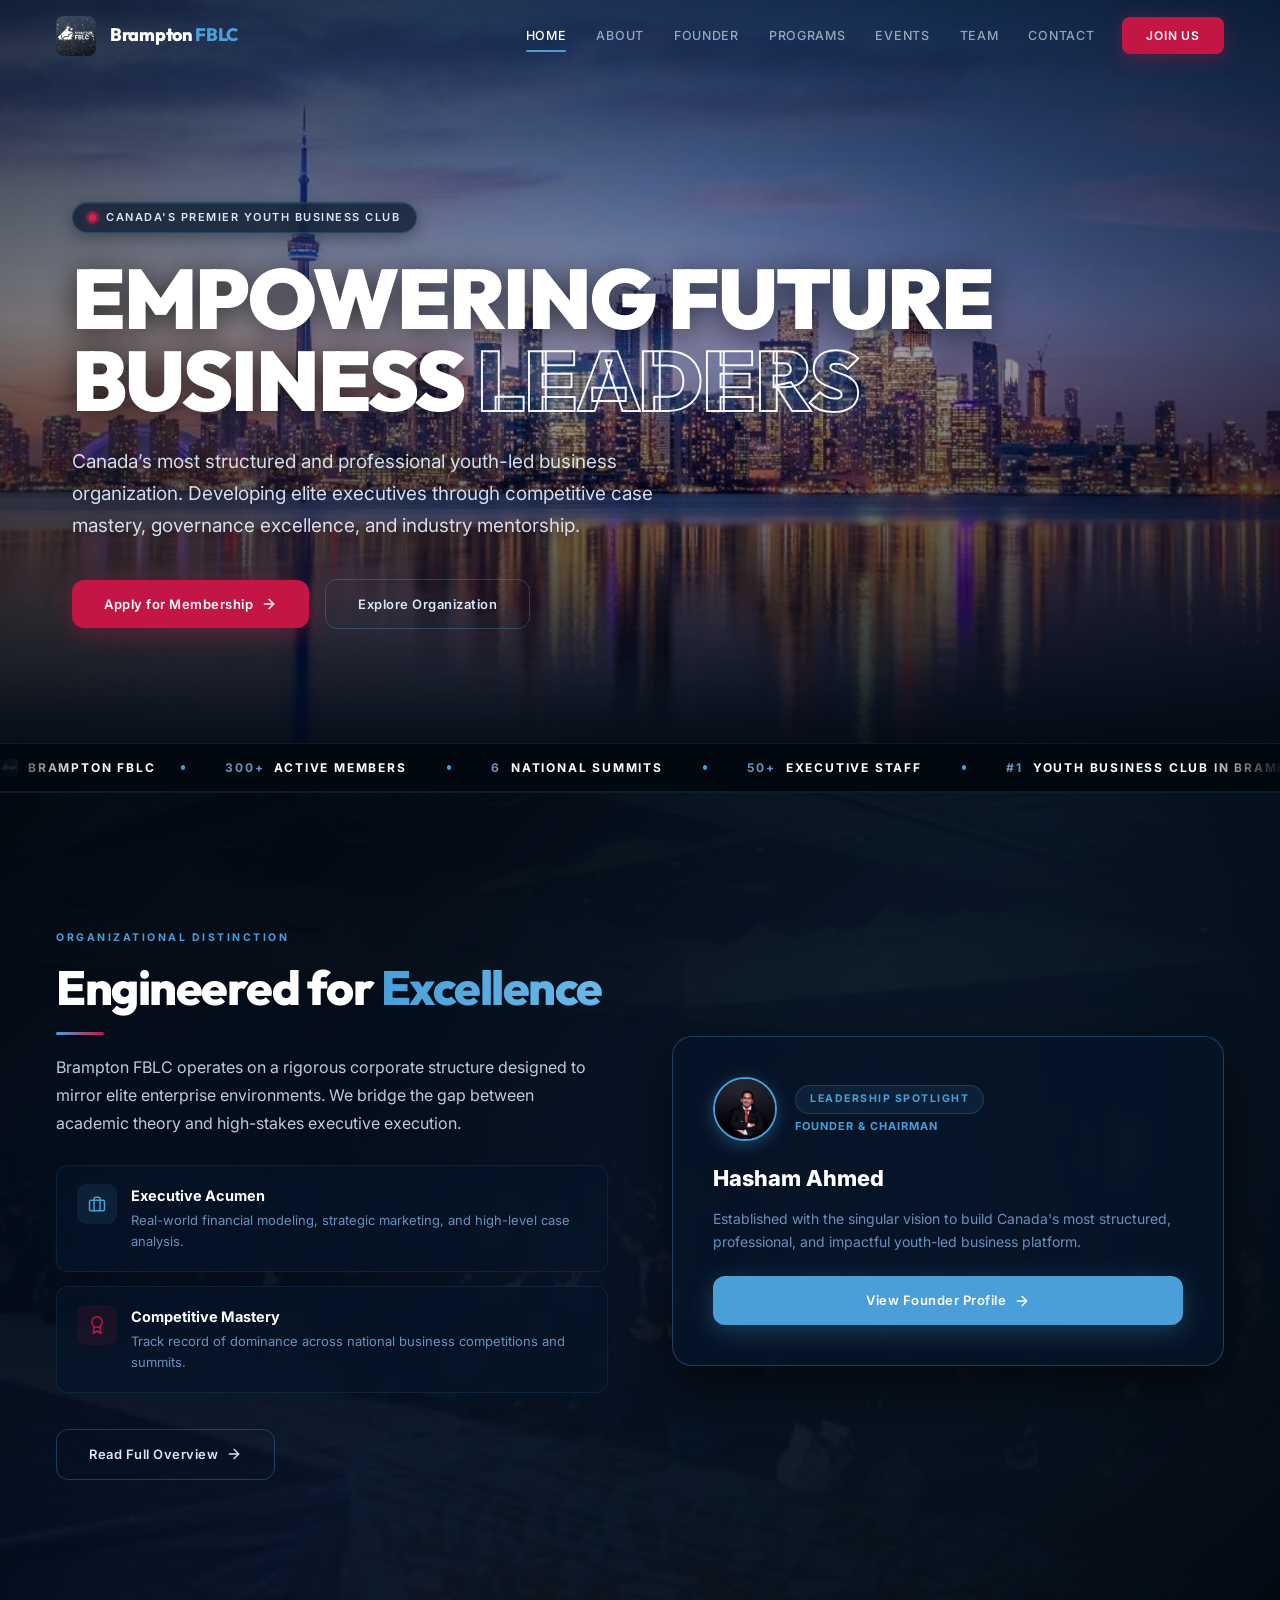
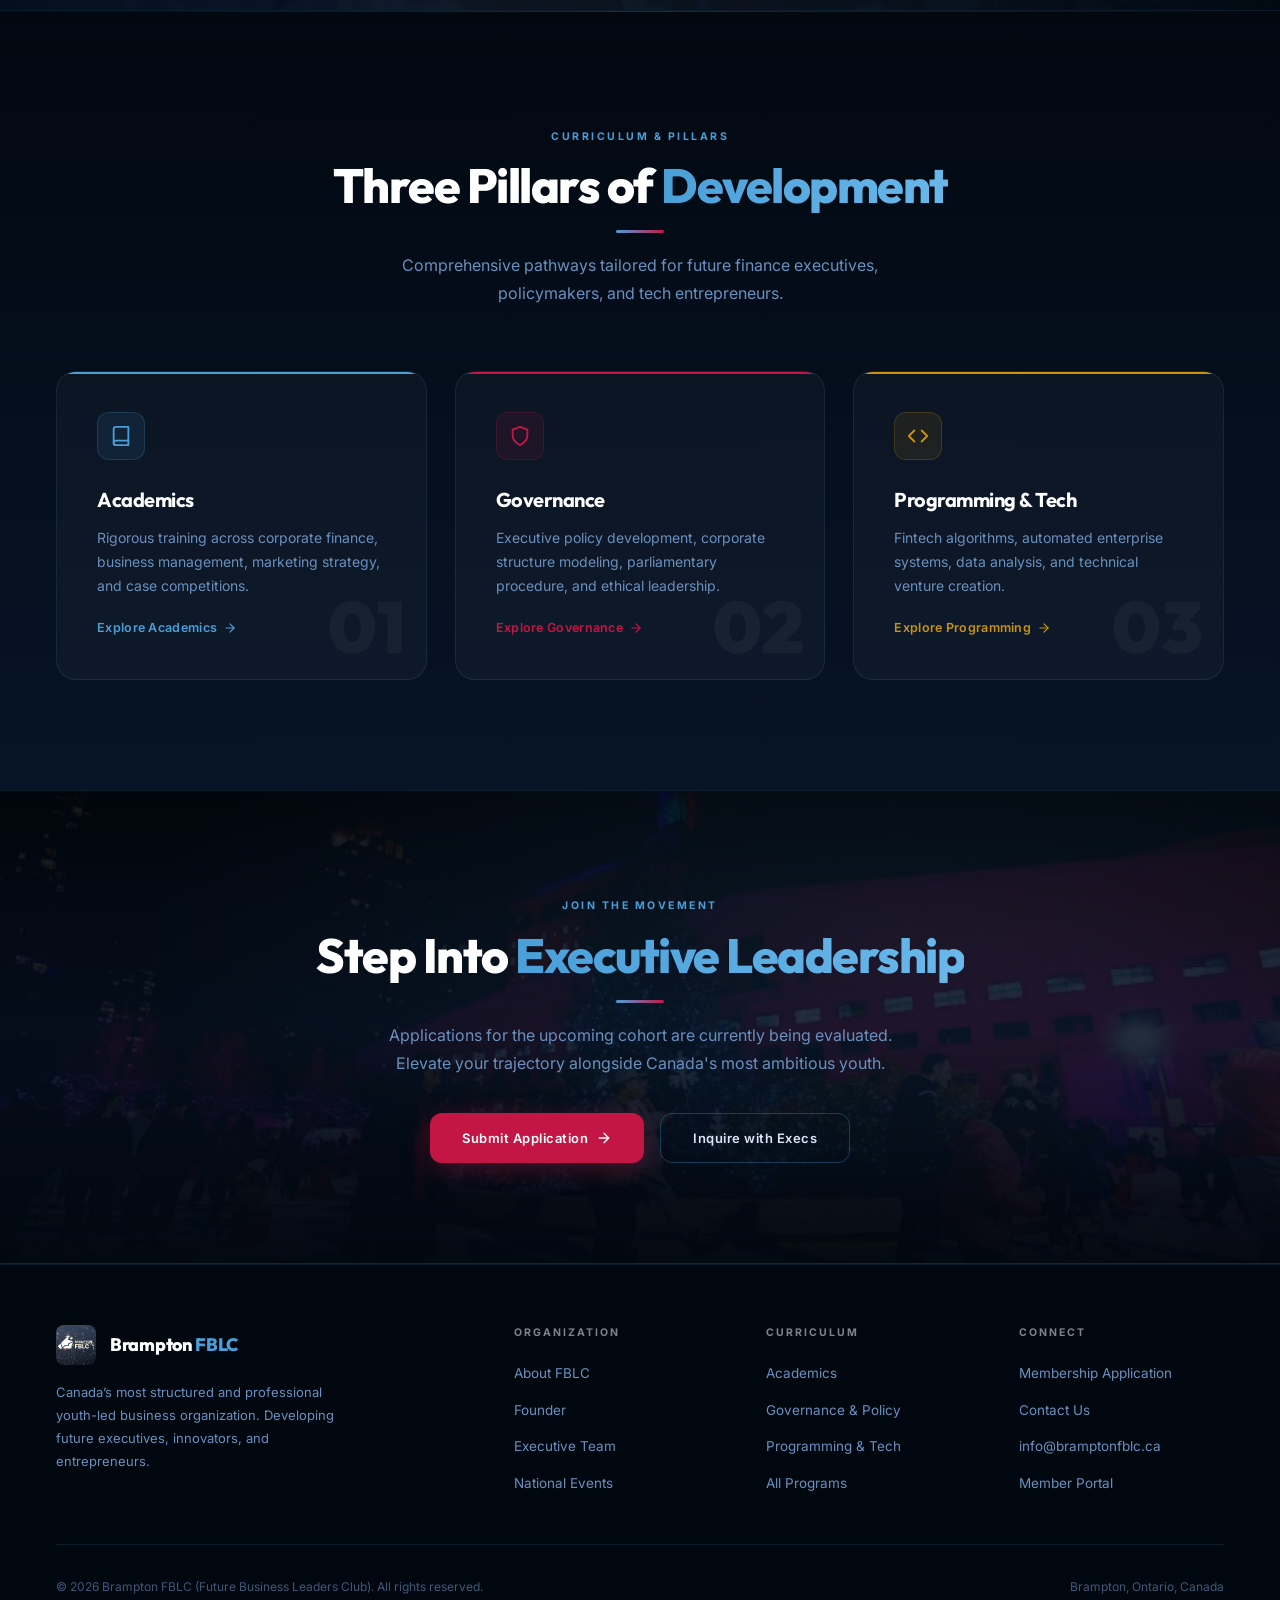
<file: index.html>
<!DOCTYPE html>
<html lang="en">
<head>
  <meta charset="UTF-8">
  <meta name="viewport" content="width=device-width, initial-scale=1.0">
  <title>Empowering Future Business Leaders | Brampton FBLC</title>
  <meta name="description" content="Brampton Future Business Leaders Club - Canada's most structured and professional youth-led business leadership organization.">
  <link rel="icon" type="image/png" href="images/logo.png">
  <link rel="shortcut icon" type="image/png" href="images/logo.png">
  <link rel="stylesheet" href="css/style.css">
</head>
<body class="pt-out">

  <!-- Page Transition Curtain -->
  <div id="pt">
    <div class="pt-strip"></div>
    <div class="pt-strip"></div>
    <div class="pt-strip"></div>
    <div class="pt-strip"></div>
    <div class="pt-strip"></div>
  </div>

  <canvas id="particle-canvas"></canvas>

  <!-- Navbar -->
  <nav id="navbar">
    <a href="index.html" class="nav-logo">
      <div class="nav-logo-mark" style="background: transparent; overflow: hidden; border-radius: 8px;">
        <img src="images/logo.png" alt="Brampton FBLC Logo" style="width: 100%; height: 100%; object-fit: contain;">
      </div>
      <div class="nav-logo-text">Brampton <em>FBLC</em></div>
    </a>

    <ul class="nav-links">
      <li><a href="index.html" class="active">Home</a></li>
      <li><a href="about.html" class="">About</a></li>
      <li><a href="founder.html" class="">Founder</a></li>
      <li class="has-sub">
        <a href="programs.html" class="">Programs</a>
        <div class="nav-dropdown">
          <a href="programs.html">Overview</a>
          <a href="academics.html">Academics</a>
          <a href="governance.html">Governance</a>
          <a href="programming.html">Programming & Tech</a>
        </div>
      </li>
      <li><a href="events.html" class="">Events</a></li>
      <li><a href="team.html" class="">Team</a></li>
      <li><a href="contact.html" class="">Contact</a></li>
      <li><a href="join.html" class="nav-cta-btn">Join Us</a></li>
    </ul>

    <div class="hamburger" id="hamburger" aria-label="Toggle navigation">
      <span></span><span></span><span></span>
    </div>
  </nav>

  <!-- Mobile Menu -->
  <div class="mob-menu" id="mob-menu">
    <a href="index.html">Home</a>
    <a href="about.html">About</a>
    <a href="founder.html">Founder: Hasham Ahmed</a>
    <a href="programs.html">Programs Overview</a>
    <div class="mob-sub">
      <a href="academics.html">Academics</a>
      <a href="governance.html">Governance</a>
      <a href="programming.html">Programming & Tech</a>
    </div>
    <a href="events.html">Events</a>
    <a href="team.html">Team</a>
    <a href="contact.html">Contact</a>
    <a href="join.html" style="color: var(--red-2); font-weight: 700;">Join Us</a>
  </div>

  <!-- Cinematic Skyline Hero Showcase -->
  <section class="skyline-showcase">
    <div class="skyline-bg"></div>
    <div class="skyline-overlay"></div>
    
    <div class="skyline-content">
      <div class="skyline-badge reveal d1">
        <span class="badge-dot"></span>
        <span>Canada's Premier Youth Business Club</span>
      </div>

      <h1 class="skyline-heading reveal d2">
        <span class="solid-text">Empowering Future</span>
        <span>Business <span class="hollow-text">Leaders</span></span>
      </h1>

      <p class="skyline-desc reveal d3">
        Canada’s most structured and professional youth-led business organization. Developing elite executives through competitive case mastery, governance excellence, and industry mentorship.
      </p>

      <div class="skyline-cta reveal d4">
        <a href="join.html" class="btn btn-red">Apply for Membership <svg viewBox="0 0 24 24" fill="none" stroke="currentColor" stroke-width="2" stroke-linecap="round" stroke-linejoin="round"><line x1="5" y1="12" x2="19" y2="12"></line><polyline points="12 5 19 12 12 19"></polyline></svg></a>
        <a href="about.html" class="btn btn-outline">Explore Organization</a>
      </div>
    </div>

    <!-- Live Executive Ticker (Infinite Seamless Circle Loop) -->
    <div class="skyline-ticker" aria-label="Club metrics live looping marquee">
      <div class="ticker-track">
        <!-- Set 1 -->
        <div class="ticker-item"><img src="images/logo.png" alt="FBLC Logo" style="width: 18px; height: 18px; object-fit: contain; vertical-align: middle;"> <em>Brampton FBLC</em></div>
        <div class="ticker-dot"></div>
        <div class="ticker-item">300+ <em>Active Members</em></div>
        <div class="ticker-dot"></div>
        <div class="ticker-item">6 <em>National Summits</em></div>
        <div class="ticker-dot"></div>
        <div class="ticker-item">50+ <em>Executive Staff</em></div>
        <div class="ticker-dot"></div>
        <div class="ticker-item">#1 <em>Youth Business Club in Brampton</em></div>
        <div class="ticker-dot"></div>
        <div class="ticker-item">100% <em>Student-Led &amp; Governed</em></div>
        <div class="ticker-dot"></div>
        <div class="ticker-item">3 Tracks: <em>Academics • Governance • Technology</em></div>
        <div class="ticker-dot"></div>

        <!-- Set 2 (Seamless Infinite Loop Duplicate) -->
        <div class="ticker-item"><img src="images/logo.png" alt="FBLC Logo" style="width: 18px; height: 18px; object-fit: contain; vertical-align: middle;"> <em>Brampton FBLC</em></div>
        <div class="ticker-dot"></div>
        <div class="ticker-item">300+ <em>Active Members</em></div>
        <div class="ticker-dot"></div>
        <div class="ticker-item">6 <em>National Summits</em></div>
        <div class="ticker-dot"></div>
        <div class="ticker-item">50+ <em>Executive Staff</em></div>
        <div class="ticker-dot"></div>
        <div class="ticker-item">#1 <em>Youth Business Club in Brampton</em></div>
        <div class="ticker-dot"></div>
        <div class="ticker-item">100% <em>Student-Led &amp; Governed</em></div>
        <div class="ticker-dot"></div>
        <div class="ticker-item">3 Tracks: <em>Academics • Governance • Technology</em></div>
        <div class="ticker-dot"></div>
      </div>
    </div>
  </section>

  <!-- Overview Highlight (Engineered for Excellence - Conference Background) -->
  <section class="excellence-section">
    <div class="excellence-bg"></div>
    <div class="excellence-overlay"></div>
    
    <div class="container excellence-content">
      <div style="display: grid; grid-template-columns: repeat(auto-fit, minmax(320px, 1fr)); gap: 64px; align-items: center;">
        <div class="rev-l">
          <span class="sec-tag">Organizational Distinction</span>
          <h2 class="sec-title">Engineered for <span>Excellence</span></h2>
          <div class="sec-divider"></div>
          <p class="sec-desc" style="color: rgba(216, 230, 245, 0.88);">
            Brampton FBLC operates on a rigorous corporate structure designed to mirror elite enterprise environments. We bridge the gap between academic theory and high-stakes executive execution.
          </p>
          <div class="feat-list">
            <div class="feat-item" style="background: rgba(7, 20, 40, 0.7); backdrop-filter: blur(8px); border: 1px solid var(--border);">
              <div class="feat-icon blue"><svg viewBox="0 0 24 24" fill="none" stroke="currentColor" stroke-width="2" stroke-linecap="round" stroke-linejoin="round"><rect x="2" y="7" width="20" height="14" rx="2" ry="2"></rect><path d="M16 21V5a2 2 0 0 0-2-2h-4a2 2 0 0 0-2 2v16"></path></svg></div>
              <div class="feat-content">
                <h4>Executive Acumen</h4>
                <p>Real-world financial modeling, strategic marketing, and high-level case analysis.</p>
              </div>
            </div>
            <div class="feat-item" style="background: rgba(7, 20, 40, 0.7); backdrop-filter: blur(8px); border: 1px solid var(--border);">
              <div class="feat-icon red"><svg viewBox="0 0 24 24" fill="none" stroke="currentColor" stroke-width="2" stroke-linecap="round" stroke-linejoin="round"><circle cx="12" cy="8" r="7"></circle><polyline points="8.21 13.89 7 23 12 20 17 23 15.79 13.88"></polyline></svg></div>
              <div class="feat-content">
                <h4>Competitive Mastery</h4>
                <p>Track record of dominance across national business competitions and summits.</p>
              </div>
            </div>
          </div>
          <div style="margin-top: 36px;">
            <a href="about.html" class="btn btn-outline">Read Full Overview <svg viewBox="0 0 24 24" fill="none" stroke="currentColor" stroke-width="2" stroke-linecap="round" stroke-linejoin="round"><line x1="5" y1="12" x2="19" y2="12"></line><polyline points="12 5 19 12 12 19"></polyline></svg></a>
          </div>
        </div>

        <div class="rev-r">
          <div class="excellence-glass-box tilt-card">
            <div style="display: flex; align-items: center; gap: 18px; margin-bottom: 20px;">
              <div style="width: 64px; height: 64px; border-radius: 50%; overflow: hidden; border: 2px solid var(--blue); flex-shrink: 0; box-shadow: 0 4px 16px rgba(74,159,216,0.35);">
                <img src="images/hasham_ahmed.jpg" alt="Hasham Ahmed" style="width: 100%; height: 100%; object-fit: cover; object-position: center top;">
              </div>
              <div>
                <div class="badge badge-blue" style="margin-bottom: 4px;">Leadership Spotlight</div>
                <div style="font-size: 11px; font-weight: 700; color: var(--blue); letter-spacing: 1px; text-transform: uppercase;">Founder & Chairman</div>
              </div>
            </div>
            <h3 style="font-size: 22px; font-weight: 800; color: #fff; margin-bottom: 10px;">Hasham Ahmed</h3>
            <p style="color: var(--muted); line-height: 1.7; font-size: 14px; margin-bottom: 22px;">
              Established with the singular vision to build Canada's most structured, professional, and impactful youth-led business platform.
            </p>
            <a href="founder.html" class="btn btn-blue" style="width: 100%; justify-content: center;">View Founder Profile <svg viewBox="0 0 24 24" fill="none" stroke="currentColor" stroke-width="2" stroke-linecap="round" stroke-linejoin="round"><line x1="5" y1="12" x2="19" y2="12"></line><polyline points="12 5 19 12 12 19"></polyline></svg></a>
          </div>
        </div>
      </div>
    </div>
  </section>

  <div class="glow-sep"></div>

  <!-- Core Pillars -->
  <section class="section-pad" style="background: linear-gradient(180deg, var(--deep) 0%, var(--navy) 100%);">
    <div class="container">
      <div class="text-center reveal" style="margin-bottom: 64px;">
        <span class="sec-tag">Curriculum & Pillars</span>
        <h2 class="sec-title">Three Pillars of <span>Development</span></h2>
        <div class="sec-divider"></div>
        <p class="sec-desc">Comprehensive pathways tailored for future finance executives, policymakers, and tech entrepreneurs.</p>
      </div>

      <div style="display: grid; grid-template-columns: repeat(auto-fit, minmax(300px, 1fr)); gap: 28px;">
        <div class="card prog-card tilt-card reveal d1">
          <div class="prog-num">01</div>
          <div class="prog-icon blue"><svg viewBox="0 0 24 24" fill="none" stroke="currentColor" stroke-width="2" stroke-linecap="round" stroke-linejoin="round"><path d="M4 19.5A2.5 2.5 0 0 1 6.5 17H20"></path><path d="M6.5 2H20v20H6.5A2.5 2.5 0 0 1 4 19.5v-15A2.5 2.5 0 0 1 6.5 2z"></path></svg></div>
          <h3>Academics</h3>
          <p>Rigorous training across corporate finance, business management, marketing strategy, and case competitions.</p>
          <a href="academics.html" class="card-link">Explore Academics <svg viewBox="0 0 24 24" fill="none" stroke="currentColor" stroke-width="2" stroke-linecap="round" stroke-linejoin="round"><line x1="5" y1="12" x2="19" y2="12"></line><polyline points="12 5 19 12 12 19"></polyline></svg></a>
        </div>

        <div class="card prog-card red tilt-card reveal d2">
          <div class="prog-num">02</div>
          <div class="prog-icon red"><svg viewBox="0 0 24 24" fill="none" stroke="currentColor" stroke-width="2" stroke-linecap="round" stroke-linejoin="round"><path d="M12 22s8-4 8-10V5l-8-3-8 3v7c0 6 8 10 8 10z"></path></svg></div>
          <h3>Governance</h3>
          <p>Executive policy development, corporate structure modeling, parliamentary procedure, and ethical leadership.</p>
          <a href="governance.html" class="card-link red">Explore Governance <svg viewBox="0 0 24 24" fill="none" stroke="currentColor" stroke-width="2" stroke-linecap="round" stroke-linejoin="round"><line x1="5" y1="12" x2="19" y2="12"></line><polyline points="12 5 19 12 12 19"></polyline></svg></a>
        </div>

        <div class="card prog-card gold tilt-card reveal d3">
          <div class="prog-num">03</div>
          <div class="prog-icon gold"><svg viewBox="0 0 24 24" fill="none" stroke="currentColor" stroke-width="2" stroke-linecap="round" stroke-linejoin="round"><polyline points="16 18 22 12 16 6"></polyline><polyline points="8 6 2 12 8 18"></polyline></svg></div>
          <h3>Programming & Tech</h3>
          <p>Fintech algorithms, automated enterprise systems, data analysis, and technical venture creation.</p>
          <a href="programming.html" class="card-link" style="color: var(--gold);">Explore Programming <svg viewBox="0 0 24 24" fill="none" stroke="currentColor" stroke-width="2" stroke-linecap="round" stroke-linejoin="round"><line x1="5" y1="12" x2="19" y2="12"></line><polyline points="12 5 19 12 12 19"></polyline></svg></a>
        </div>
      </div>
    </div>
  </section>

  <!-- CTA Banner with Brampton City Hall Night Background -->
  <section class="page-hero" style="padding: 100px 56px; border-top: 1px solid var(--border);">
    <div class="page-hero-bg bg-brampton-night"></div>
    <div class="page-hero-overlay"></div>
    <div class="container text-center reveal page-hero-inner" style="max-width: 800px; margin: 0 auto;">
      <span class="sec-tag">Join the Movement</span>
      <h2 class="sec-title">Step Into <span>Executive Leadership</span></h2>
      <div class="sec-divider"></div>
      <p class="sec-desc" style="margin-bottom: 36px;">
        Applications for the upcoming cohort are currently being evaluated. Elevate your trajectory alongside Canada's most ambitious youth.
      </p>
      <div style="display: flex; gap: 16px; justify-content: center; flex-wrap: wrap;">
        <a href="join.html" class="btn btn-red">Submit Application <svg viewBox="0 0 24 24" fill="none" stroke="currentColor" stroke-width="2" stroke-linecap="round" stroke-linejoin="round"><line x1="5" y1="12" x2="19" y2="12"></line><polyline points="12 5 19 12 12 19"></polyline></svg></a>
        <a href="contact.html" class="btn btn-outline">Inquire with Execs</a>
      </div>
    </div>
  </section>

  <!-- Footer -->
  <footer>
    <div class="ft-top">
      <div class="ft-brand">
        <a href="index.html" class="nav-logo">
          <div class="nav-logo-mark" style="background: transparent; overflow: hidden; border-radius: 8px;">
            <img src="images/logo.png" alt="Brampton FBLC Logo" style="width: 100%; height: 100%; object-fit: contain;">
          </div>
          <div class="nav-logo-text">Brampton <em>FBLC</em></div>
        </a>
        <p>Canada’s most structured and professional youth-led business organization. Developing future executives, innovators, and entrepreneurs.</p>
      </div>

      <div class="ft-col">
        <h5>Organization</h5>
        <ul>
          <li><a href="about.html">About FBLC</a></li>
          <li><a href="founder.html">Founder</a></li>
          <li><a href="team.html">Executive Team</a></li>
          <li><a href="events.html">National Events</a></li>
        </ul>
      </div>

      <div class="ft-col">
        <h5>Curriculum</h5>
        <ul>
          <li><a href="academics.html">Academics</a></li>
          <li><a href="governance.html">Governance & Policy</a></li>
          <li><a href="programming.html">Programming & Tech</a></li>
          <li><a href="programs.html">All Programs</a></li>
        </ul>
      </div>

      <div class="ft-col">
        <h5>Connect</h5>
        <ul>
          <li><a href="join.html">Membership Application</a></li>
          <li><a href="contact.html">Contact Us</a></li>
          <li><a href="mailto:info@bramptonfblc.ca">info@bramptonfblc.ca</a></li>
          <li><a href="#">Member Portal</a></li>
        </ul>
      </div>
    </div>

    <div class="ft-bottom">
      <p>&copy; 2026 Brampton FBLC (Future Business Leaders Club). All rights reserved.</p>
      <p>Brampton, Ontario, Canada</p>
    </div>
  </footer>

  <script src="js/main.js"></script>
</body>
</html>
</file>
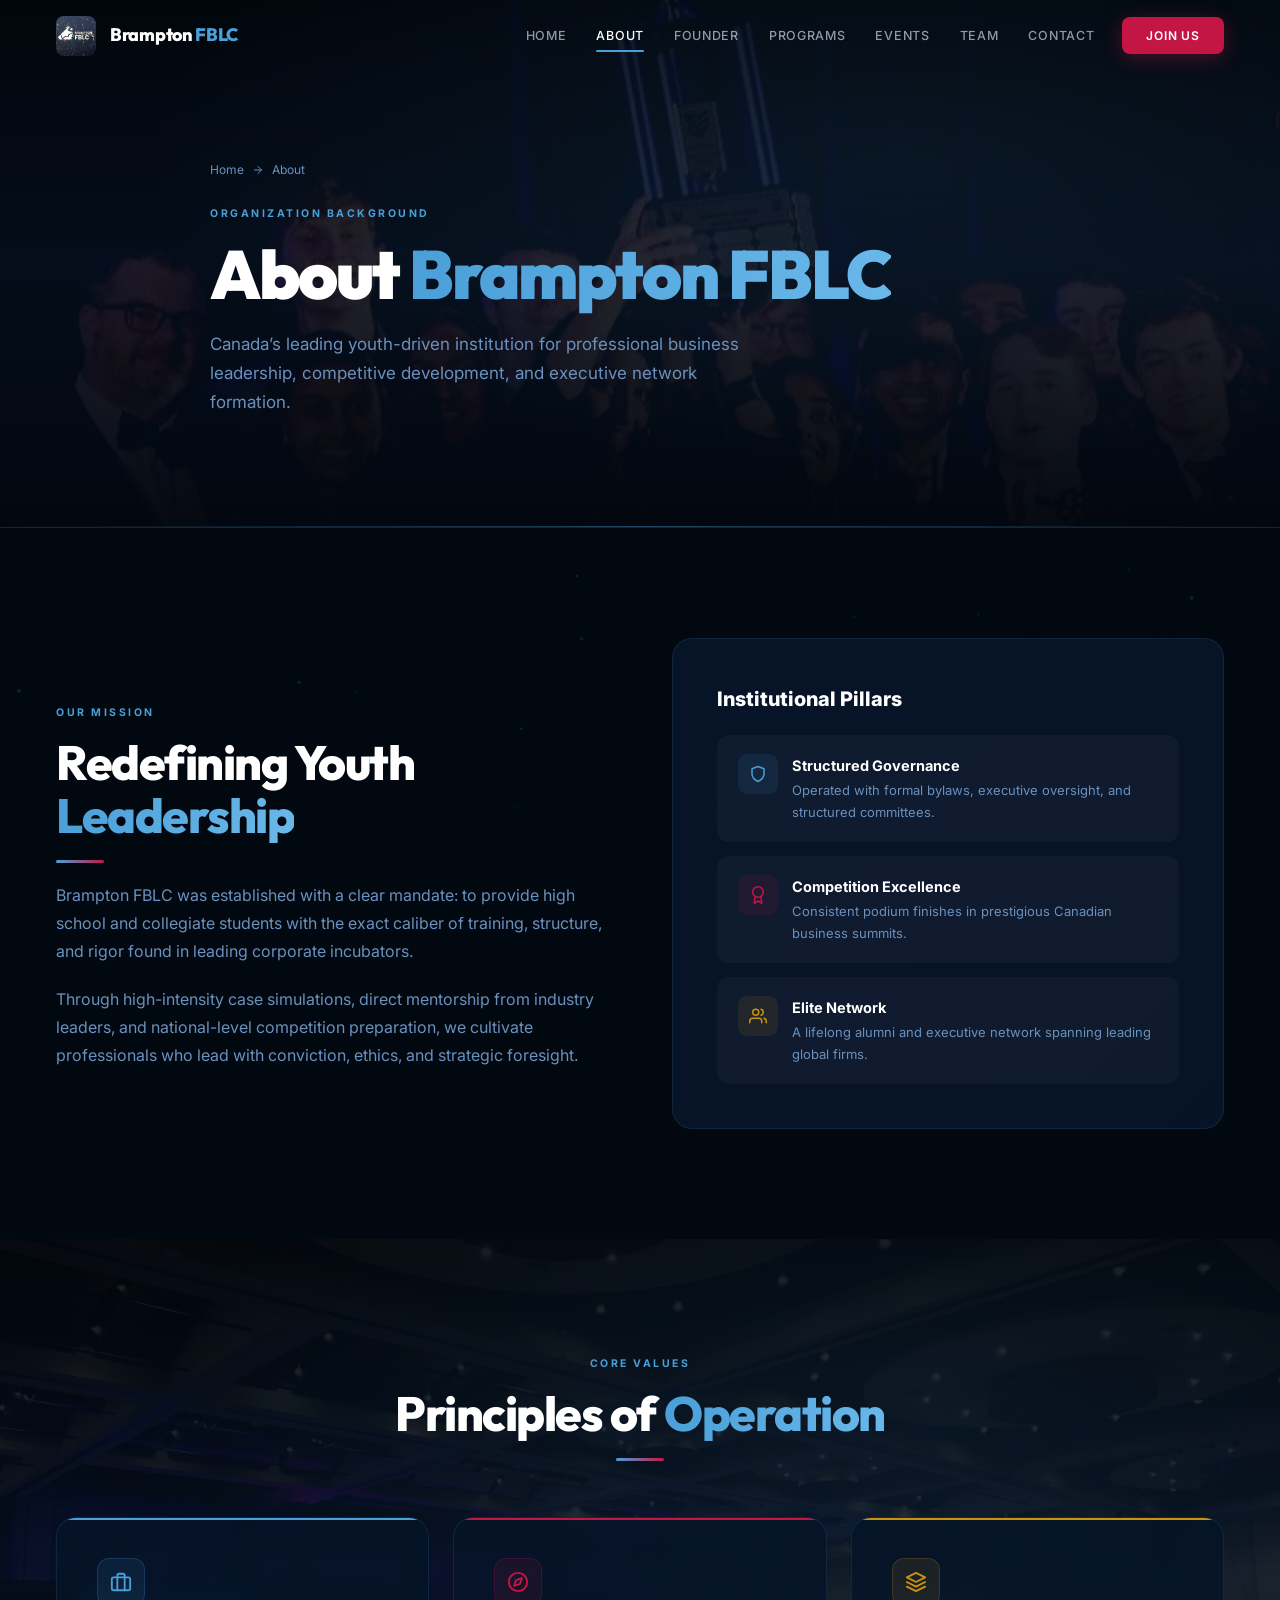
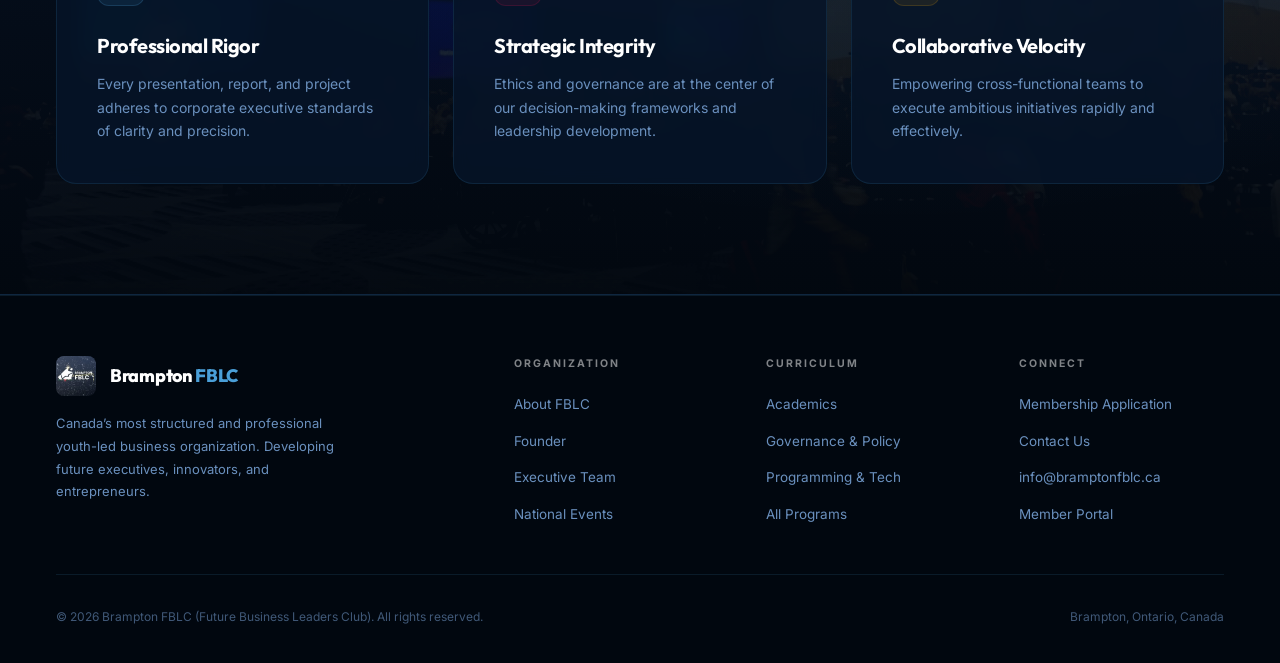
<file: about.html>
<!DOCTYPE html>
<html lang="en">
<head>
  <meta charset="UTF-8">
  <meta name="viewport" content="width=device-width, initial-scale=1.0">
  <title>About Brampton FBLC | Brampton FBLC</title>
  <meta name="description" content="Brampton Future Business Leaders Club - Canada's most structured and professional youth-led business leadership organization.">
  <link rel="icon" type="image/png" href="images/logo.png">
  <link rel="shortcut icon" type="image/png" href="images/logo.png">
  <link rel="stylesheet" href="css/style.css">
</head>
<body class="pt-out">

  <!-- Page Transition Curtain -->
  <div id="pt">
    <div class="pt-strip"></div>
    <div class="pt-strip"></div>
    <div class="pt-strip"></div>
    <div class="pt-strip"></div>
    <div class="pt-strip"></div>
  </div>

  <canvas id="particle-canvas"></canvas>

  <!-- Navbar -->
  <nav id="navbar">
    <a href="index.html" class="nav-logo">
      <div class="nav-logo-mark" style="background: transparent; overflow: hidden; border-radius: 8px;">
        <img src="images/logo.png" alt="Brampton FBLC Logo" style="width: 100%; height: 100%; object-fit: contain;">
      </div>
      <div class="nav-logo-text">Brampton <em>FBLC</em></div>
    </a>

    <ul class="nav-links">
      <li><a href="index.html" class="">Home</a></li>
      <li><a href="about.html" class="active">About</a></li>
      <li><a href="founder.html" class="">Founder</a></li>
      <li class="has-sub">
        <a href="programs.html" class="">Programs</a>
        <div class="nav-dropdown">
          <a href="programs.html">Overview</a>
          <a href="academics.html">Academics</a>
          <a href="governance.html">Governance</a>
          <a href="programming.html">Programming & Tech</a>
        </div>
      </li>
      <li><a href="events.html" class="">Events</a></li>
      <li><a href="team.html" class="">Team</a></li>
      <li><a href="contact.html" class="">Contact</a></li>
      <li><a href="join.html" class="nav-cta-btn">Join Us</a></li>
    </ul>

    <div class="hamburger" id="hamburger" aria-label="Toggle navigation">
      <span></span><span></span><span></span>
    </div>
  </nav>

  <!-- Mobile Menu -->
  <div class="mob-menu" id="mob-menu">
    <a href="index.html">Home</a>
    <a href="about.html">About</a>
    <a href="founder.html">Founder: Hasham Ahmed</a>
    <a href="programs.html">Programs Overview</a>
    <div class="mob-sub">
      <a href="academics.html">Academics</a>
      <a href="governance.html">Governance</a>
      <a href="programming.html">Programming & Tech</a>
    </div>
    <a href="events.html">Events</a>
    <a href="team.html">Team</a>
    <a href="contact.html">Contact</a>
    <a href="join.html" style="color: var(--red-2); font-weight: 700;">Join Us</a>
  </div>

  <div class="page-hero">
    <div class="page-hero-bg bg-trophy-celebration"></div>
    <div class="page-hero-overlay"></div>
    <div class="container page-hero-inner">
      <div class="breadcrumb">
        <a href="index.html">Home</a> <svg viewBox="0 0 24 24" fill="none" stroke="currentColor" stroke-width="2" stroke-linecap="round" stroke-linejoin="round"><line x1="5" y1="12" x2="19" y2="12"></line><polyline points="12 5 19 12 12 19"></polyline></svg> <span>About</span>
      </div>
      <span class="ph-tag">Organization Background</span>
      <h1 class="ph-title">About <span>Brampton FBLC</span></h1>
      <p class="ph-desc">
        Canada’s leading youth-driven institution for professional business leadership, competitive development, and executive network formation.
      </p>
    </div>
    <div class="ph-line"></div>
  </div>

  <section class="section-pad">
    <div class="container">
      <div style="display: grid; grid-template-columns: repeat(auto-fit, minmax(320px, 1fr)); gap: 64px; align-items: center;">
        <div class="rev-l">
          <span class="sec-tag">Our Mission</span>
          <h2 class="sec-title">Redefining Youth <span>Leadership</span></h2>
          <div class="sec-divider"></div>
          <p class="sec-desc" style="margin-bottom: 20px;">
            Brampton FBLC was established with a clear mandate: to provide high school and collegiate students with the exact caliber of training, structure, and rigor found in leading corporate incubators.
          </p>
          <p class="sec-desc">
            Through high-intensity case simulations, direct mentorship from industry leaders, and national-level competition preparation, we cultivate professionals who lead with conviction, ethics, and strategic foresight.
          </p>
        </div>

        <div class="rev-r">
          <div class="card" style="padding: 44px; background: linear-gradient(135deg, var(--navy), rgba(7,20,40,0.95));">
            <h3 style="font-size: 20px; font-weight: 800; color: #fff; margin-bottom: 20px;">Institutional Pillars</h3>
            <div class="feat-list" style="margin-top: 0;">
              <div class="feat-item">
                <div class="feat-icon blue"><svg viewBox="0 0 24 24" fill="none" stroke="currentColor" stroke-width="2" stroke-linecap="round" stroke-linejoin="round"><path d="M12 22s8-4 8-10V5l-8-3-8 3v7c0 6 8 10 8 10z"></path></svg></div>
                <div class="feat-content">
                  <h4>Structured Governance</h4>
                  <p>Operated with formal bylaws, executive oversight, and structured committees.</p>
                </div>
              </div>
              <div class="feat-item">
                <div class="feat-icon red"><svg viewBox="0 0 24 24" fill="none" stroke="currentColor" stroke-width="2" stroke-linecap="round" stroke-linejoin="round"><circle cx="12" cy="8" r="7"></circle><polyline points="8.21 13.89 7 23 12 20 17 23 15.79 13.88"></polyline></svg></div>
                <div class="feat-content">
                  <h4>Competition Excellence</h4>
                  <p>Consistent podium finishes in prestigious Canadian business summits.</p>
                </div>
              </div>
              <div class="feat-item">
                <div class="feat-icon gold"><svg viewBox="0 0 24 24" fill="none" stroke="currentColor" stroke-width="2" stroke-linecap="round" stroke-linejoin="round"><path d="M17 21v-2a4 4 0 0 0-4-4H5a4 4 0 0 0-4 4v2"></path><circle cx="9" cy="7" r="4"></circle><path d="M23 21v-2a4 4 0 0 0-3-3.87"></path><path d="M16 3.13a4 4 0 0 1 0 7.75"></path></svg></div>
                <div class="feat-content">
                  <h4>Elite Network</h4>
                  <p>A lifelong alumni and executive network spanning leading global firms.</p>
                </div>
              </div>
            </div>
          </div>
        </div>
      </div>
    </div>
  </section>

  <!-- Values with FBLA Stage Backdrop -->
  <section class="page-hero" style="padding: 110px 56px;">
    <div class="page-hero-bg bg-fbla-stage"></div>
    <div class="page-hero-overlay"></div>
    <div class="container page-hero-inner" style="max-width: 1200px;">
      <div class="text-center reveal" style="margin-bottom: 56px;">
        <span class="sec-tag">Core Values</span>
        <h2 class="sec-title">Principles of <span>Operation</span></h2>
        <div class="sec-divider"></div>
      </div>

      <div style="display: grid; grid-template-columns: repeat(auto-fit, minmax(280px, 1fr)); gap: 24px;">
        <div class="card prog-card reveal d1" style="background: rgba(7, 20, 40, 0.85); backdrop-filter: blur(8px);">
          <div class="prog-icon blue"><svg viewBox="0 0 24 24" fill="none" stroke="currentColor" stroke-width="2" stroke-linecap="round" stroke-linejoin="round"><rect x="2" y="7" width="20" height="14" rx="2" ry="2"></rect><path d="M16 21V5a2 2 0 0 0-2-2h-4a2 2 0 0 0-2 2v16"></path></svg></div>
          <h3>Professional Rigor</h3>
          <p>Every presentation, report, and project adheres to corporate executive standards of clarity and precision.</p>
        </div>

        <div class="card prog-card red reveal d2" style="background: rgba(7, 20, 40, 0.85); backdrop-filter: blur(8px);">
          <div class="prog-icon red"><svg viewBox="0 0 24 24" fill="none" stroke="currentColor" stroke-width="2" stroke-linecap="round" stroke-linejoin="round"><circle cx="12" cy="12" r="10"></circle><polygon points="16.24 7.76 14.12 14.12 7.76 16.24 9.88 9.88 16.24 7.76"></polygon></svg></div>
          <h3>Strategic Integrity</h3>
          <p>Ethics and governance are at the center of our decision-making frameworks and leadership development.</p>
        </div>

        <div class="card prog-card gold reveal d3" style="background: rgba(7, 20, 40, 0.85); backdrop-filter: blur(8px);">
          <div class="prog-icon gold"><svg viewBox="0 0 24 24" fill="none" stroke="currentColor" stroke-width="2" stroke-linecap="round" stroke-linejoin="round"><polygon points="12 2 2 7 12 12 22 7 12 2"></polygon><polyline points="2 17 12 22 22 17"></polyline><polyline points="2 12 12 17 22 12"></polyline></svg></div>
          <h3>Collaborative Velocity</h3>
          <p>Empowering cross-functional teams to execute ambitious initiatives rapidly and effectively.</p>
        </div>
      </div>
    </div>
  </section>

  <!-- Footer -->
  <footer>
    <div class="ft-top">
      <div class="ft-brand">
        <a href="index.html" class="nav-logo">
          <div class="nav-logo-mark" style="background: transparent; overflow: hidden; border-radius: 8px;">
            <img src="images/logo.png" alt="Brampton FBLC Logo" style="width: 100%; height: 100%; object-fit: contain;">
          </div>
          <div class="nav-logo-text">Brampton <em>FBLC</em></div>
        </a>
        <p>Canada’s most structured and professional youth-led business organization. Developing future executives, innovators, and entrepreneurs.</p>
      </div>

      <div class="ft-col">
        <h5>Organization</h5>
        <ul>
          <li><a href="about.html">About FBLC</a></li>
          <li><a href="founder.html">Founder</a></li>
          <li><a href="team.html">Executive Team</a></li>
          <li><a href="events.html">National Events</a></li>
        </ul>
      </div>

      <div class="ft-col">
        <h5>Curriculum</h5>
        <ul>
          <li><a href="academics.html">Academics</a></li>
          <li><a href="governance.html">Governance & Policy</a></li>
          <li><a href="programming.html">Programming & Tech</a></li>
          <li><a href="programs.html">All Programs</a></li>
        </ul>
      </div>

      <div class="ft-col">
        <h5>Connect</h5>
        <ul>
          <li><a href="join.html">Membership Application</a></li>
          <li><a href="contact.html">Contact Us</a></li>
          <li><a href="mailto:info@bramptonfblc.ca">info@bramptonfblc.ca</a></li>
          <li><a href="#">Member Portal</a></li>
        </ul>
      </div>
    </div>

    <div class="ft-bottom">
      <p>&copy; 2026 Brampton FBLC (Future Business Leaders Club). All rights reserved.</p>
      <p>Brampton, Ontario, Canada</p>
    </div>
  </footer>

  <script src="js/main.js"></script>
</body>
</html>
</file>
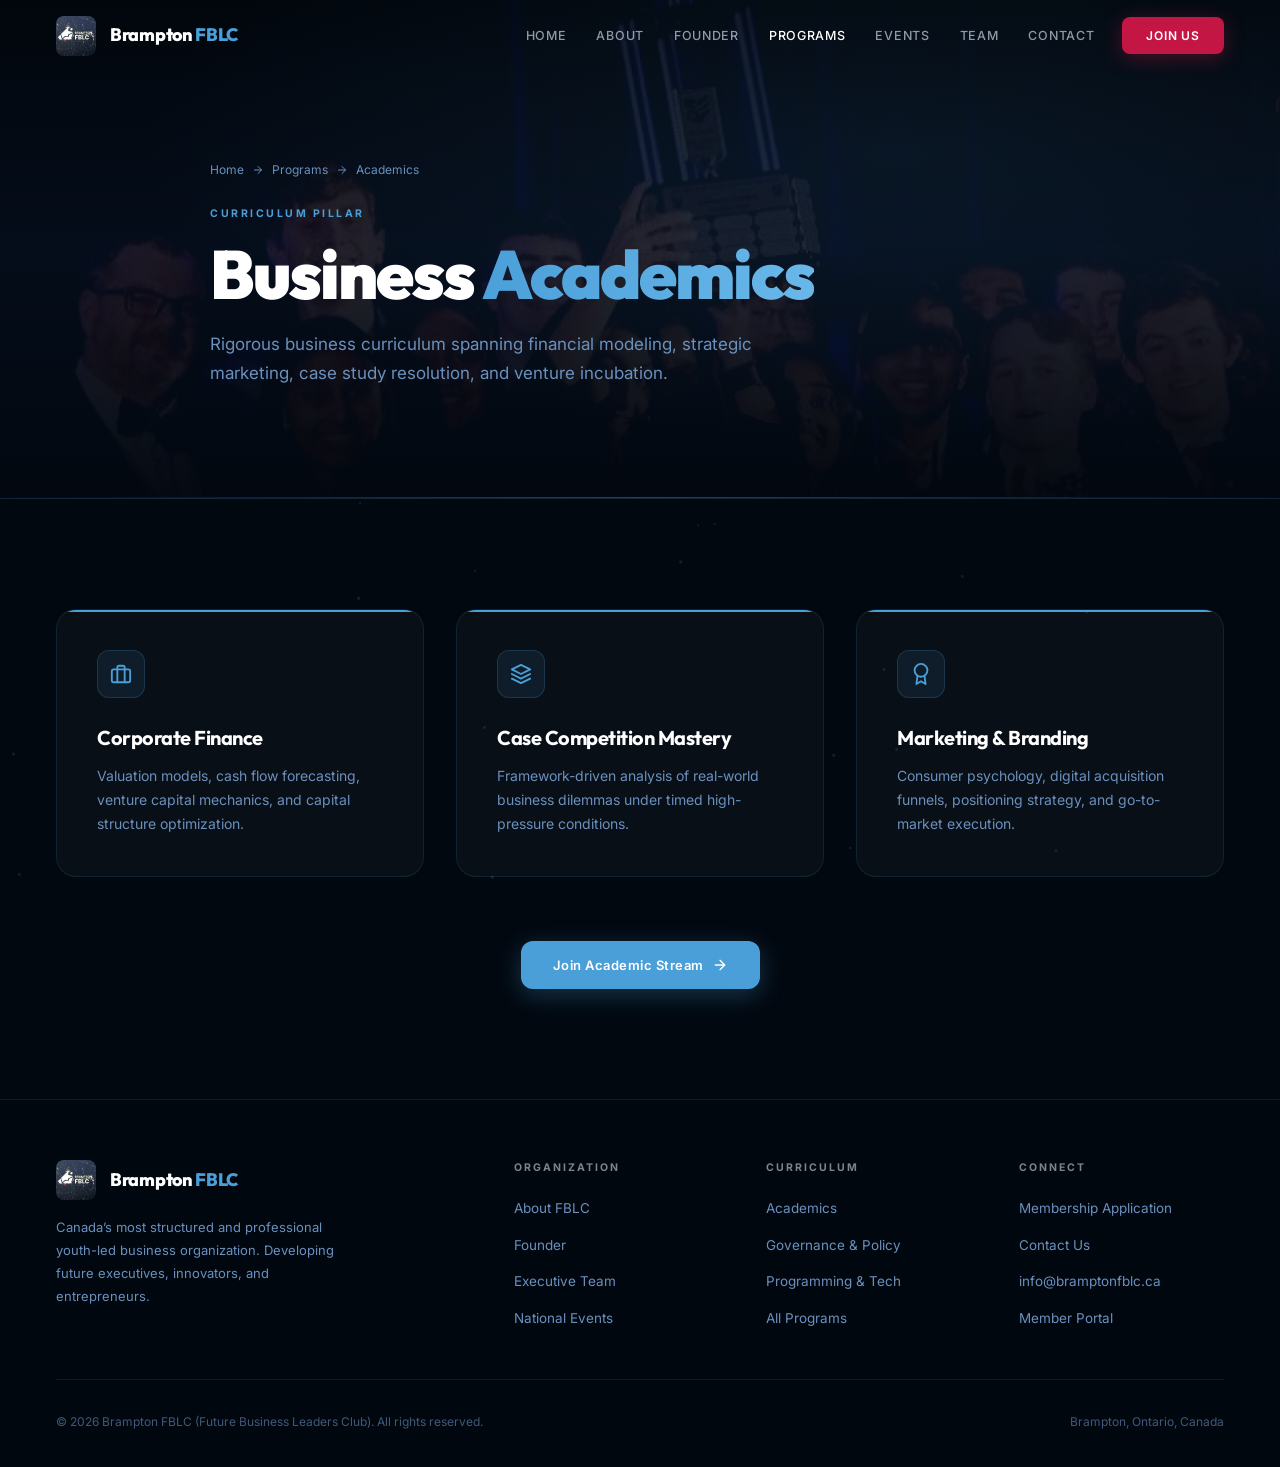
<file: academics.html>
<!DOCTYPE html>
<html lang="en">
<head>
  <meta charset="UTF-8">
  <meta name="viewport" content="width=device-width, initial-scale=1.0">
  <title>Academics Program | Brampton FBLC</title>
  <meta name="description" content="Brampton Future Business Leaders Club - Canada's most structured and professional youth-led business leadership organization.">
  <link rel="icon" type="image/png" href="images/logo.png">
  <link rel="shortcut icon" type="image/png" href="images/logo.png">
  <link rel="stylesheet" href="css/style.css">
</head>
<body class="pt-out">

  <!-- Page Transition Curtain -->
  <div id="pt">
    <div class="pt-strip"></div>
    <div class="pt-strip"></div>
    <div class="pt-strip"></div>
    <div class="pt-strip"></div>
    <div class="pt-strip"></div>
  </div>

  <canvas id="particle-canvas"></canvas>

  <!-- Navbar -->
  <nav id="navbar">
    <a href="index.html" class="nav-logo">
      <div class="nav-logo-mark" style="background: transparent; overflow: hidden; border-radius: 8px;">
        <img src="images/logo.png" alt="Brampton FBLC Logo" style="width: 100%; height: 100%; object-fit: contain;">
      </div>
      <div class="nav-logo-text">Brampton <em>FBLC</em></div>
    </a>

    <ul class="nav-links">
      <li><a href="index.html" class="">Home</a></li>
      <li><a href="about.html" class="">About</a></li>
      <li><a href="founder.html" class="">Founder</a></li>
      <li class="has-sub">
        <a href="programs.html" class="active">Programs</a>
        <div class="nav-dropdown">
          <a href="programs.html">Overview</a>
          <a href="academics.html">Academics</a>
          <a href="governance.html">Governance</a>
          <a href="programming.html">Programming & Tech</a>
        </div>
      </li>
      <li><a href="events.html" class="">Events</a></li>
      <li><a href="team.html" class="">Team</a></li>
      <li><a href="contact.html" class="">Contact</a></li>
      <li><a href="join.html" class="nav-cta-btn">Join Us</a></li>
    </ul>

    <div class="hamburger" id="hamburger" aria-label="Toggle navigation">
      <span></span><span></span><span></span>
    </div>
  </nav>

  <!-- Mobile Menu -->
  <div class="mob-menu" id="mob-menu">
    <a href="index.html">Home</a>
    <a href="about.html">About</a>
    <a href="founder.html">Founder: Hasham Ahmed</a>
    <a href="programs.html">Programs Overview</a>
    <div class="mob-sub">
      <a href="academics.html">Academics</a>
      <a href="governance.html">Governance</a>
      <a href="programming.html">Programming & Tech</a>
    </div>
    <a href="events.html">Events</a>
    <a href="team.html">Team</a>
    <a href="contact.html">Contact</a>
    <a href="join.html" style="color: var(--red-2); font-weight: 700;">Join Us</a>
  </div>

  <div class="page-hero">
    <div class="page-hero-bg bg-trophy-celebration"></div>
    <div class="page-hero-overlay"></div>
    <div class="container page-hero-inner">
      <div class="breadcrumb">
        <a href="index.html">Home</a> <svg viewBox="0 0 24 24" fill="none" stroke="currentColor" stroke-width="2" stroke-linecap="round" stroke-linejoin="round"><line x1="5" y1="12" x2="19" y2="12"></line><polyline points="12 5 19 12 12 19"></polyline></svg> <a href="programs.html">Programs</a> <svg viewBox="0 0 24 24" fill="none" stroke="currentColor" stroke-width="2" stroke-linecap="round" stroke-linejoin="round"><line x1="5" y1="12" x2="19" y2="12"></line><polyline points="12 5 19 12 12 19"></polyline></svg> <span>Academics</span>
      </div>
      <span class="ph-tag">Curriculum Pillar</span>
      <h1 class="ph-title">Business <span>Academics</span></h1>
      <p class="ph-desc">
        Rigorous business curriculum spanning financial modeling, strategic marketing, case study resolution, and venture incubation.
      </p>
    </div>
    <div class="ph-line"></div>
  </div>

  <section class="section-pad">
    <div class="container">
      <div style="display: grid; grid-template-columns: repeat(auto-fit, minmax(300px, 1fr)); gap: 32px;">
        <div class="card prog-card reveal d1">
          <div class="prog-icon blue"><svg viewBox="0 0 24 24" fill="none" stroke="currentColor" stroke-width="2" stroke-linecap="round" stroke-linejoin="round"><rect x="2" y="7" width="20" height="14" rx="2" ry="2"></rect><path d="M16 21V5a2 2 0 0 0-2-2h-4a2 2 0 0 0-2 2v16"></path></svg></div>
          <h3>Corporate Finance</h3>
          <p>Valuation models, cash flow forecasting, venture capital mechanics, and capital structure optimization.</p>
        </div>

        <div class="card prog-card reveal d2">
          <div class="prog-icon blue"><svg viewBox="0 0 24 24" fill="none" stroke="currentColor" stroke-width="2" stroke-linecap="round" stroke-linejoin="round"><polygon points="12 2 2 7 12 12 22 7 12 2"></polygon><polyline points="2 17 12 22 22 17"></polyline><polyline points="2 12 12 17 22 12"></polyline></svg></div>
          <h3>Case Competition Mastery</h3>
          <p>Framework-driven analysis of real-world business dilemmas under timed high-pressure conditions.</p>
        </div>

        <div class="card prog-card reveal d3">
          <div class="prog-icon blue"><svg viewBox="0 0 24 24" fill="none" stroke="currentColor" stroke-width="2" stroke-linecap="round" stroke-linejoin="round"><circle cx="12" cy="8" r="7"></circle><polyline points="8.21 13.89 7 23 12 20 17 23 15.79 13.88"></polyline></svg></div>
          <h3>Marketing & Branding</h3>
          <p>Consumer psychology, digital acquisition funnels, positioning strategy, and go-to-market execution.</p>
        </div>
      </div>

      <div class="text-center" style="margin-top: 64px;">
        <a href="join.html" class="btn btn-blue">Join Academic Stream <svg viewBox="0 0 24 24" fill="none" stroke="currentColor" stroke-width="2" stroke-linecap="round" stroke-linejoin="round"><line x1="5" y1="12" x2="19" y2="12"></line><polyline points="12 5 19 12 12 19"></polyline></svg></a>
      </div>
    </div>
  </section>

  <!-- Footer -->
  <footer>
    <div class="ft-top">
      <div class="ft-brand">
        <a href="index.html" class="nav-logo">
          <div class="nav-logo-mark" style="background: transparent; overflow: hidden; border-radius: 8px;">
            <img src="images/logo.png" alt="Brampton FBLC Logo" style="width: 100%; height: 100%; object-fit: contain;">
          </div>
          <div class="nav-logo-text">Brampton <em>FBLC</em></div>
        </a>
        <p>Canada’s most structured and professional youth-led business organization. Developing future executives, innovators, and entrepreneurs.</p>
      </div>

      <div class="ft-col">
        <h5>Organization</h5>
        <ul>
          <li><a href="about.html">About FBLC</a></li>
          <li><a href="founder.html">Founder</a></li>
          <li><a href="team.html">Executive Team</a></li>
          <li><a href="events.html">National Events</a></li>
        </ul>
      </div>

      <div class="ft-col">
        <h5>Curriculum</h5>
        <ul>
          <li><a href="academics.html">Academics</a></li>
          <li><a href="governance.html">Governance & Policy</a></li>
          <li><a href="programming.html">Programming & Tech</a></li>
          <li><a href="programs.html">All Programs</a></li>
        </ul>
      </div>

      <div class="ft-col">
        <h5>Connect</h5>
        <ul>
          <li><a href="join.html">Membership Application</a></li>
          <li><a href="contact.html">Contact Us</a></li>
          <li><a href="mailto:info@bramptonfblc.ca">info@bramptonfblc.ca</a></li>
          <li><a href="#">Member Portal</a></li>
        </ul>
      </div>
    </div>

    <div class="ft-bottom">
      <p>&copy; 2026 Brampton FBLC (Future Business Leaders Club). All rights reserved.</p>
      <p>Brampton, Ontario, Canada</p>
    </div>
  </footer>

  <script src="js/main.js"></script>
</body>
</html>
</file>
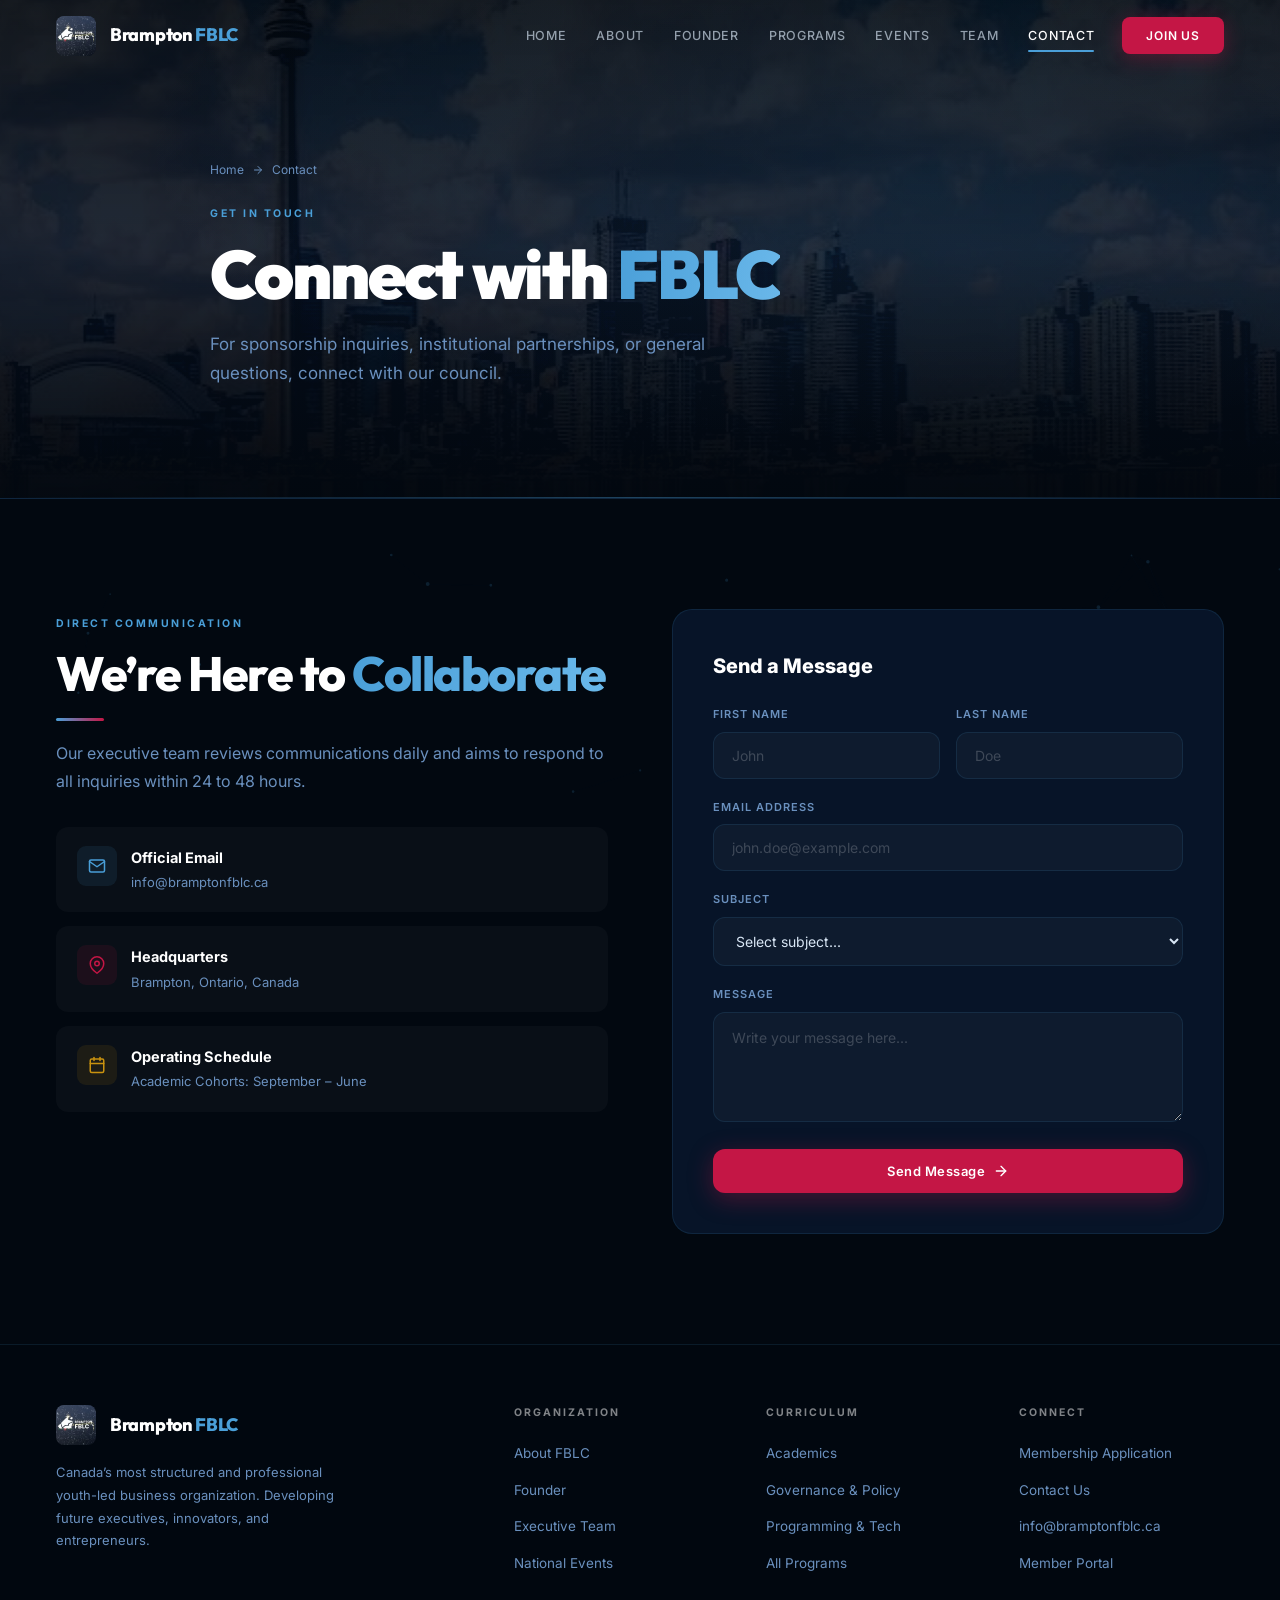
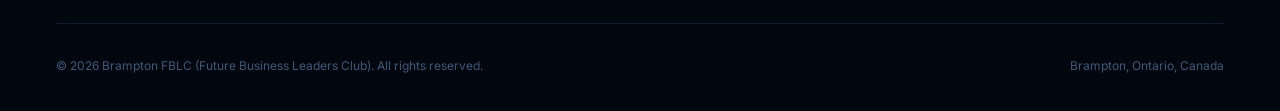
<file: contact.html>
<!DOCTYPE html>
<html lang="en">
<head>
  <meta charset="UTF-8">
  <meta name="viewport" content="width=device-width, initial-scale=1.0">
  <title>Contact Us | Brampton FBLC</title>
  <meta name="description" content="Brampton Future Business Leaders Club - Canada's most structured and professional youth-led business leadership organization.">
  <link rel="icon" type="image/png" href="images/logo.png">
  <link rel="shortcut icon" type="image/png" href="images/logo.png">
  <link rel="stylesheet" href="css/style.css">
</head>
<body class="pt-out">

  <!-- Page Transition Curtain -->
  <div id="pt">
    <div class="pt-strip"></div>
    <div class="pt-strip"></div>
    <div class="pt-strip"></div>
    <div class="pt-strip"></div>
    <div class="pt-strip"></div>
  </div>

  <canvas id="particle-canvas"></canvas>

  <!-- Navbar -->
  <nav id="navbar">
    <a href="index.html" class="nav-logo">
      <div class="nav-logo-mark" style="background: transparent; overflow: hidden; border-radius: 8px;">
        <img src="images/logo.png" alt="Brampton FBLC Logo" style="width: 100%; height: 100%; object-fit: contain;">
      </div>
      <div class="nav-logo-text">Brampton <em>FBLC</em></div>
    </a>

    <ul class="nav-links">
      <li><a href="index.html" class="">Home</a></li>
      <li><a href="about.html" class="">About</a></li>
      <li><a href="founder.html" class="">Founder</a></li>
      <li class="has-sub">
        <a href="programs.html" class="">Programs</a>
        <div class="nav-dropdown">
          <a href="programs.html">Overview</a>
          <a href="academics.html">Academics</a>
          <a href="governance.html">Governance</a>
          <a href="programming.html">Programming & Tech</a>
        </div>
      </li>
      <li><a href="events.html" class="">Events</a></li>
      <li><a href="team.html" class="">Team</a></li>
      <li><a href="contact.html" class="active">Contact</a></li>
      <li><a href="join.html" class="nav-cta-btn">Join Us</a></li>
    </ul>

    <div class="hamburger" id="hamburger" aria-label="Toggle navigation">
      <span></span><span></span><span></span>
    </div>
  </nav>

  <!-- Mobile Menu -->
  <div class="mob-menu" id="mob-menu">
    <a href="index.html">Home</a>
    <a href="about.html">About</a>
    <a href="founder.html">Founder: Hasham Ahmed</a>
    <a href="programs.html">Programs Overview</a>
    <div class="mob-sub">
      <a href="academics.html">Academics</a>
      <a href="governance.html">Governance</a>
      <a href="programming.html">Programming & Tech</a>
    </div>
    <a href="events.html">Events</a>
    <a href="team.html">Team</a>
    <a href="contact.html">Contact</a>
    <a href="join.html" style="color: var(--red-2); font-weight: 700;">Join Us</a>
  </div>

  <div class="page-hero">
    <div class="page-hero-bg bg-skyline-day"></div>
    <div class="page-hero-overlay"></div>
    <div class="container page-hero-inner">
      <div class="breadcrumb">
        <a href="index.html">Home</a> <svg viewBox="0 0 24 24" fill="none" stroke="currentColor" stroke-width="2" stroke-linecap="round" stroke-linejoin="round"><line x1="5" y1="12" x2="19" y2="12"></line><polyline points="12 5 19 12 12 19"></polyline></svg> <span>Contact</span>
      </div>
      <span class="ph-tag">Get in Touch</span>
      <h1 class="ph-title">Connect with <span>FBLC</span></h1>
      <p class="ph-desc">
        For sponsorship inquiries, institutional partnerships, or general questions, connect with our council.
      </p>
    </div>
    <div class="ph-line"></div>
  </div>

  <section class="section-pad">
    <div class="container">
      <div style="display: grid; grid-template-columns: repeat(auto-fit, minmax(320px, 1fr)); gap: 64px; align-items: start;">
        
        <div class="rev-l">
          <span class="sec-tag">Direct Communication</span>
          <h2 class="sec-title">We’re Here to <span>Collaborate</span></h2>
          <div class="sec-divider"></div>
          <p class="sec-desc" style="margin-bottom: 32px;">
            Our executive team reviews communications daily and aims to respond to all inquiries within 24 to 48 hours.
          </p>

          <div class="feat-list" style="margin-top: 0;">
            <div class="feat-item">
              <div class="feat-icon blue"><svg viewBox="0 0 24 24" fill="none" stroke="currentColor" stroke-width="2" stroke-linecap="round" stroke-linejoin="round"><path d="M4 4h16c1.1 0 2 .9 2 2v12c0 1.1-.9 2-2 2H4c-1.1 0-2-.9-2-2V6c0-1.1.9-2 2-2z"></path><polyline points="22,6 12,13 2,6"></polyline></svg></div>
              <div class="feat-content">
                <h4>Official Email</h4>
                <p>info@bramptonfblc.ca</p>
              </div>
            </div>

            <div class="feat-item">
              <div class="feat-icon red"><svg viewBox="0 0 24 24" fill="none" stroke="currentColor" stroke-width="2" stroke-linecap="round" stroke-linejoin="round"><path d="M21 10c0 7-9 13-9 13s-9-6-9-13a9 9 0 0 1 18 0z"></path><circle cx="12" cy="10" r="3"></circle></svg></div>
              <div class="feat-content">
                <h4>Headquarters</h4>
                <p>Brampton, Ontario, Canada</p>
              </div>
            </div>

            <div class="feat-item">
              <div class="feat-icon gold"><svg viewBox="0 0 24 24" fill="none" stroke="currentColor" stroke-width="2" stroke-linecap="round" stroke-linejoin="round"><rect x="3" y="4" width="18" height="18" rx="2" ry="2"></rect><line x1="16" y1="2" x2="16" y2="6"></line><line x1="8" y1="2" x2="8" y2="6"></line><line x1="3" y1="10" x2="21" y2="10"></line></svg></div>
              <div class="feat-content">
                <h4>Operating Schedule</h4>
                <p>Academic Cohorts: September – June</p>
              </div>
            </div>
          </div>
        </div>

        <div class="rev-r">
          <div class="card" style="padding: 40px; background: var(--navy); border: 1px solid var(--border);">
            <h3 style="font-size: 20px; font-weight: 800; color: #fff; margin-bottom: 24px;">Send a Message</h3>
            
            <form onsubmit="event.preventDefault(); alert('Thank you for contacting Brampton FBLC. An executive officer will respond shortly.');">
              <div class="form-row">
                <div class="form-group">
                  <label>First Name</label>
                  <input type="text" required placeholder="John">
                </div>
                <div class="form-group">
                  <label>Last Name</label>
                  <input type="text" required placeholder="Doe">
                </div>
              </div>

              <div class="form-group">
                <label>Email Address</label>
                <input type="email" required placeholder="john.doe@example.com">
              </div>

              <div class="form-group">
                <label>Subject</label>
                <select required>
                  <option value="">Select subject...</option>
                  <option>Corporate Sponsorship & Partnerships</option>
                  <option>High School Chapter Inquiries</option>
                  <option>Competition & Event Inquiries</option>
                  <option>Executive Council Communication</option>
                  <option>General Inquiries</option>
                </select>
              </div>

              <div class="form-group">
                <label>Message</label>
                <textarea required placeholder="Write your message here..."></textarea>
              </div>

              <button type="submit" class="btn btn-red" style="width: 100%; justify-content: center;">Send Message <svg viewBox="0 0 24 24" fill="none" stroke="currentColor" stroke-width="2" stroke-linecap="round" stroke-linejoin="round"><line x1="5" y1="12" x2="19" y2="12"></line><polyline points="12 5 19 12 12 19"></polyline></svg></button>
            </form>
          </div>
        </div>

      </div>
    </div>
  </section>

  <!-- Footer -->
  <footer>
    <div class="ft-top">
      <div class="ft-brand">
        <a href="index.html" class="nav-logo">
          <div class="nav-logo-mark" style="background: transparent; overflow: hidden; border-radius: 8px;">
            <img src="images/logo.png" alt="Brampton FBLC Logo" style="width: 100%; height: 100%; object-fit: contain;">
          </div>
          <div class="nav-logo-text">Brampton <em>FBLC</em></div>
        </a>
        <p>Canada’s most structured and professional youth-led business organization. Developing future executives, innovators, and entrepreneurs.</p>
      </div>

      <div class="ft-col">
        <h5>Organization</h5>
        <ul>
          <li><a href="about.html">About FBLC</a></li>
          <li><a href="founder.html">Founder</a></li>
          <li><a href="team.html">Executive Team</a></li>
          <li><a href="events.html">National Events</a></li>
        </ul>
      </div>

      <div class="ft-col">
        <h5>Curriculum</h5>
        <ul>
          <li><a href="academics.html">Academics</a></li>
          <li><a href="governance.html">Governance & Policy</a></li>
          <li><a href="programming.html">Programming & Tech</a></li>
          <li><a href="programs.html">All Programs</a></li>
        </ul>
      </div>

      <div class="ft-col">
        <h5>Connect</h5>
        <ul>
          <li><a href="join.html">Membership Application</a></li>
          <li><a href="contact.html">Contact Us</a></li>
          <li><a href="mailto:info@bramptonfblc.ca">info@bramptonfblc.ca</a></li>
          <li><a href="#">Member Portal</a></li>
        </ul>
      </div>
    </div>

    <div class="ft-bottom">
      <p>&copy; 2026 Brampton FBLC (Future Business Leaders Club). All rights reserved.</p>
      <p>Brampton, Ontario, Canada</p>
    </div>
  </footer>

  <script src="js/main.js"></script>
</body>
</html>
</file>
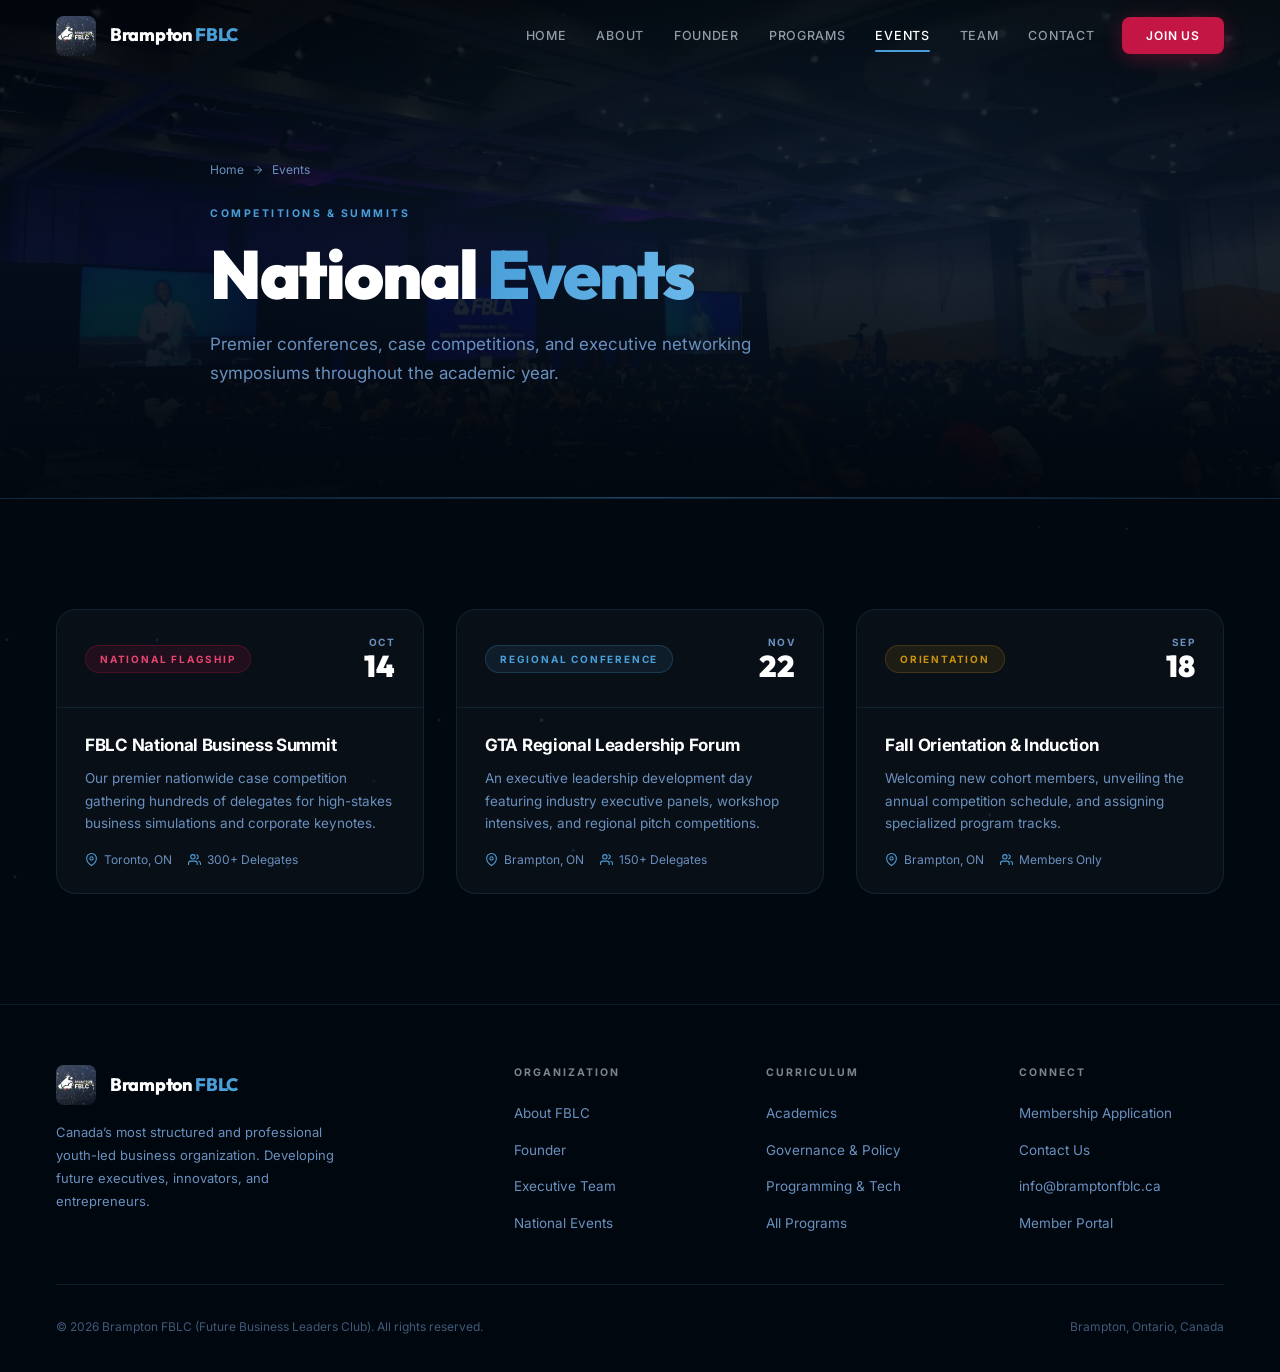
<file: events.html>
<!DOCTYPE html>
<html lang="en">
<head>
  <meta charset="UTF-8">
  <meta name="viewport" content="width=device-width, initial-scale=1.0">
  <title>Events & Competitions | Brampton FBLC</title>
  <meta name="description" content="Brampton Future Business Leaders Club - Canada's most structured and professional youth-led business leadership organization.">
  <link rel="icon" type="image/png" href="images/logo.png">
  <link rel="shortcut icon" type="image/png" href="images/logo.png">
  <link rel="stylesheet" href="css/style.css">
</head>
<body class="pt-out">

  <!-- Page Transition Curtain -->
  <div id="pt">
    <div class="pt-strip"></div>
    <div class="pt-strip"></div>
    <div class="pt-strip"></div>
    <div class="pt-strip"></div>
    <div class="pt-strip"></div>
  </div>

  <canvas id="particle-canvas"></canvas>

  <!-- Navbar -->
  <nav id="navbar">
    <a href="index.html" class="nav-logo">
      <div class="nav-logo-mark" style="background: transparent; overflow: hidden; border-radius: 8px;">
        <img src="images/logo.png" alt="Brampton FBLC Logo" style="width: 100%; height: 100%; object-fit: contain;">
      </div>
      <div class="nav-logo-text">Brampton <em>FBLC</em></div>
    </a>

    <ul class="nav-links">
      <li><a href="index.html" class="">Home</a></li>
      <li><a href="about.html" class="">About</a></li>
      <li><a href="founder.html" class="">Founder</a></li>
      <li class="has-sub">
        <a href="programs.html" class="">Programs</a>
        <div class="nav-dropdown">
          <a href="programs.html">Overview</a>
          <a href="academics.html">Academics</a>
          <a href="governance.html">Governance</a>
          <a href="programming.html">Programming & Tech</a>
        </div>
      </li>
      <li><a href="events.html" class="active">Events</a></li>
      <li><a href="team.html" class="">Team</a></li>
      <li><a href="contact.html" class="">Contact</a></li>
      <li><a href="join.html" class="nav-cta-btn">Join Us</a></li>
    </ul>

    <div class="hamburger" id="hamburger" aria-label="Toggle navigation">
      <span></span><span></span><span></span>
    </div>
  </nav>

  <!-- Mobile Menu -->
  <div class="mob-menu" id="mob-menu">
    <a href="index.html">Home</a>
    <a href="about.html">About</a>
    <a href="founder.html">Founder: Hasham Ahmed</a>
    <a href="programs.html">Programs Overview</a>
    <div class="mob-sub">
      <a href="academics.html">Academics</a>
      <a href="governance.html">Governance</a>
      <a href="programming.html">Programming & Tech</a>
    </div>
    <a href="events.html">Events</a>
    <a href="team.html">Team</a>
    <a href="contact.html">Contact</a>
    <a href="join.html" style="color: var(--red-2); font-weight: 700;">Join Us</a>
  </div>

  <div class="page-hero">
    <div class="page-hero-bg bg-fbla-stage"></div>
    <div class="page-hero-overlay"></div>
    <div class="container page-hero-inner">
      <div class="breadcrumb">
        <a href="index.html">Home</a> <svg viewBox="0 0 24 24" fill="none" stroke="currentColor" stroke-width="2" stroke-linecap="round" stroke-linejoin="round"><line x1="5" y1="12" x2="19" y2="12"></line><polyline points="12 5 19 12 12 19"></polyline></svg> <span>Events</span>
      </div>
      <span class="ph-tag">Competitions & Summits</span>
      <h1 class="ph-title">National <span>Events</span></h1>
      <p class="ph-desc">
        Premier conferences, case competitions, and executive networking symposiums throughout the academic year.
      </p>
    </div>
    <div class="ph-line"></div>
  </div>

  <section class="section-pad">
    <div class="container">
      <div style="display: grid; grid-template-columns: repeat(auto-fit, minmax(320px, 1fr)); gap: 32px;">
        
        <div class="card ev-card reveal d1">
          <div class="ev-header">
            <span class="ev-badge nat">National Flagship</span>
            <div class="ev-date">
              <div class="mo">OCT</div>
              <div class="dy">14</div>
            </div>
          </div>
          <div class="ev-body">
            <h3>FBLC National Business Summit</h3>
            <p>Our premier nationwide case competition gathering hundreds of delegates for high-stakes business simulations and corporate keynotes.</p>
            <div class="ev-meta">
              <div class="ev-meta-item"><svg viewBox="0 0 24 24" fill="none" stroke="currentColor" stroke-width="2" stroke-linecap="round" stroke-linejoin="round"><path d="M21 10c0 7-9 13-9 13s-9-6-9-13a9 9 0 0 1 18 0z"></path><circle cx="12" cy="10" r="3"></circle></svg> Toronto, ON</div>
              <div class="ev-meta-item"><svg viewBox="0 0 24 24" fill="none" stroke="currentColor" stroke-width="2" stroke-linecap="round" stroke-linejoin="round"><path d="M17 21v-2a4 4 0 0 0-4-4H5a4 4 0 0 0-4 4v2"></path><circle cx="9" cy="7" r="4"></circle><path d="M23 21v-2a4 4 0 0 0-3-3.87"></path><path d="M16 3.13a4 4 0 0 1 0 7.75"></path></svg> 300+ Delegates</div>
            </div>
          </div>
        </div>

        <div class="card ev-card reveal d2">
          <div class="ev-header">
            <span class="ev-badge reg">Regional Conference</span>
            <div class="ev-date">
              <div class="mo">NOV</div>
              <div class="dy">22</div>
            </div>
          </div>
          <div class="ev-body">
            <h3>GTA Regional Leadership Forum</h3>
            <p>An executive leadership development day featuring industry executive panels, workshop intensives, and regional pitch competitions.</p>
            <div class="ev-meta">
              <div class="ev-meta-item"><svg viewBox="0 0 24 24" fill="none" stroke="currentColor" stroke-width="2" stroke-linecap="round" stroke-linejoin="round"><path d="M21 10c0 7-9 13-9 13s-9-6-9-13a9 9 0 0 1 18 0z"></path><circle cx="12" cy="10" r="3"></circle></svg> Brampton, ON</div>
              <div class="ev-meta-item"><svg viewBox="0 0 24 24" fill="none" stroke="currentColor" stroke-width="2" stroke-linecap="round" stroke-linejoin="round"><path d="M17 21v-2a4 4 0 0 0-4-4H5a4 4 0 0 0-4 4v2"></path><circle cx="9" cy="7" r="4"></circle><path d="M23 21v-2a4 4 0 0 0-3-3.87"></path><path d="M16 3.13a4 4 0 0 1 0 7.75"></path></svg> 150+ Delegates</div>
            </div>
          </div>
        </div>

        <div class="card ev-card reveal d3">
          <div class="ev-header">
            <span class="ev-badge loc">Orientation</span>
            <div class="ev-date">
              <div class="mo">SEP</div>
              <div class="dy">18</div>
            </div>
          </div>
          <div class="ev-body">
            <h3>Fall Orientation & Induction</h3>
            <p>Welcoming new cohort members, unveiling the annual competition schedule, and assigning specialized program tracks.</p>
            <div class="ev-meta">
              <div class="ev-meta-item"><svg viewBox="0 0 24 24" fill="none" stroke="currentColor" stroke-width="2" stroke-linecap="round" stroke-linejoin="round"><path d="M21 10c0 7-9 13-9 13s-9-6-9-13a9 9 0 0 1 18 0z"></path><circle cx="12" cy="10" r="3"></circle></svg> Brampton, ON</div>
              <div class="ev-meta-item"><svg viewBox="0 0 24 24" fill="none" stroke="currentColor" stroke-width="2" stroke-linecap="round" stroke-linejoin="round"><path d="M17 21v-2a4 4 0 0 0-4-4H5a4 4 0 0 0-4 4v2"></path><circle cx="9" cy="7" r="4"></circle><path d="M23 21v-2a4 4 0 0 0-3-3.87"></path><path d="M16 3.13a4 4 0 0 1 0 7.75"></path></svg> Members Only</div>
            </div>
          </div>
        </div>

      </div>
    </div>
  </section>

  <!-- Footer -->
  <footer>
    <div class="ft-top">
      <div class="ft-brand">
        <a href="index.html" class="nav-logo">
          <div class="nav-logo-mark" style="background: transparent; overflow: hidden; border-radius: 8px;">
            <img src="images/logo.png" alt="Brampton FBLC Logo" style="width: 100%; height: 100%; object-fit: contain;">
          </div>
          <div class="nav-logo-text">Brampton <em>FBLC</em></div>
        </a>
        <p>Canada’s most structured and professional youth-led business organization. Developing future executives, innovators, and entrepreneurs.</p>
      </div>

      <div class="ft-col">
        <h5>Organization</h5>
        <ul>
          <li><a href="about.html">About FBLC</a></li>
          <li><a href="founder.html">Founder</a></li>
          <li><a href="team.html">Executive Team</a></li>
          <li><a href="events.html">National Events</a></li>
        </ul>
      </div>

      <div class="ft-col">
        <h5>Curriculum</h5>
        <ul>
          <li><a href="academics.html">Academics</a></li>
          <li><a href="governance.html">Governance & Policy</a></li>
          <li><a href="programming.html">Programming & Tech</a></li>
          <li><a href="programs.html">All Programs</a></li>
        </ul>
      </div>

      <div class="ft-col">
        <h5>Connect</h5>
        <ul>
          <li><a href="join.html">Membership Application</a></li>
          <li><a href="contact.html">Contact Us</a></li>
          <li><a href="mailto:info@bramptonfblc.ca">info@bramptonfblc.ca</a></li>
          <li><a href="#">Member Portal</a></li>
        </ul>
      </div>
    </div>

    <div class="ft-bottom">
      <p>&copy; 2026 Brampton FBLC (Future Business Leaders Club). All rights reserved.</p>
      <p>Brampton, Ontario, Canada</p>
    </div>
  </footer>

  <script src="js/main.js"></script>
</body>
</html>
</file>
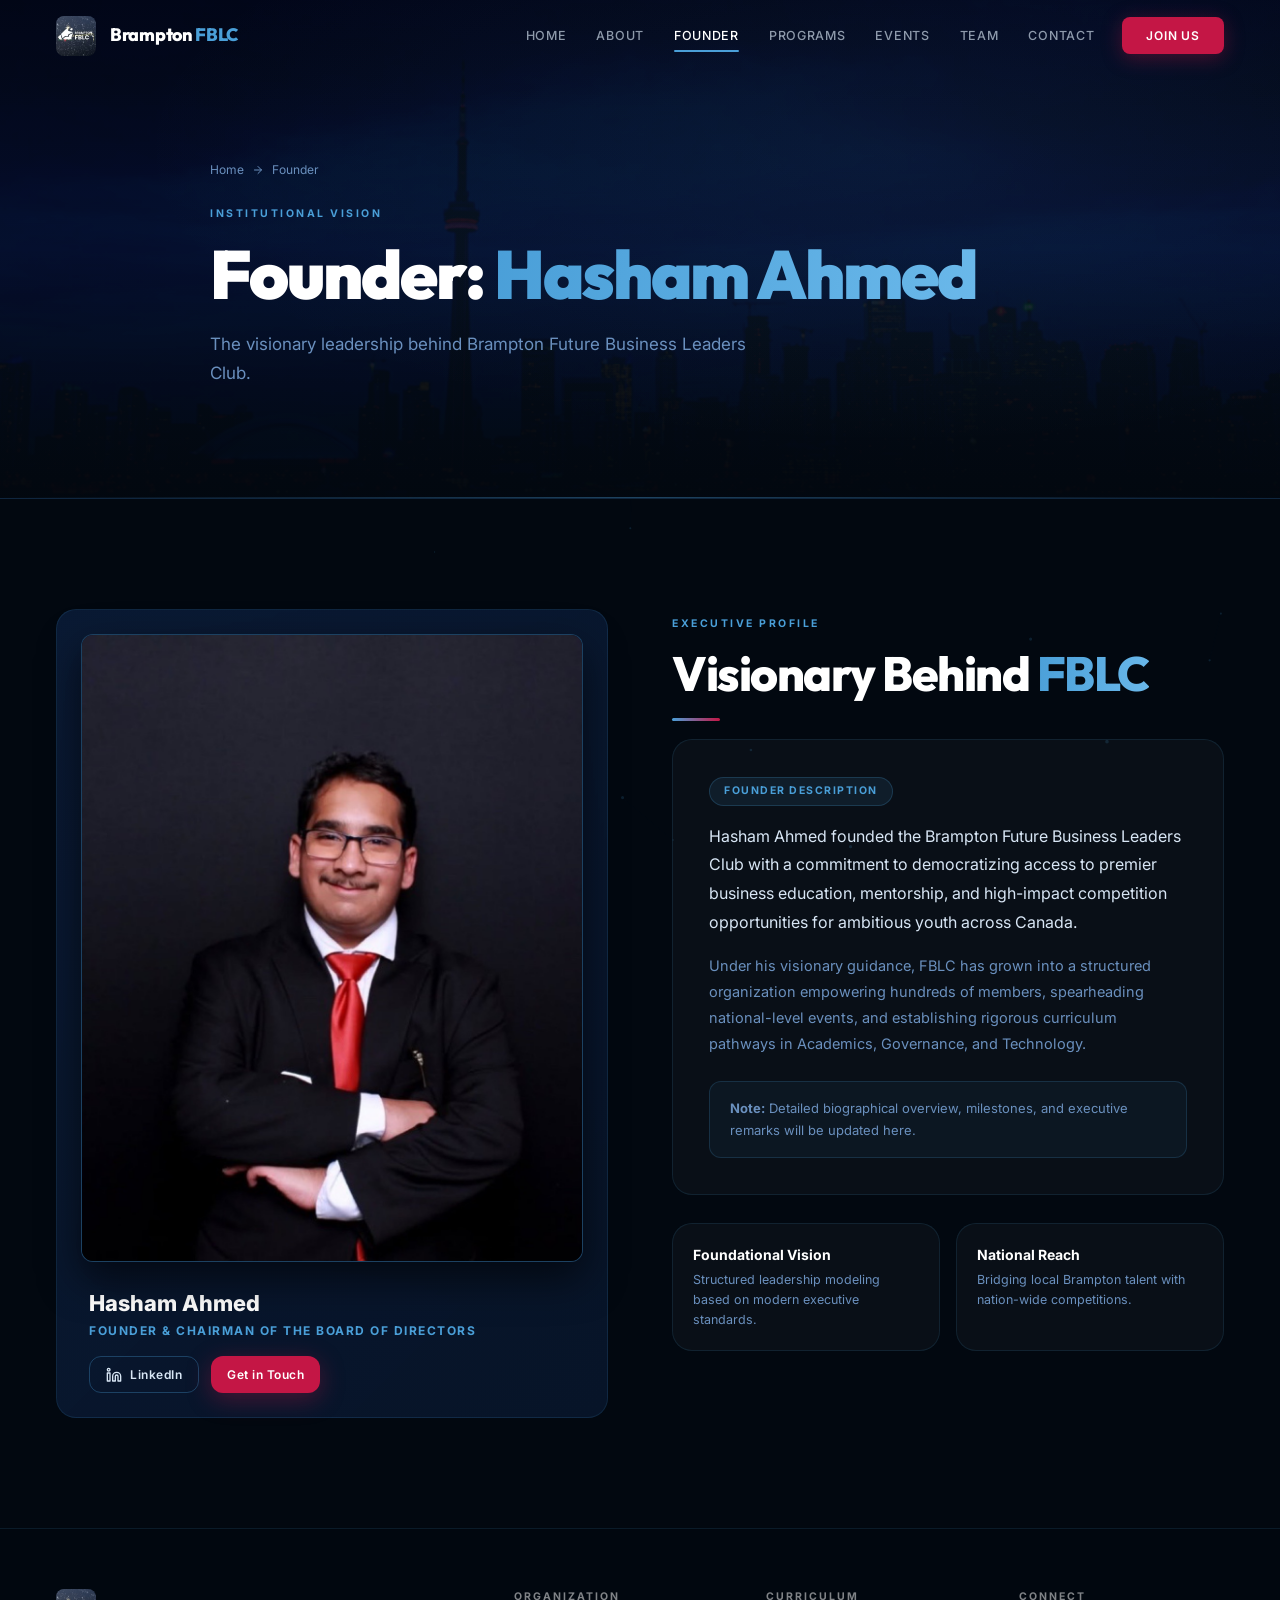
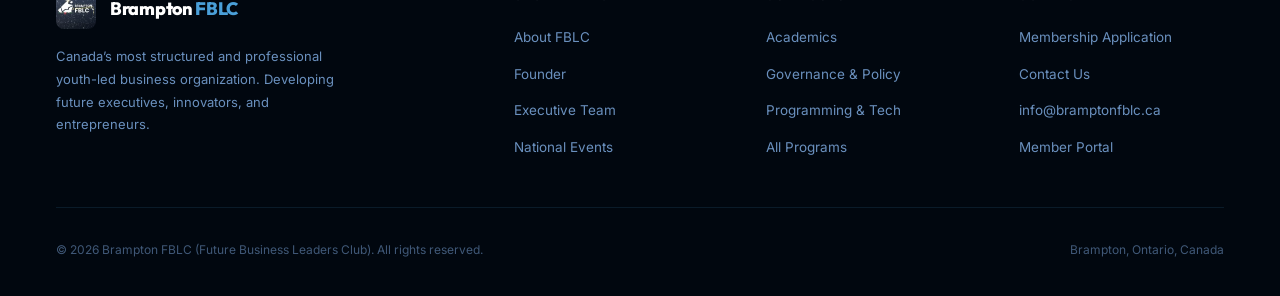
<file: founder.html>
<!DOCTYPE html>
<html lang="en">
<head>
  <meta charset="UTF-8">
  <meta name="viewport" content="width=device-width, initial-scale=1.0">
  <title>Founder: Hasham Ahmed | Brampton FBLC</title>
  <meta name="description" content="Brampton Future Business Leaders Club - Canada's most structured and professional youth-led business leadership organization.">
  <link rel="icon" type="image/png" href="images/logo.png">
  <link rel="shortcut icon" type="image/png" href="images/logo.png">
  <link rel="stylesheet" href="css/style.css">
</head>
<body class="pt-out">

  <!-- Page Transition Curtain -->
  <div id="pt">
    <div class="pt-strip"></div>
    <div class="pt-strip"></div>
    <div class="pt-strip"></div>
    <div class="pt-strip"></div>
    <div class="pt-strip"></div>
  </div>

  <canvas id="particle-canvas"></canvas>

  <!-- Navbar -->
  <nav id="navbar">
    <a href="index.html" class="nav-logo">
      <div class="nav-logo-mark" style="background: transparent; overflow: hidden; border-radius: 8px;">
        <img src="images/logo.png" alt="Brampton FBLC Logo" style="width: 100%; height: 100%; object-fit: contain;">
      </div>
      <div class="nav-logo-text">Brampton <em>FBLC</em></div>
    </a>

    <ul class="nav-links">
      <li><a href="index.html" class="">Home</a></li>
      <li><a href="about.html" class="">About</a></li>
      <li><a href="founder.html" class="active">Founder</a></li>
      <li class="has-sub">
        <a href="programs.html" class="">Programs</a>
        <div class="nav-dropdown">
          <a href="programs.html">Overview</a>
          <a href="academics.html">Academics</a>
          <a href="governance.html">Governance</a>
          <a href="programming.html">Programming & Tech</a>
        </div>
      </li>
      <li><a href="events.html" class="">Events</a></li>
      <li><a href="team.html" class="">Team</a></li>
      <li><a href="contact.html" class="">Contact</a></li>
      <li><a href="join.html" class="nav-cta-btn">Join Us</a></li>
    </ul>

    <div class="hamburger" id="hamburger" aria-label="Toggle navigation">
      <span></span><span></span><span></span>
    </div>
  </nav>

  <!-- Mobile Menu -->
  <div class="mob-menu" id="mob-menu">
    <a href="index.html">Home</a>
    <a href="about.html">About</a>
    <a href="founder.html">Founder: Hasham Ahmed</a>
    <a href="programs.html">Programs Overview</a>
    <div class="mob-sub">
      <a href="academics.html">Academics</a>
      <a href="governance.html">Governance</a>
      <a href="programming.html">Programming & Tech</a>
    </div>
    <a href="events.html">Events</a>
    <a href="team.html">Team</a>
    <a href="contact.html">Contact</a>
    <a href="join.html" style="color: var(--red-2); font-weight: 700;">Join Us</a>
  </div>

  <div class="page-hero">
    <div class="page-hero-bg bg-skyline-twilight"></div>
    <div class="page-hero-overlay"></div>
    <div class="container page-hero-inner">
      <div class="breadcrumb">
        <a href="index.html">Home</a> <svg viewBox="0 0 24 24" fill="none" stroke="currentColor" stroke-width="2" stroke-linecap="round" stroke-linejoin="round"><line x1="5" y1="12" x2="19" y2="12"></line><polyline points="12 5 19 12 12 19"></polyline></svg> <span>Founder</span>
      </div>
      <span class="ph-tag">Institutional Vision</span>
      <h1 class="ph-title">Founder: <span>Hasham Ahmed</span></h1>
      <p class="ph-desc">
        The visionary leadership behind Brampton Future Business Leaders Club.
      </p>
    </div>
    <div class="ph-line"></div>
  </div>

  <section class="section-pad">
    <div class="container">
      <div style="display: grid; grid-template-columns: repeat(auto-fit, minmax(320px, 1fr)); gap: 64px; align-items: start;">
        
        <!-- Headshot Frame -->
        <div class="rev-l">
          <div class="card" style="padding: 24px; text-align: center; background: linear-gradient(135deg, rgba(14,34,68,0.7), var(--navy));">
            <div style="width: 100%; aspect-ratio: 4/5; border-radius: var(--radius); overflow: hidden; border: 1px solid var(--borderH); box-shadow: 0 16px 40px rgba(0,0,0,0.6); position: relative; background: #071428;">
              <img src="images/hasham_ahmed.jpg" alt="Hasham Ahmed - Founder & Chairman of the Board of Directors"
                style="width: 100%; height: 100%; object-fit: cover; object-position: center 15%; transition: transform 0.6s var(--ease);"
                onmouseover="this.style.transform='scale(1.04)'" onmouseout="this.style.transform='scale(1)'">
            </div>

            <div style="margin-top: 24px; text-align: left; padding: 0 8px;">
              <h3 style="font-size: 22px; font-weight: 800; color: #fff;">Hasham Ahmed</h3>
              <p style="font-size: 12px; font-weight: 700; color: var(--blue); letter-spacing: 1.5px; text-transform: uppercase; margin-bottom: 16px;">Founder & Chairman of the Board of Directors</p>
              <div style="display: flex; gap: 12px;">
                <a href="#" class="btn btn-outline" style="padding: 8px 16px; font-size: 12px;"><svg viewBox="0 0 24 24" fill="none" stroke="currentColor" stroke-width="2" stroke-linecap="round" stroke-linejoin="round"><path d="M16 8a6 6 0 0 1 6 6v7h-4v-7a2 2 0 0 0-2-2 2 2 0 0 0-2 2v7h-4v-7a6 6 0 0 1 6-6z"></path><rect x="2" y="9" width="4" height="12"></rect><circle cx="4" cy="4" r="2"></circle></svg> LinkedIn</a>
                <a href="contact.html" class="btn btn-red" style="padding: 8px 16px; font-size: 12px;">Get in Touch</a>
              </div>
            </div>
          </div>
        </div>

        <!-- Founder Bio / Description Section -->
        <div class="rev-r">
          <span class="sec-tag">Executive Profile</span>
          <h2 class="sec-title">Visionary Behind <span>FBLC</span></h2>
          <div class="sec-divider"></div>

          <!-- Description Section -->
          <div class="card" style="padding: 36px; margin-bottom: 28px; background: var(--glass); border: 1px solid var(--border);">
            <div class="badge badge-blue" style="margin-bottom: 16px;">Founder Description</div>
            <p class="sec-desc" style="font-size: 16px; line-height: 1.8; color: var(--off); margin-bottom: 16px;">
              Hasham Ahmed founded the Brampton Future Business Leaders Club with a commitment to democratizing access to premier business education, mentorship, and high-impact competition opportunities for ambitious youth across Canada.
            </p>
            <p class="sec-desc" style="font-size: 14.5px; line-height: 1.8; color: var(--muted);">
              Under his visionary guidance, FBLC has grown into a structured organization empowering hundreds of members, spearheading national-level events, and establishing rigorous curriculum pathways in Academics, Governance, and Technology.
            </p>
            
            <div class="notice" style="margin-top: 24px;">
              <strong>Note:</strong> Detailed biographical overview, milestones, and executive remarks will be updated here.
            </div>
          </div>

          <div style="display: grid; grid-template-columns: repeat(2, 1fr); gap: 16px;">
            <div class="card" style="padding: 20px;">
              <h4 style="font-size: 14px; font-weight: 700; color: #fff; margin-bottom: 4px;">Foundational Vision</h4>
              <p style="font-size: 12.5px; color: var(--muted);">Structured leadership modeling based on modern executive standards.</p>
            </div>
            <div class="card" style="padding: 20px;">
              <h4 style="font-size: 14px; font-weight: 700; color: #fff; margin-bottom: 4px;">National Reach</h4>
              <p style="font-size: 12.5px; color: var(--muted);">Bridging local Brampton talent with nation-wide competitions.</p>
            </div>
          </div>
        </div>

      </div>
    </div>
  </section>

  <!-- Footer -->
  <footer>
    <div class="ft-top">
      <div class="ft-brand">
        <a href="index.html" class="nav-logo">
          <div class="nav-logo-mark" style="background: transparent; overflow: hidden; border-radius: 8px;">
            <img src="images/logo.png" alt="Brampton FBLC Logo" style="width: 100%; height: 100%; object-fit: contain;">
          </div>
          <div class="nav-logo-text">Brampton <em>FBLC</em></div>
        </a>
        <p>Canada’s most structured and professional youth-led business organization. Developing future executives, innovators, and entrepreneurs.</p>
      </div>

      <div class="ft-col">
        <h5>Organization</h5>
        <ul>
          <li><a href="about.html">About FBLC</a></li>
          <li><a href="founder.html">Founder</a></li>
          <li><a href="team.html">Executive Team</a></li>
          <li><a href="events.html">National Events</a></li>
        </ul>
      </div>

      <div class="ft-col">
        <h5>Curriculum</h5>
        <ul>
          <li><a href="academics.html">Academics</a></li>
          <li><a href="governance.html">Governance & Policy</a></li>
          <li><a href="programming.html">Programming & Tech</a></li>
          <li><a href="programs.html">All Programs</a></li>
        </ul>
      </div>

      <div class="ft-col">
        <h5>Connect</h5>
        <ul>
          <li><a href="join.html">Membership Application</a></li>
          <li><a href="contact.html">Contact Us</a></li>
          <li><a href="mailto:info@bramptonfblc.ca">info@bramptonfblc.ca</a></li>
          <li><a href="#">Member Portal</a></li>
        </ul>
      </div>
    </div>

    <div class="ft-bottom">
      <p>&copy; 2026 Brampton FBLC (Future Business Leaders Club). All rights reserved.</p>
      <p>Brampton, Ontario, Canada</p>
    </div>
  </footer>

  <script src="js/main.js"></script>
</body>
</html>
</file>
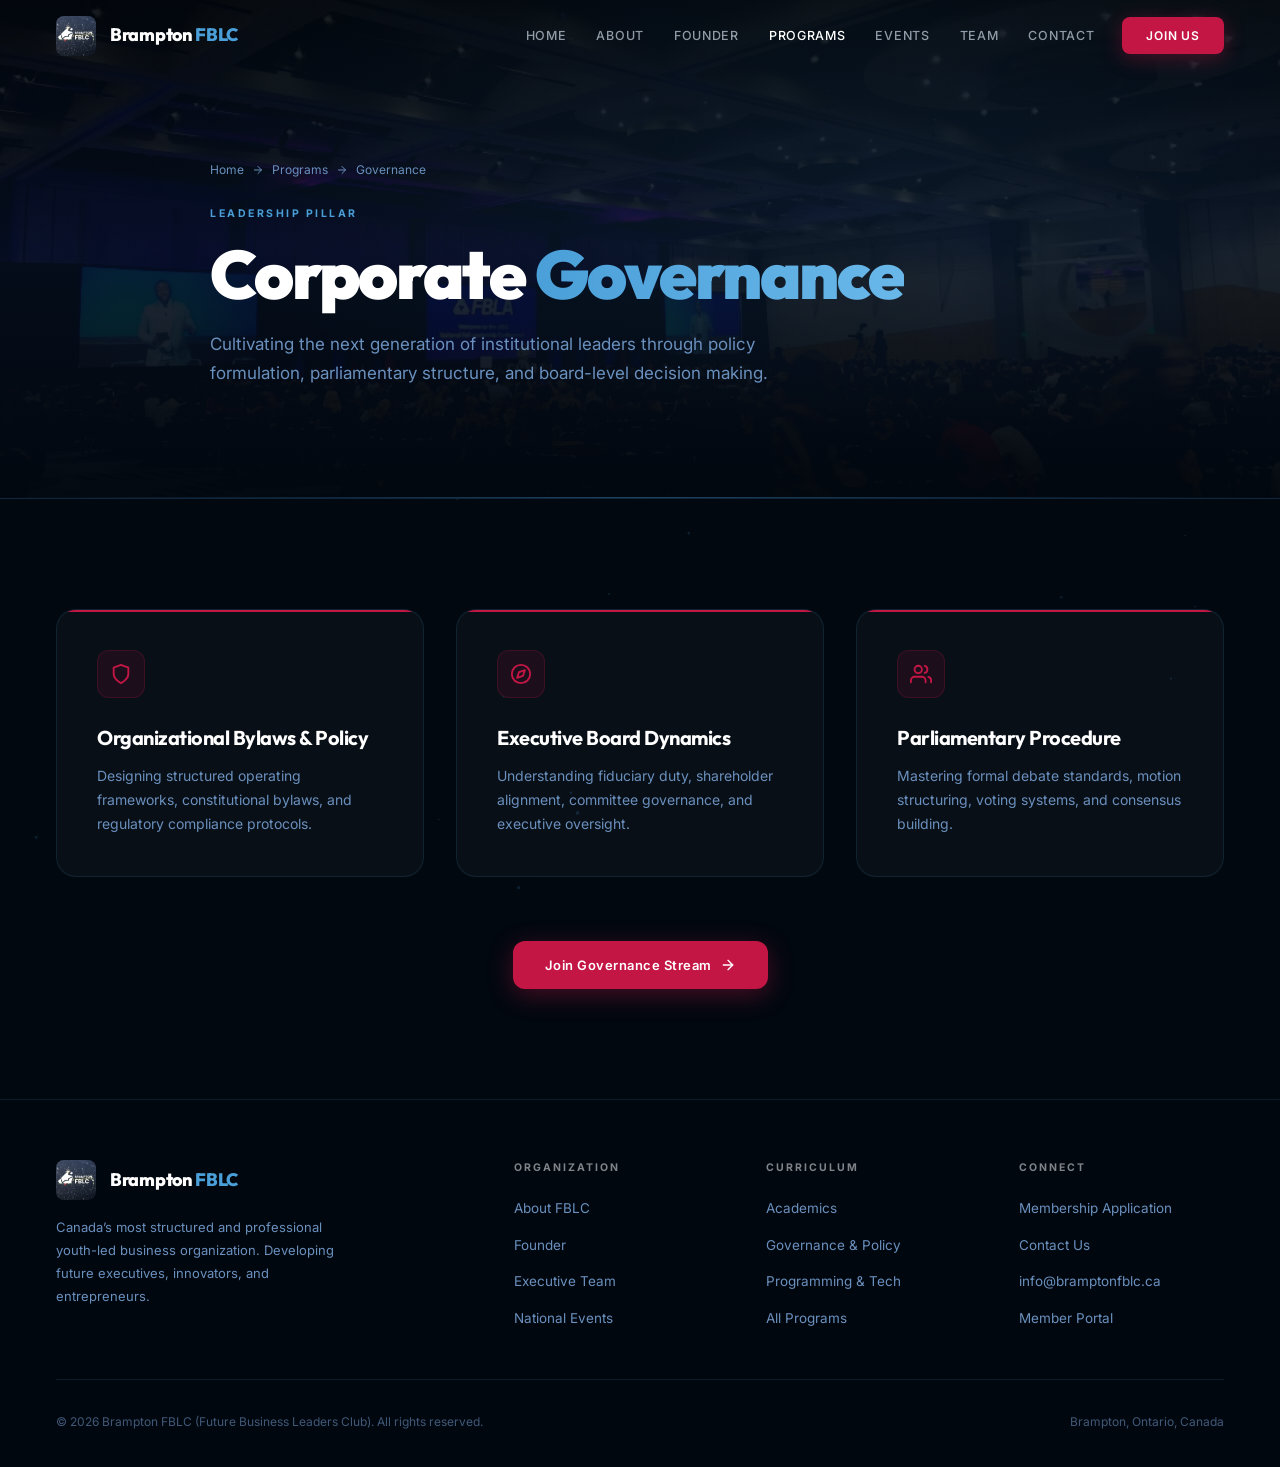
<file: governance.html>
<!DOCTYPE html>
<html lang="en">
<head>
  <meta charset="UTF-8">
  <meta name="viewport" content="width=device-width, initial-scale=1.0">
  <title>Governance Program | Brampton FBLC</title>
  <meta name="description" content="Brampton Future Business Leaders Club - Canada's most structured and professional youth-led business leadership organization.">
  <link rel="icon" type="image/png" href="images/logo.png">
  <link rel="shortcut icon" type="image/png" href="images/logo.png">
  <link rel="stylesheet" href="css/style.css">
</head>
<body class="pt-out">

  <!-- Page Transition Curtain -->
  <div id="pt">
    <div class="pt-strip"></div>
    <div class="pt-strip"></div>
    <div class="pt-strip"></div>
    <div class="pt-strip"></div>
    <div class="pt-strip"></div>
  </div>

  <canvas id="particle-canvas"></canvas>

  <!-- Navbar -->
  <nav id="navbar">
    <a href="index.html" class="nav-logo">
      <div class="nav-logo-mark" style="background: transparent; overflow: hidden; border-radius: 8px;">
        <img src="images/logo.png" alt="Brampton FBLC Logo" style="width: 100%; height: 100%; object-fit: contain;">
      </div>
      <div class="nav-logo-text">Brampton <em>FBLC</em></div>
    </a>

    <ul class="nav-links">
      <li><a href="index.html" class="">Home</a></li>
      <li><a href="about.html" class="">About</a></li>
      <li><a href="founder.html" class="">Founder</a></li>
      <li class="has-sub">
        <a href="programs.html" class="active">Programs</a>
        <div class="nav-dropdown">
          <a href="programs.html">Overview</a>
          <a href="academics.html">Academics</a>
          <a href="governance.html">Governance</a>
          <a href="programming.html">Programming & Tech</a>
        </div>
      </li>
      <li><a href="events.html" class="">Events</a></li>
      <li><a href="team.html" class="">Team</a></li>
      <li><a href="contact.html" class="">Contact</a></li>
      <li><a href="join.html" class="nav-cta-btn">Join Us</a></li>
    </ul>

    <div class="hamburger" id="hamburger" aria-label="Toggle navigation">
      <span></span><span></span><span></span>
    </div>
  </nav>

  <!-- Mobile Menu -->
  <div class="mob-menu" id="mob-menu">
    <a href="index.html">Home</a>
    <a href="about.html">About</a>
    <a href="founder.html">Founder: Hasham Ahmed</a>
    <a href="programs.html">Programs Overview</a>
    <div class="mob-sub">
      <a href="academics.html">Academics</a>
      <a href="governance.html">Governance</a>
      <a href="programming.html">Programming & Tech</a>
    </div>
    <a href="events.html">Events</a>
    <a href="team.html">Team</a>
    <a href="contact.html">Contact</a>
    <a href="join.html" style="color: var(--red-2); font-weight: 700;">Join Us</a>
  </div>

  <div class="page-hero">
    <div class="page-hero-bg bg-fbla-stage"></div>
    <div class="page-hero-overlay"></div>
    <div class="container page-hero-inner">
      <div class="breadcrumb">
        <a href="index.html">Home</a> <svg viewBox="0 0 24 24" fill="none" stroke="currentColor" stroke-width="2" stroke-linecap="round" stroke-linejoin="round"><line x1="5" y1="12" x2="19" y2="12"></line><polyline points="12 5 19 12 12 19"></polyline></svg> <a href="programs.html">Programs</a> <svg viewBox="0 0 24 24" fill="none" stroke="currentColor" stroke-width="2" stroke-linecap="round" stroke-linejoin="round"><line x1="5" y1="12" x2="19" y2="12"></line><polyline points="12 5 19 12 12 19"></polyline></svg> <span>Governance</span>
      </div>
      <span class="ph-tag">Leadership Pillar</span>
      <h1 class="ph-title">Corporate <span>Governance</span></h1>
      <p class="ph-desc">
        Cultivating the next generation of institutional leaders through policy formulation, parliamentary structure, and board-level decision making.
      </p>
    </div>
    <div class="ph-line"></div>
  </div>

  <section class="section-pad">
    <div class="container">
      <div style="display: grid; grid-template-columns: repeat(auto-fit, minmax(300px, 1fr)); gap: 32px;">
        <div class="card prog-card red reveal d1">
          <div class="prog-icon red"><svg viewBox="0 0 24 24" fill="none" stroke="currentColor" stroke-width="2" stroke-linecap="round" stroke-linejoin="round"><path d="M12 22s8-4 8-10V5l-8-3-8 3v7c0 6 8 10 8 10z"></path></svg></div>
          <h3>Organizational Bylaws & Policy</h3>
          <p>Designing structured operating frameworks, constitutional bylaws, and regulatory compliance protocols.</p>
        </div>

        <div class="card prog-card red reveal d2">
          <div class="prog-icon red"><svg viewBox="0 0 24 24" fill="none" stroke="currentColor" stroke-width="2" stroke-linecap="round" stroke-linejoin="round"><circle cx="12" cy="12" r="10"></circle><polygon points="16.24 7.76 14.12 14.12 7.76 16.24 9.88 9.88 16.24 7.76"></polygon></svg></div>
          <h3>Executive Board Dynamics</h3>
          <p>Understanding fiduciary duty, shareholder alignment, committee governance, and executive oversight.</p>
        </div>

        <div class="card prog-card red reveal d3">
          <div class="prog-icon red"><svg viewBox="0 0 24 24" fill="none" stroke="currentColor" stroke-width="2" stroke-linecap="round" stroke-linejoin="round"><path d="M17 21v-2a4 4 0 0 0-4-4H5a4 4 0 0 0-4 4v2"></path><circle cx="9" cy="7" r="4"></circle><path d="M23 21v-2a4 4 0 0 0-3-3.87"></path><path d="M16 3.13a4 4 0 0 1 0 7.75"></path></svg></div>
          <h3>Parliamentary Procedure</h3>
          <p>Mastering formal debate standards, motion structuring, voting systems, and consensus building.</p>
        </div>
      </div>

      <div class="text-center" style="margin-top: 64px;">
        <a href="join.html" class="btn btn-red">Join Governance Stream <svg viewBox="0 0 24 24" fill="none" stroke="currentColor" stroke-width="2" stroke-linecap="round" stroke-linejoin="round"><line x1="5" y1="12" x2="19" y2="12"></line><polyline points="12 5 19 12 12 19"></polyline></svg></a>
      </div>
    </div>
  </section>

  <!-- Footer -->
  <footer>
    <div class="ft-top">
      <div class="ft-brand">
        <a href="index.html" class="nav-logo">
          <div class="nav-logo-mark" style="background: transparent; overflow: hidden; border-radius: 8px;">
            <img src="images/logo.png" alt="Brampton FBLC Logo" style="width: 100%; height: 100%; object-fit: contain;">
          </div>
          <div class="nav-logo-text">Brampton <em>FBLC</em></div>
        </a>
        <p>Canada’s most structured and professional youth-led business organization. Developing future executives, innovators, and entrepreneurs.</p>
      </div>

      <div class="ft-col">
        <h5>Organization</h5>
        <ul>
          <li><a href="about.html">About FBLC</a></li>
          <li><a href="founder.html">Founder</a></li>
          <li><a href="team.html">Executive Team</a></li>
          <li><a href="events.html">National Events</a></li>
        </ul>
      </div>

      <div class="ft-col">
        <h5>Curriculum</h5>
        <ul>
          <li><a href="academics.html">Academics</a></li>
          <li><a href="governance.html">Governance & Policy</a></li>
          <li><a href="programming.html">Programming & Tech</a></li>
          <li><a href="programs.html">All Programs</a></li>
        </ul>
      </div>

      <div class="ft-col">
        <h5>Connect</h5>
        <ul>
          <li><a href="join.html">Membership Application</a></li>
          <li><a href="contact.html">Contact Us</a></li>
          <li><a href="mailto:info@bramptonfblc.ca">info@bramptonfblc.ca</a></li>
          <li><a href="#">Member Portal</a></li>
        </ul>
      </div>
    </div>

    <div class="ft-bottom">
      <p>&copy; 2026 Brampton FBLC (Future Business Leaders Club). All rights reserved.</p>
      <p>Brampton, Ontario, Canada</p>
    </div>
  </footer>

  <script src="js/main.js"></script>
</body>
</html>
</file>
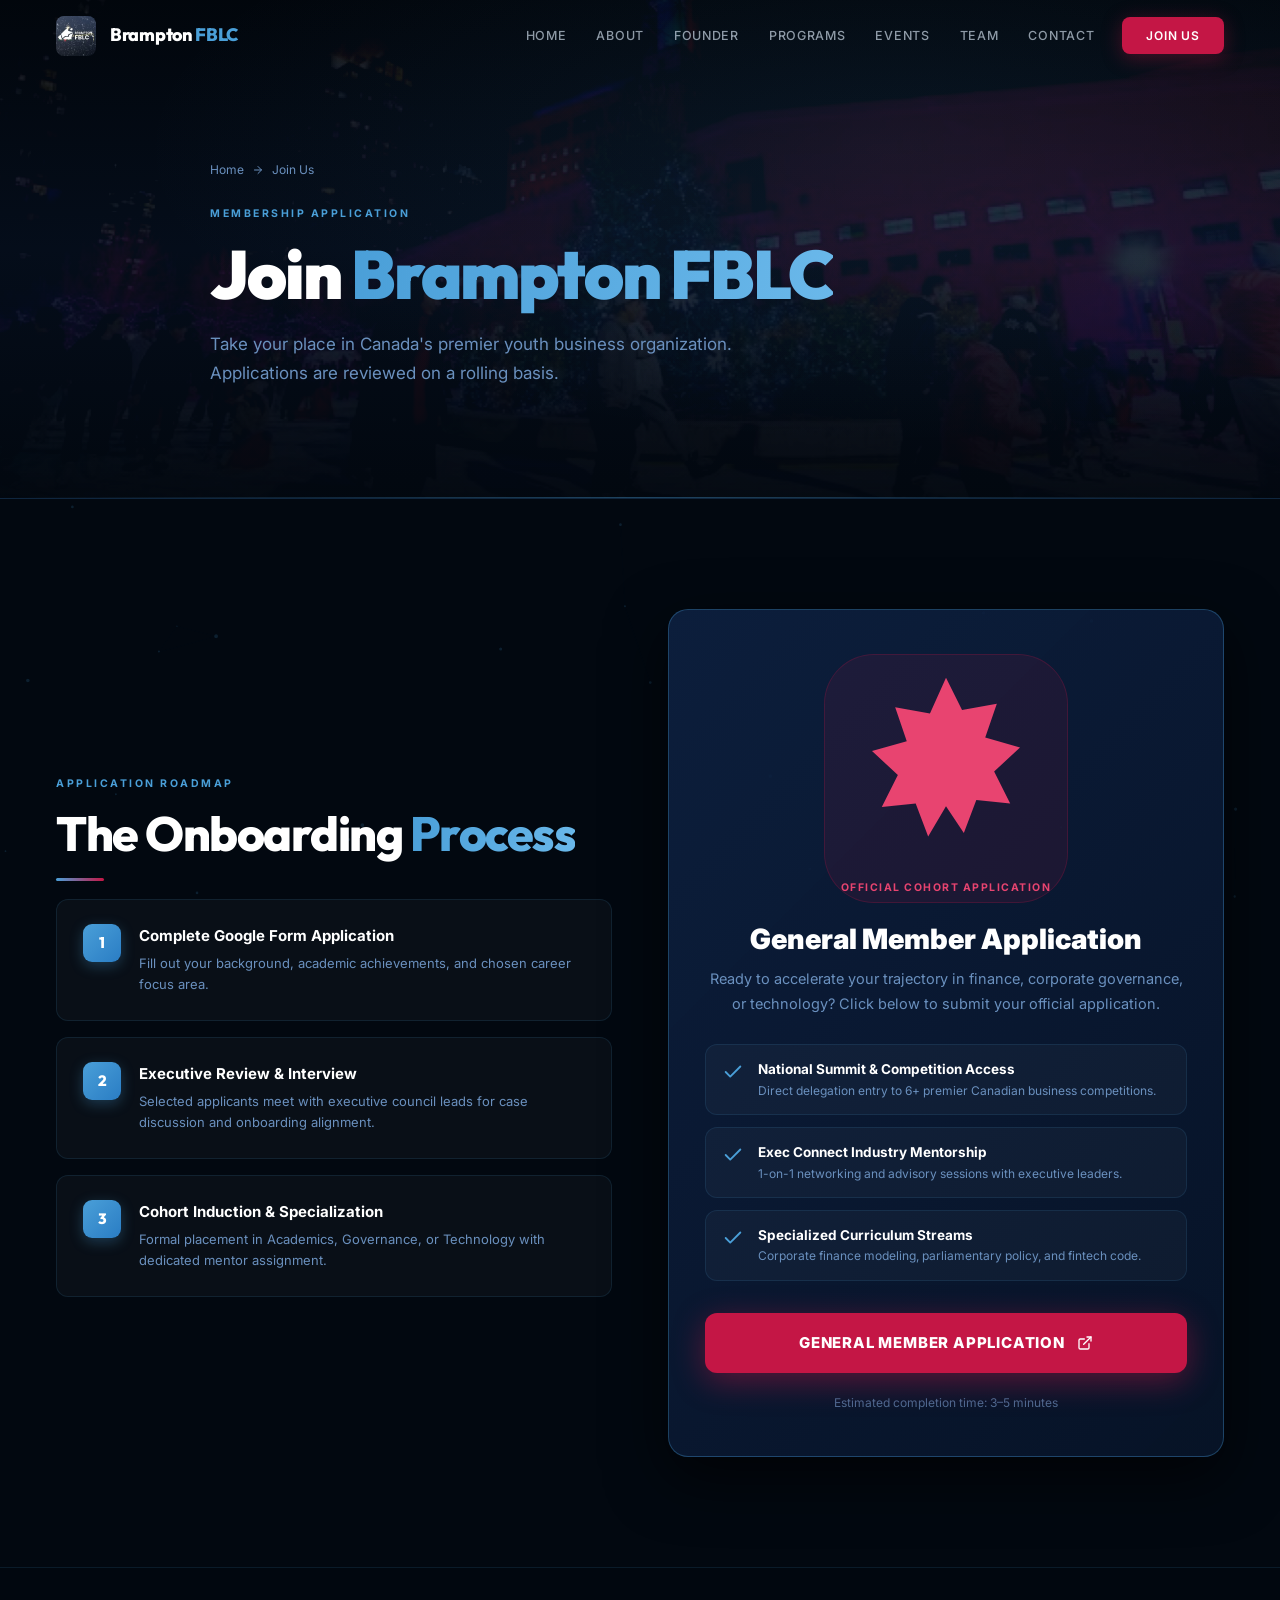
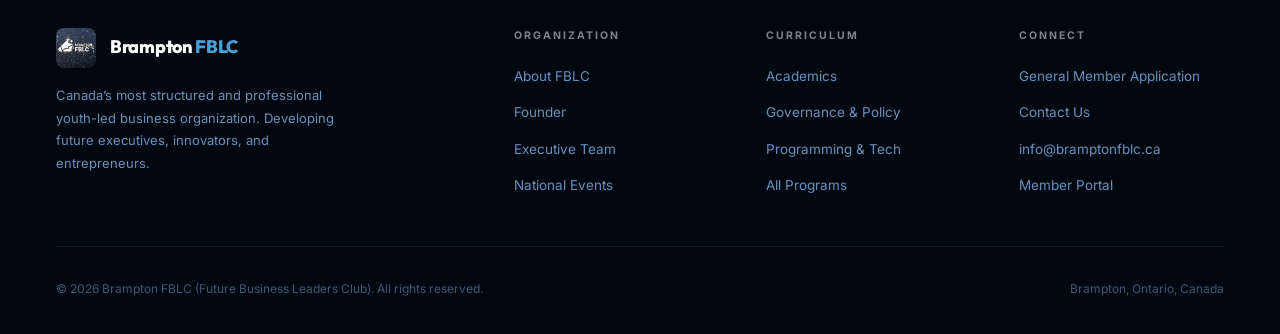
<file: join.html>
<!DOCTYPE html>
<html lang="en">
<head>
  <meta charset="UTF-8">
  <meta name="viewport" content="width=device-width, initial-scale=1.0">
  <title>Join Brampton FBLC | Membership Application</title>
  <meta name="description" content="Apply for general membership with Brampton Future Business Leaders Club - Canada's premier youth-led business leadership organization.">
  <link rel="icon" type="image/png" href="images/logo.png">
  <link rel="shortcut icon" type="image/png" href="images/logo.png">
  <link rel="stylesheet" href="css/style.css">
</head>
<body class="pt-out">

  <!-- Page Transition Curtain -->
  <div id="pt">
    <div class="pt-strip"></div>
    <div class="pt-strip"></div>
    <div class="pt-strip"></div>
    <div class="pt-strip"></div>
    <div class="pt-strip"></div>
  </div>

  <canvas id="particle-canvas"></canvas>

  <!-- Navbar -->
  <nav id="navbar">
    <a href="index.html" class="nav-logo">
      <div class="nav-logo-mark" style="background: transparent; overflow: hidden; border-radius: 8px;">
        <img src="images/logo.png" alt="Brampton FBLC Logo" style="width: 100%; height: 100%; object-fit: contain;">
      </div>
      <div class="nav-logo-text">Brampton <em>FBLC</em></div>
    </a>

    <ul class="nav-links">
      <li><a href="index.html">Home</a></li>
      <li><a href="about.html">About</a></li>
      <li><a href="founder.html">Founder</a></li>
      <li class="has-sub">
        <a href="programs.html">Programs</a>
        <div class="nav-dropdown">
          <a href="programs.html">Overview</a>
          <a href="academics.html">Academics</a>
          <a href="governance.html">Governance</a>
          <a href="programming.html">Programming & Tech</a>
        </div>
      </li>
      <li><a href="events.html">Events</a></li>
      <li><a href="team.html">Team</a></li>
      <li><a href="contact.html">Contact</a></li>
      <li><a href="https://docs.google.com/forms/d/e/1FAIpQLSeWgI31jsXvY7V5zqlcCScDZbE_JbvhEncBajOwKSuVElZ6bA/viewform" target="_blank" rel="noopener noreferrer" class="nav-cta-btn">Join Us</a></li>
    </ul>

    <div class="hamburger" id="hamburger" aria-label="Toggle navigation">
      <span></span><span></span><span></span>
    </div>
  </nav>

  <!-- Mobile Menu -->
  <div class="mob-menu" id="mob-menu">
    <a href="index.html">Home</a>
    <a href="about.html">About</a>
    <a href="founder.html">Founder: Hasham Ahmed</a>
    <a href="programs.html">Programs Overview</a>
    <div class="mob-sub">
      <a href="academics.html">Academics</a>
      <a href="governance.html">Governance</a>
      <a href="programming.html">Programming & Tech</a>
    </div>
    <a href="events.html">Events</a>
    <a href="team.html">Team</a>
    <a href="contact.html">Contact</a>
    <a href="https://docs.google.com/forms/d/e/1FAIpQLSeWgI31jsXvY7V5zqlcCScDZbE_JbvhEncBajOwKSuVElZ6bA/viewform" target="_blank" rel="noopener noreferrer" style="color: var(--red-2); font-weight: 700;">Join Us</a>
  </div>

  <div class="page-hero">
    <div class="page-hero-bg bg-brampton-night"></div>
    <div class="page-hero-overlay"></div>
    <div class="container page-hero-inner">
      <div class="breadcrumb">
        <a href="index.html">Home</a> <svg viewBox="0 0 24 24" fill="none" stroke="currentColor" stroke-width="2" stroke-linecap="round" stroke-linejoin="round"><line x1="5" y1="12" x2="19" y2="12"></line><polyline points="12 5 19 12 12 19"></polyline></svg> <span>Join Us</span>
      </div>
      <span class="ph-tag">Membership Application</span>
      <h1 class="ph-title">Join <span>Brampton FBLC</span></h1>
      <p class="ph-desc">
        Take your place in Canada's premier youth business organization. Applications are reviewed on a rolling basis.
      </p>
    </div>
    <div class="ph-line"></div>
  </div>

  <section class="section-pad">
    <div class="container">
      <div style="display: grid; grid-template-columns: repeat(auto-fit, minmax(340px, 1fr)); gap: 56px; align-items: center;">
        
        <!-- Left Column: Steps -->
        <div class="rev-l">
          <span class="sec-tag">Application Roadmap</span>
          <h2 class="sec-title">The Onboarding <span>Process</span></h2>
          <div class="sec-divider"></div>
          
          <div class="steps">
            <div class="step">
              <div class="step-num">1</div>
              <div>
                <h4>Complete Google Form Application</h4>
                <p>Fill out your background, academic achievements, and chosen career focus area.</p>
              </div>
            </div>

            <div class="step">
              <div class="step-num">2</div>
              <div>
                <h4>Executive Review &amp; Interview</h4>
                <p>Selected applicants meet with executive council leads for case discussion and onboarding alignment.</p>
              </div>
            </div>

            <div class="step">
              <div class="step-num">3</div>
              <div>
                <h4>Cohort Induction &amp; Specialization</h4>
                <p>Formal placement in Academics, Governance, or Technology with dedicated mentor assignment.</p>
              </div>
            </div>
          </div>
        </div>

        <!-- Right Column: High-Impact Application Portal Card -->
        <div class="rev-r">
          <div class="card tilt-card" style="padding: 44px 36px; background: linear-gradient(135deg, rgba(14,34,68,0.85), rgba(7,20,40,0.95)); border: 1px solid var(--borderH); box-shadow: 0 20px 60px rgba(0,0,0,0.65); border-radius: var(--radiusL); text-align: center;">
            
            <div class="badge badge-red" style="margin-bottom: 20px;">
              <svg viewBox="0 0 24 24" fill="currentColor"><path d="M12 2l1.8 3.6 3.9-.7-1.3 3.8 3.9 1.1-2.9 2.7 1.8 3.6-3.8-.4-1.4 3.7L12 16.4l-2 3.4-1.4-3.7-3.8.4 1.8-3.6-2.9-2.7 3.9-1.1-1.3-3.8 3.9.7L12 2z"/></svg> Official Cohort Application
            </div>

            <h3 style="font-size: 28px; font-weight: 900; color: #fff; line-height: 1.15; margin-bottom: 12px;">
              General Member Application
            </h3>
            
            <p style="font-size: 14.5px; color: var(--muted); line-height: 1.7; margin-bottom: 28px;">
              Ready to accelerate your trajectory in finance, corporate governance, or technology? Click below to submit your official application.
            </p>

            <!-- Membership Perks Highlight List -->
            <div style="text-align: left; margin-bottom: 32px;">
              <div class="apply-benefit-item">
                <div class="apply-benefit-icon"><svg viewBox="0 0 24 24" fill="none" stroke="currentColor" stroke-width="2" stroke-linecap="round" stroke-linejoin="round"><polyline points="20 6 9 17 4 12"></polyline></svg></div>
                <div>
                  <h5 style="font-size: 13.5px; font-weight: 700; color: #fff;">National Summit &amp; Competition Access</h5>
                  <p style="font-size: 12px; color: var(--muted);">Direct delegation entry to 6+ premier Canadian business competitions.</p>
                </div>
              </div>

              <div class="apply-benefit-item">
                <div class="apply-benefit-icon"><svg viewBox="0 0 24 24" fill="none" stroke="currentColor" stroke-width="2" stroke-linecap="round" stroke-linejoin="round"><polyline points="20 6 9 17 4 12"></polyline></svg></div>
                <div>
                  <h5 style="font-size: 13.5px; font-weight: 700; color: #fff;">Exec Connect Industry Mentorship</h5>
                  <p style="font-size: 12px; color: var(--muted);">1-on-1 networking and advisory sessions with executive leaders.</p>
                </div>
              </div>

              <div class="apply-benefit-item">
                <div class="apply-benefit-icon"><svg viewBox="0 0 24 24" fill="none" stroke="currentColor" stroke-width="2" stroke-linecap="round" stroke-linejoin="round"><polyline points="20 6 9 17 4 12"></polyline></svg></div>
                <div>
                  <h5 style="font-size: 13.5px; font-weight: 700; color: #fff;">Specialized Curriculum Streams</h5>
                  <p style="font-size: 12px; color: var(--muted);">Corporate finance modeling, parliamentary policy, and fintech code.</p>
                </div>
              </div>
            </div>

            <!-- Animated Action Button -->
            <div style="margin-bottom: 20px;">
              <a href="https://docs.google.com/forms/d/e/1FAIpQLSeWgI31jsXvY7V5zqlcCScDZbE_JbvhEncBajOwKSuVElZ6bA/viewform" target="_blank" rel="noopener noreferrer" class="btn btn-red btn-apply-glow" style="width: 100%;">
                General Member Application <svg viewBox="0 0 24 24" fill="none" stroke="currentColor" stroke-width="2" stroke-linecap="round" stroke-linejoin="round"><path d="M18 13v6a2 2 0 0 1-2 2H5a2 2 0 0 1-2-2V8a2 2 0 0 1 2-2h6"></path><polyline points="15 3 21 3 21 9"></polyline><line x1="10" y1="14" x2="21" y2="3"></line></svg>
              </a>
            </div>

            <div style="font-size: 12px; color: rgba(106, 144, 190, 0.7); display: flex; align-items: center; justify-content: center; gap: 8px;">
              <span>Estimated completion time: 3–5 minutes</span>
            </div>

          </div>
        </div>

      </div>
    </div>
  </section>

  <!-- Footer -->
  <footer>
    <div class="ft-top">
      <div class="ft-brand">
        <a href="index.html" class="nav-logo">
          <div class="nav-logo-mark" style="background: transparent; overflow: hidden; border-radius: 8px;">
            <img src="images/logo.png" alt="Brampton FBLC Logo" style="width: 100%; height: 100%; object-fit: contain;">
          </div>
          <div class="nav-logo-text">Brampton <em>FBLC</em></div>
        </a>
        <p>Canada’s most structured and professional youth-led business organization. Developing future executives, innovators, and entrepreneurs.</p>
      </div>

      <div class="ft-col">
        <h5>Organization</h5>
        <ul>
          <li><a href="about.html">About FBLC</a></li>
          <li><a href="founder.html">Founder</a></li>
          <li><a href="team.html">Executive Team</a></li>
          <li><a href="events.html">National Events</a></li>
        </ul>
      </div>

      <div class="ft-col">
        <h5>Curriculum</h5>
        <ul>
          <li><a href="academics.html">Academics</a></li>
          <li><a href="governance.html">Governance &amp; Policy</a></li>
          <li><a href="programming.html">Programming &amp; Tech</a></li>
          <li><a href="programs.html">All Programs</a></li>
        </ul>
      </div>

      <div class="ft-col">
        <h5>Connect</h5>
        <ul>
          <li><a href="https://docs.google.com/forms/d/e/1FAIpQLSeWgI31jsXvY7V5zqlcCScDZbE_JbvhEncBajOwKSuVElZ6bA/viewform" target="_blank" rel="noopener noreferrer">General Member Application</a></li>
          <li><a href="contact.html">Contact Us</a></li>
          <li><a href="mailto:info@bramptonfblc.ca">info@bramptonfblc.ca</a></li>
          <li><a href="#">Member Portal</a></li>
        </ul>
      </div>
    </div>

    <div class="ft-bottom">
      <p>&copy; 2026 Brampton FBLC (Future Business Leaders Club). All rights reserved.</p>
      <p>Brampton, Ontario, Canada</p>
    </div>
  </footer>

  <script src="js/main.js"></script>
</body>
</html>
</file>
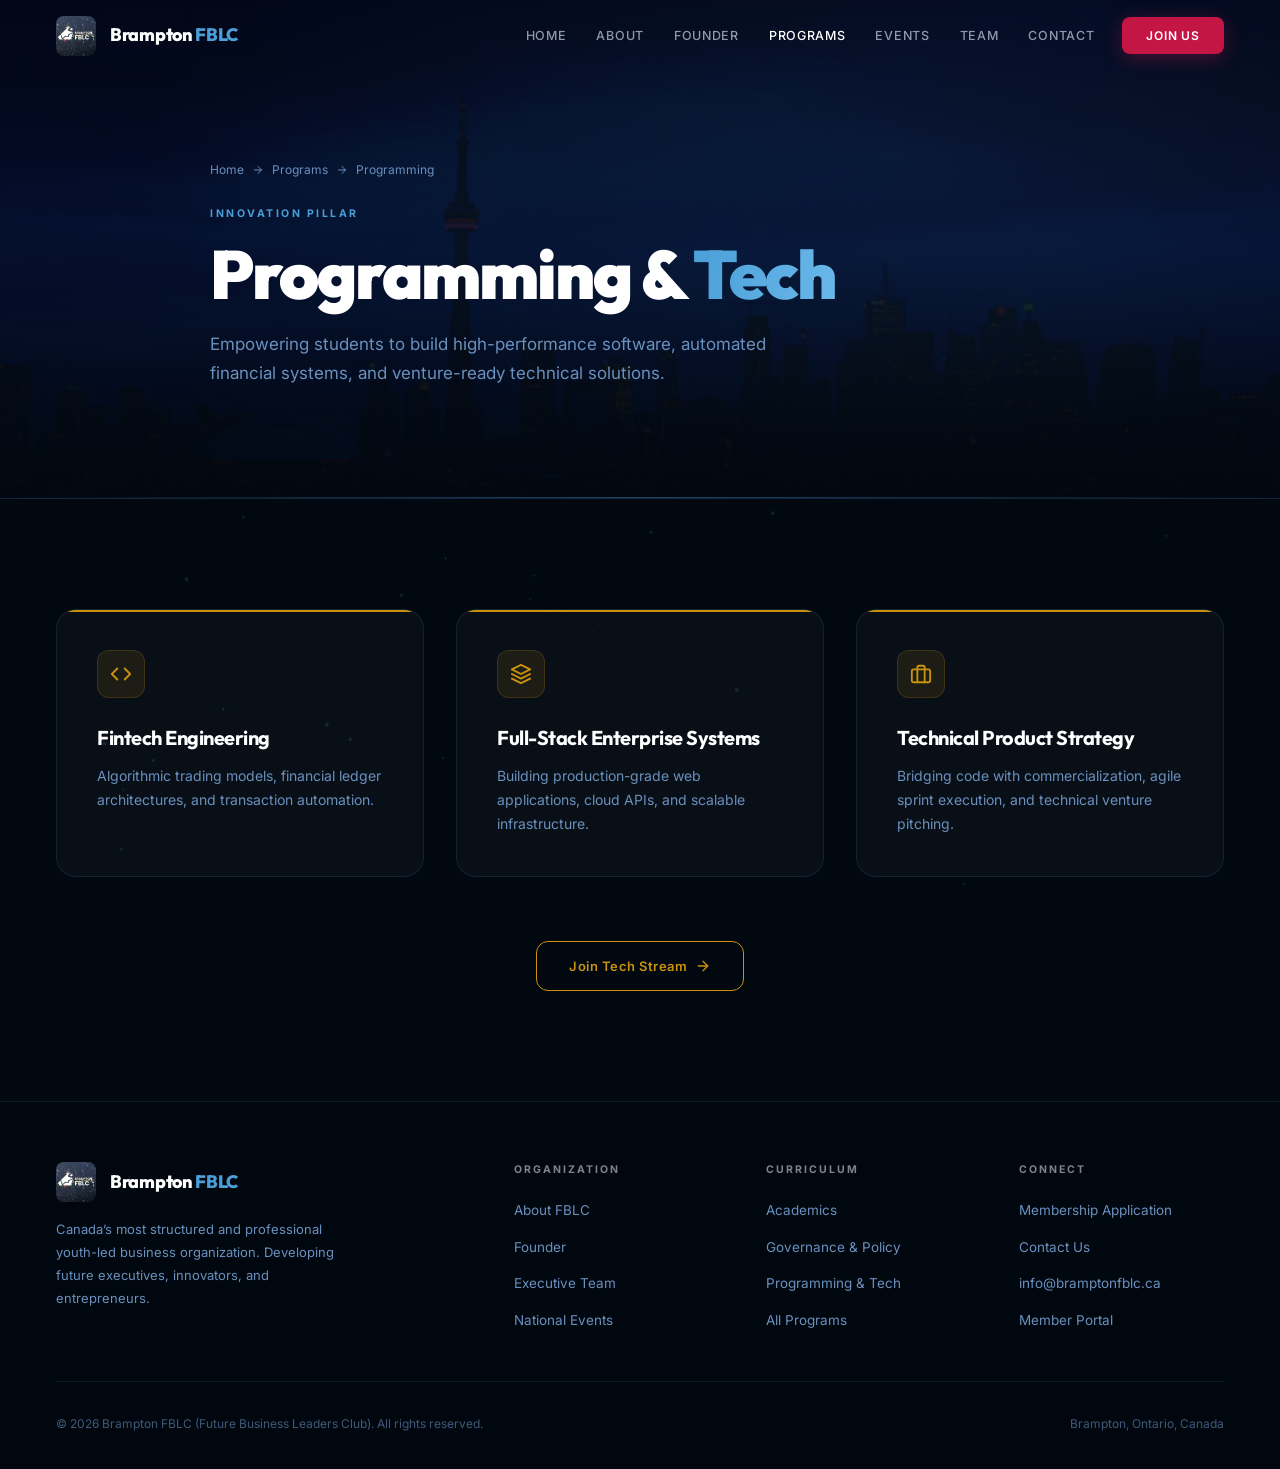
<file: programming.html>
<!DOCTYPE html>
<html lang="en">
<head>
  <meta charset="UTF-8">
  <meta name="viewport" content="width=device-width, initial-scale=1.0">
  <title>Programming & Tech | Brampton FBLC</title>
  <meta name="description" content="Brampton Future Business Leaders Club - Canada's most structured and professional youth-led business leadership organization.">
  <link rel="icon" type="image/png" href="images/logo.png">
  <link rel="shortcut icon" type="image/png" href="images/logo.png">
  <link rel="stylesheet" href="css/style.css">
</head>
<body class="pt-out">

  <!-- Page Transition Curtain -->
  <div id="pt">
    <div class="pt-strip"></div>
    <div class="pt-strip"></div>
    <div class="pt-strip"></div>
    <div class="pt-strip"></div>
    <div class="pt-strip"></div>
  </div>

  <canvas id="particle-canvas"></canvas>

  <!-- Navbar -->
  <nav id="navbar">
    <a href="index.html" class="nav-logo">
      <div class="nav-logo-mark" style="background: transparent; overflow: hidden; border-radius: 8px;">
        <img src="images/logo.png" alt="Brampton FBLC Logo" style="width: 100%; height: 100%; object-fit: contain;">
      </div>
      <div class="nav-logo-text">Brampton <em>FBLC</em></div>
    </a>

    <ul class="nav-links">
      <li><a href="index.html" class="">Home</a></li>
      <li><a href="about.html" class="">About</a></li>
      <li><a href="founder.html" class="">Founder</a></li>
      <li class="has-sub">
        <a href="programs.html" class="active">Programs</a>
        <div class="nav-dropdown">
          <a href="programs.html">Overview</a>
          <a href="academics.html">Academics</a>
          <a href="governance.html">Governance</a>
          <a href="programming.html">Programming & Tech</a>
        </div>
      </li>
      <li><a href="events.html" class="">Events</a></li>
      <li><a href="team.html" class="">Team</a></li>
      <li><a href="contact.html" class="">Contact</a></li>
      <li><a href="join.html" class="nav-cta-btn">Join Us</a></li>
    </ul>

    <div class="hamburger" id="hamburger" aria-label="Toggle navigation">
      <span></span><span></span><span></span>
    </div>
  </nav>

  <!-- Mobile Menu -->
  <div class="mob-menu" id="mob-menu">
    <a href="index.html">Home</a>
    <a href="about.html">About</a>
    <a href="founder.html">Founder: Hasham Ahmed</a>
    <a href="programs.html">Programs Overview</a>
    <div class="mob-sub">
      <a href="academics.html">Academics</a>
      <a href="governance.html">Governance</a>
      <a href="programming.html">Programming & Tech</a>
    </div>
    <a href="events.html">Events</a>
    <a href="team.html">Team</a>
    <a href="contact.html">Contact</a>
    <a href="join.html" style="color: var(--red-2); font-weight: 700;">Join Us</a>
  </div>

  <div class="page-hero">
    <div class="page-hero-bg bg-skyline-twilight"></div>
    <div class="page-hero-overlay"></div>
    <div class="container page-hero-inner">
      <div class="breadcrumb">
        <a href="index.html">Home</a> <svg viewBox="0 0 24 24" fill="none" stroke="currentColor" stroke-width="2" stroke-linecap="round" stroke-linejoin="round"><line x1="5" y1="12" x2="19" y2="12"></line><polyline points="12 5 19 12 12 19"></polyline></svg> <a href="programs.html">Programs</a> <svg viewBox="0 0 24 24" fill="none" stroke="currentColor" stroke-width="2" stroke-linecap="round" stroke-linejoin="round"><line x1="5" y1="12" x2="19" y2="12"></line><polyline points="12 5 19 12 12 19"></polyline></svg> <span>Programming</span>
      </div>
      <span class="ph-tag">Innovation Pillar</span>
      <h1 class="ph-title">Programming & <span>Tech</span></h1>
      <p class="ph-desc">
        Empowering students to build high-performance software, automated financial systems, and venture-ready technical solutions.
      </p>
    </div>
    <div class="ph-line"></div>
  </div>

  <section class="section-pad">
    <div class="container">
      <div style="display: grid; grid-template-columns: repeat(auto-fit, minmax(300px, 1fr)); gap: 32px;">
        <div class="card prog-card gold reveal d1">
          <div class="prog-icon gold"><svg viewBox="0 0 24 24" fill="none" stroke="currentColor" stroke-width="2" stroke-linecap="round" stroke-linejoin="round"><polyline points="16 18 22 12 16 6"></polyline><polyline points="8 6 2 12 8 18"></polyline></svg></div>
          <h3>Fintech Engineering</h3>
          <p>Algorithmic trading models, financial ledger architectures, and transaction automation.</p>
        </div>

        <div class="card prog-card gold reveal d2">
          <div class="prog-icon gold"><svg viewBox="0 0 24 24" fill="none" stroke="currentColor" stroke-width="2" stroke-linecap="round" stroke-linejoin="round"><polygon points="12 2 2 7 12 12 22 7 12 2"></polygon><polyline points="2 17 12 22 22 17"></polyline><polyline points="2 12 12 17 22 12"></polyline></svg></div>
          <h3>Full-Stack Enterprise Systems</h3>
          <p>Building production-grade web applications, cloud APIs, and scalable infrastructure.</p>
        </div>

        <div class="card prog-card gold reveal d3">
          <div class="prog-icon gold"><svg viewBox="0 0 24 24" fill="none" stroke="currentColor" stroke-width="2" stroke-linecap="round" stroke-linejoin="round"><rect x="2" y="7" width="20" height="14" rx="2" ry="2"></rect><path d="M16 21V5a2 2 0 0 0-2-2h-4a2 2 0 0 0-2 2v16"></path></svg></div>
          <h3>Technical Product Strategy</h3>
          <p>Bridging code with commercialization, agile sprint execution, and technical venture pitching.</p>
        </div>
      </div>

      <div class="text-center" style="margin-top: 64px;">
        <a href="join.html" class="btn btn-outline" style="border-color: var(--gold); color: var(--gold);">Join Tech Stream <svg viewBox="0 0 24 24" fill="none" stroke="currentColor" stroke-width="2" stroke-linecap="round" stroke-linejoin="round"><line x1="5" y1="12" x2="19" y2="12"></line><polyline points="12 5 19 12 12 19"></polyline></svg></a>
      </div>
    </div>
  </section>

  <!-- Footer -->
  <footer>
    <div class="ft-top">
      <div class="ft-brand">
        <a href="index.html" class="nav-logo">
          <div class="nav-logo-mark" style="background: transparent; overflow: hidden; border-radius: 8px;">
            <img src="images/logo.png" alt="Brampton FBLC Logo" style="width: 100%; height: 100%; object-fit: contain;">
          </div>
          <div class="nav-logo-text">Brampton <em>FBLC</em></div>
        </a>
        <p>Canada’s most structured and professional youth-led business organization. Developing future executives, innovators, and entrepreneurs.</p>
      </div>

      <div class="ft-col">
        <h5>Organization</h5>
        <ul>
          <li><a href="about.html">About FBLC</a></li>
          <li><a href="founder.html">Founder</a></li>
          <li><a href="team.html">Executive Team</a></li>
          <li><a href="events.html">National Events</a></li>
        </ul>
      </div>

      <div class="ft-col">
        <h5>Curriculum</h5>
        <ul>
          <li><a href="academics.html">Academics</a></li>
          <li><a href="governance.html">Governance & Policy</a></li>
          <li><a href="programming.html">Programming & Tech</a></li>
          <li><a href="programs.html">All Programs</a></li>
        </ul>
      </div>

      <div class="ft-col">
        <h5>Connect</h5>
        <ul>
          <li><a href="join.html">Membership Application</a></li>
          <li><a href="contact.html">Contact Us</a></li>
          <li><a href="mailto:info@bramptonfblc.ca">info@bramptonfblc.ca</a></li>
          <li><a href="#">Member Portal</a></li>
        </ul>
      </div>
    </div>

    <div class="ft-bottom">
      <p>&copy; 2026 Brampton FBLC (Future Business Leaders Club). All rights reserved.</p>
      <p>Brampton, Ontario, Canada</p>
    </div>
  </footer>

  <script src="js/main.js"></script>
</body>
</html>
</file>
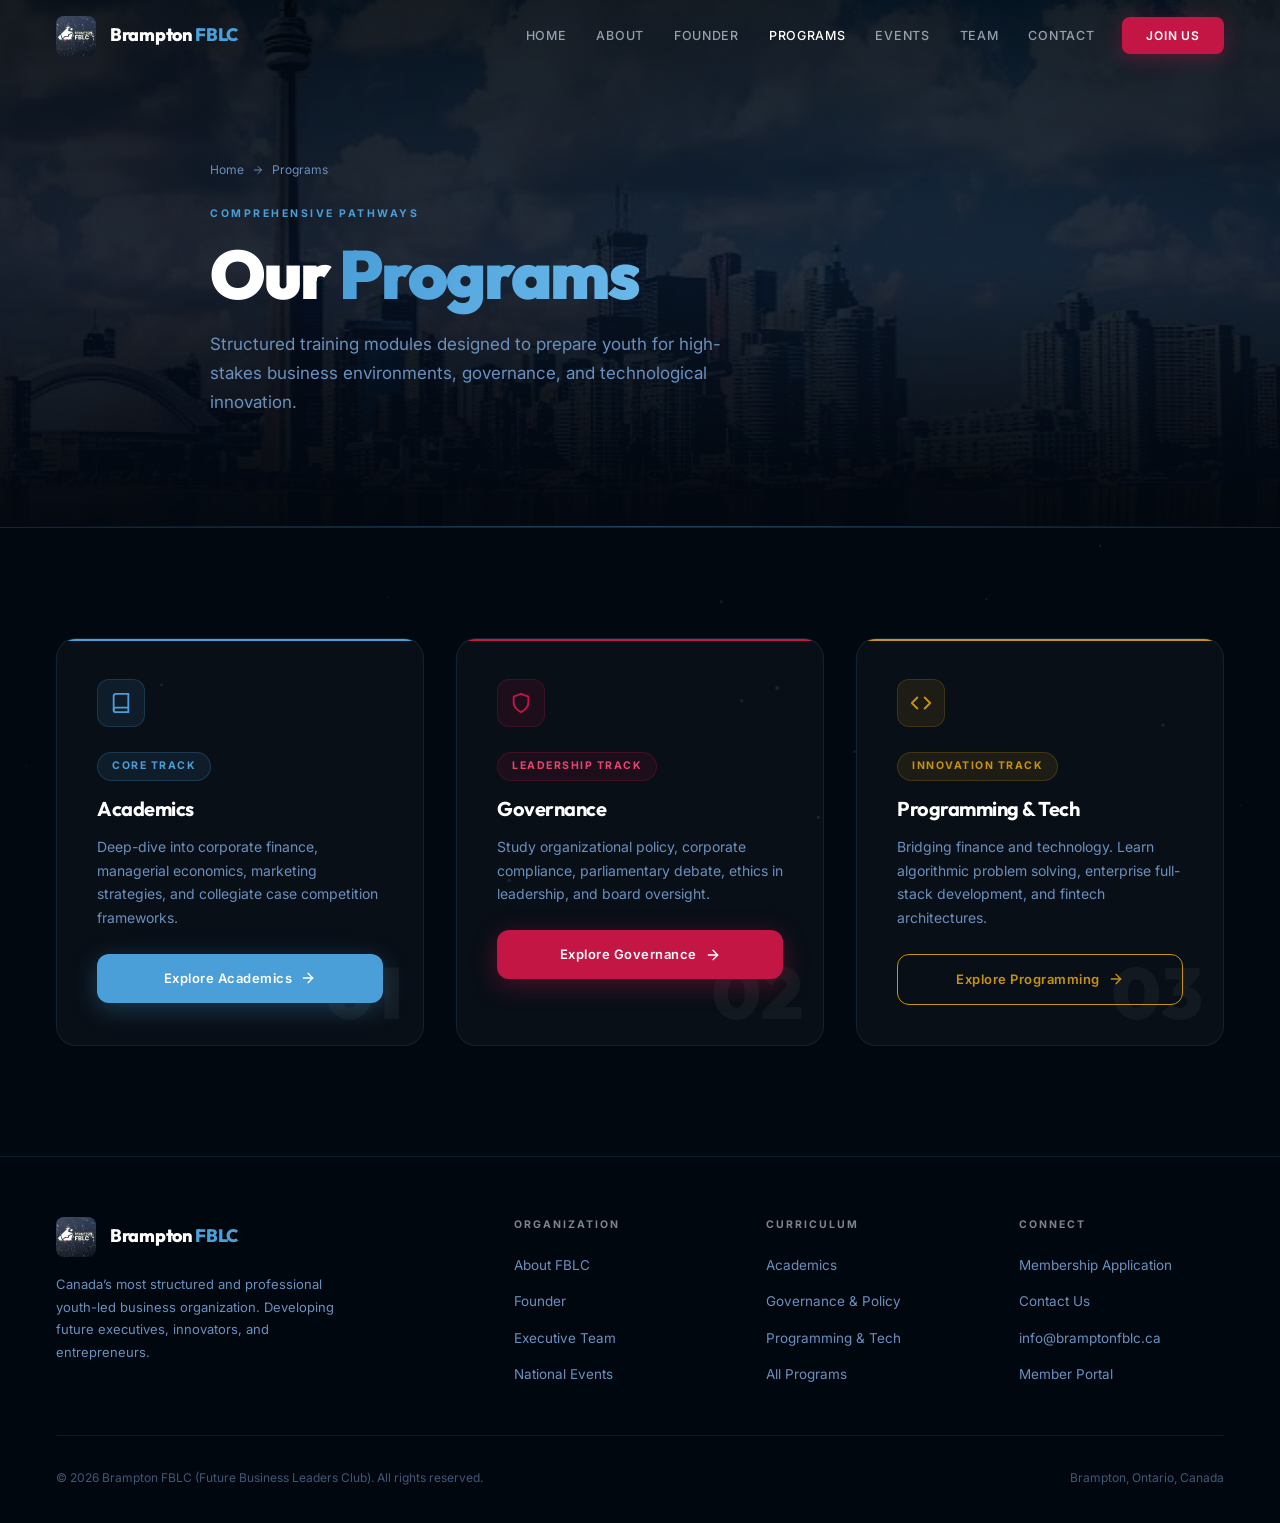
<file: programs.html>
<!DOCTYPE html>
<html lang="en">
<head>
  <meta charset="UTF-8">
  <meta name="viewport" content="width=device-width, initial-scale=1.0">
  <title>Programs Overview | Brampton FBLC</title>
  <meta name="description" content="Brampton Future Business Leaders Club - Canada's most structured and professional youth-led business leadership organization.">
  <link rel="icon" type="image/png" href="images/logo.png">
  <link rel="shortcut icon" type="image/png" href="images/logo.png">
  <link rel="stylesheet" href="css/style.css">
</head>
<body class="pt-out">

  <!-- Page Transition Curtain -->
  <div id="pt">
    <div class="pt-strip"></div>
    <div class="pt-strip"></div>
    <div class="pt-strip"></div>
    <div class="pt-strip"></div>
    <div class="pt-strip"></div>
  </div>

  <canvas id="particle-canvas"></canvas>

  <!-- Navbar -->
  <nav id="navbar">
    <a href="index.html" class="nav-logo">
      <div class="nav-logo-mark" style="background: transparent; overflow: hidden; border-radius: 8px;">
        <img src="images/logo.png" alt="Brampton FBLC Logo" style="width: 100%; height: 100%; object-fit: contain;">
      </div>
      <div class="nav-logo-text">Brampton <em>FBLC</em></div>
    </a>

    <ul class="nav-links">
      <li><a href="index.html" class="">Home</a></li>
      <li><a href="about.html" class="">About</a></li>
      <li><a href="founder.html" class="">Founder</a></li>
      <li class="has-sub">
        <a href="programs.html" class="active">Programs</a>
        <div class="nav-dropdown">
          <a href="programs.html">Overview</a>
          <a href="academics.html">Academics</a>
          <a href="governance.html">Governance</a>
          <a href="programming.html">Programming & Tech</a>
        </div>
      </li>
      <li><a href="events.html" class="">Events</a></li>
      <li><a href="team.html" class="">Team</a></li>
      <li><a href="contact.html" class="">Contact</a></li>
      <li><a href="join.html" class="nav-cta-btn">Join Us</a></li>
    </ul>

    <div class="hamburger" id="hamburger" aria-label="Toggle navigation">
      <span></span><span></span><span></span>
    </div>
  </nav>

  <!-- Mobile Menu -->
  <div class="mob-menu" id="mob-menu">
    <a href="index.html">Home</a>
    <a href="about.html">About</a>
    <a href="founder.html">Founder: Hasham Ahmed</a>
    <a href="programs.html">Programs Overview</a>
    <div class="mob-sub">
      <a href="academics.html">Academics</a>
      <a href="governance.html">Governance</a>
      <a href="programming.html">Programming & Tech</a>
    </div>
    <a href="events.html">Events</a>
    <a href="team.html">Team</a>
    <a href="contact.html">Contact</a>
    <a href="join.html" style="color: var(--red-2); font-weight: 700;">Join Us</a>
  </div>

  <div class="page-hero">
    <div class="page-hero-bg bg-skyline-day"></div>
    <div class="page-hero-overlay"></div>
    <div class="container page-hero-inner">
      <div class="breadcrumb">
        <a href="index.html">Home</a> <svg viewBox="0 0 24 24" fill="none" stroke="currentColor" stroke-width="2" stroke-linecap="round" stroke-linejoin="round"><line x1="5" y1="12" x2="19" y2="12"></line><polyline points="12 5 19 12 12 19"></polyline></svg> <span>Programs</span>
      </div>
      <span class="ph-tag">Comprehensive Pathways</span>
      <h1 class="ph-title">Our <span>Programs</span></h1>
      <p class="ph-desc">
        Structured training modules designed to prepare youth for high-stakes business environments, governance, and technological innovation.
      </p>
    </div>
    <div class="ph-line"></div>
  </div>

  <section class="section-pad">
    <div class="container">
      <div style="display: grid; grid-template-columns: repeat(auto-fit, minmax(320px, 1fr)); gap: 32px;">
        
        <!-- Academics Card -->
        <div class="card prog-card tilt-card reveal d1">
          <div class="prog-num">01</div>
          <div class="prog-icon blue"><svg viewBox="0 0 24 24" fill="none" stroke="currentColor" stroke-width="2" stroke-linecap="round" stroke-linejoin="round"><path d="M4 19.5A2.5 2.5 0 0 1 6.5 17H20"></path><path d="M6.5 2H20v20H6.5A2.5 2.5 0 0 1 4 19.5v-15A2.5 2.5 0 0 1 6.5 2z"></path></svg></div>
          <div class="badge badge-blue" style="margin-bottom: 12px;">Core Track</div>
          <h3>Academics</h3>
          <p style="margin-bottom: 24px;">Deep-dive into corporate finance, managerial economics, marketing strategies, and collegiate case competition frameworks.</p>
          <a href="academics.html" class="btn btn-blue" style="width: 100%; justify-content: center;">Explore Academics <svg viewBox="0 0 24 24" fill="none" stroke="currentColor" stroke-width="2" stroke-linecap="round" stroke-linejoin="round"><line x1="5" y1="12" x2="19" y2="12"></line><polyline points="12 5 19 12 12 19"></polyline></svg></a>
        </div>

        <!-- Governance Card -->
        <div class="card prog-card red tilt-card reveal d2">
          <div class="prog-num">02</div>
          <div class="prog-icon red"><svg viewBox="0 0 24 24" fill="none" stroke="currentColor" stroke-width="2" stroke-linecap="round" stroke-linejoin="round"><path d="M12 22s8-4 8-10V5l-8-3-8 3v7c0 6 8 10 8 10z"></path></svg></div>
          <div class="badge badge-red" style="margin-bottom: 12px;">Leadership Track</div>
          <h3>Governance</h3>
          <p style="margin-bottom: 24px;">Study organizational policy, corporate compliance, parliamentary debate, ethics in leadership, and board oversight.</p>
          <a href="governance.html" class="btn btn-red" style="width: 100%; justify-content: center;">Explore Governance <svg viewBox="0 0 24 24" fill="none" stroke="currentColor" stroke-width="2" stroke-linecap="round" stroke-linejoin="round"><line x1="5" y1="12" x2="19" y2="12"></line><polyline points="12 5 19 12 12 19"></polyline></svg></a>
        </div>

        <!-- Programming & Tech Card -->
        <div class="card prog-card gold tilt-card reveal d3">
          <div class="prog-num">03</div>
          <div class="prog-icon gold"><svg viewBox="0 0 24 24" fill="none" stroke="currentColor" stroke-width="2" stroke-linecap="round" stroke-linejoin="round"><polyline points="16 18 22 12 16 6"></polyline><polyline points="8 6 2 12 8 18"></polyline></svg></div>
          <div class="badge badge-gold" style="margin-bottom: 12px;">Innovation Track</div>
          <h3>Programming & Tech</h3>
          <p style="margin-bottom: 24px;">Bridging finance and technology. Learn algorithmic problem solving, enterprise full-stack development, and fintech architectures.</p>
          <a href="programming.html" class="btn btn-outline" style="width: 100%; justify-content: center; border-color: var(--gold); color: var(--gold);">Explore Programming <svg viewBox="0 0 24 24" fill="none" stroke="currentColor" stroke-width="2" stroke-linecap="round" stroke-linejoin="round"><line x1="5" y1="12" x2="19" y2="12"></line><polyline points="12 5 19 12 12 19"></polyline></svg></a>
        </div>

      </div>
    </div>
  </section>

  <!-- Footer -->
  <footer>
    <div class="ft-top">
      <div class="ft-brand">
        <a href="index.html" class="nav-logo">
          <div class="nav-logo-mark" style="background: transparent; overflow: hidden; border-radius: 8px;">
            <img src="images/logo.png" alt="Brampton FBLC Logo" style="width: 100%; height: 100%; object-fit: contain;">
          </div>
          <div class="nav-logo-text">Brampton <em>FBLC</em></div>
        </a>
        <p>Canada’s most structured and professional youth-led business organization. Developing future executives, innovators, and entrepreneurs.</p>
      </div>

      <div class="ft-col">
        <h5>Organization</h5>
        <ul>
          <li><a href="about.html">About FBLC</a></li>
          <li><a href="founder.html">Founder</a></li>
          <li><a href="team.html">Executive Team</a></li>
          <li><a href="events.html">National Events</a></li>
        </ul>
      </div>

      <div class="ft-col">
        <h5>Curriculum</h5>
        <ul>
          <li><a href="academics.html">Academics</a></li>
          <li><a href="governance.html">Governance & Policy</a></li>
          <li><a href="programming.html">Programming & Tech</a></li>
          <li><a href="programs.html">All Programs</a></li>
        </ul>
      </div>

      <div class="ft-col">
        <h5>Connect</h5>
        <ul>
          <li><a href="join.html">Membership Application</a></li>
          <li><a href="contact.html">Contact Us</a></li>
          <li><a href="mailto:info@bramptonfblc.ca">info@bramptonfblc.ca</a></li>
          <li><a href="#">Member Portal</a></li>
        </ul>
      </div>
    </div>

    <div class="ft-bottom">
      <p>&copy; 2026 Brampton FBLC (Future Business Leaders Club). All rights reserved.</p>
      <p>Brampton, Ontario, Canada</p>
    </div>
  </footer>

  <script src="js/main.js"></script>
</body>
</html>
</file>
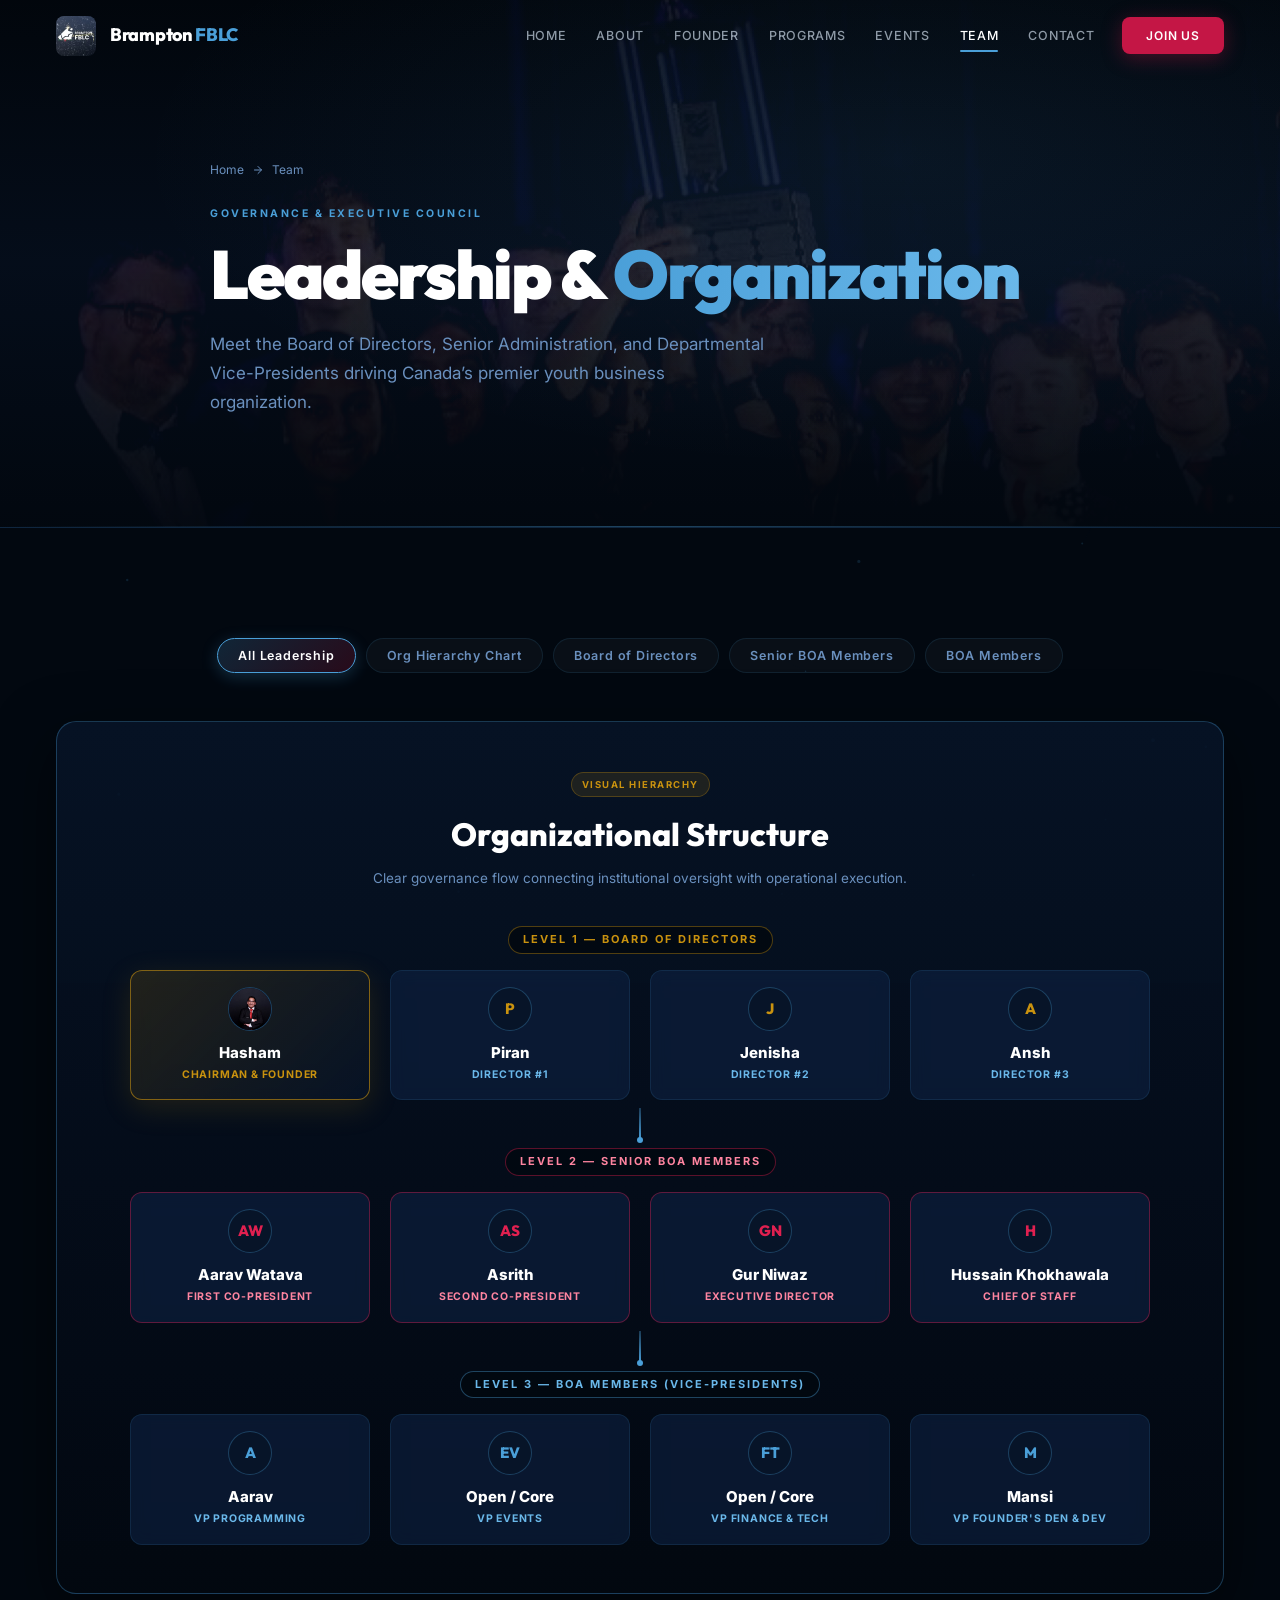
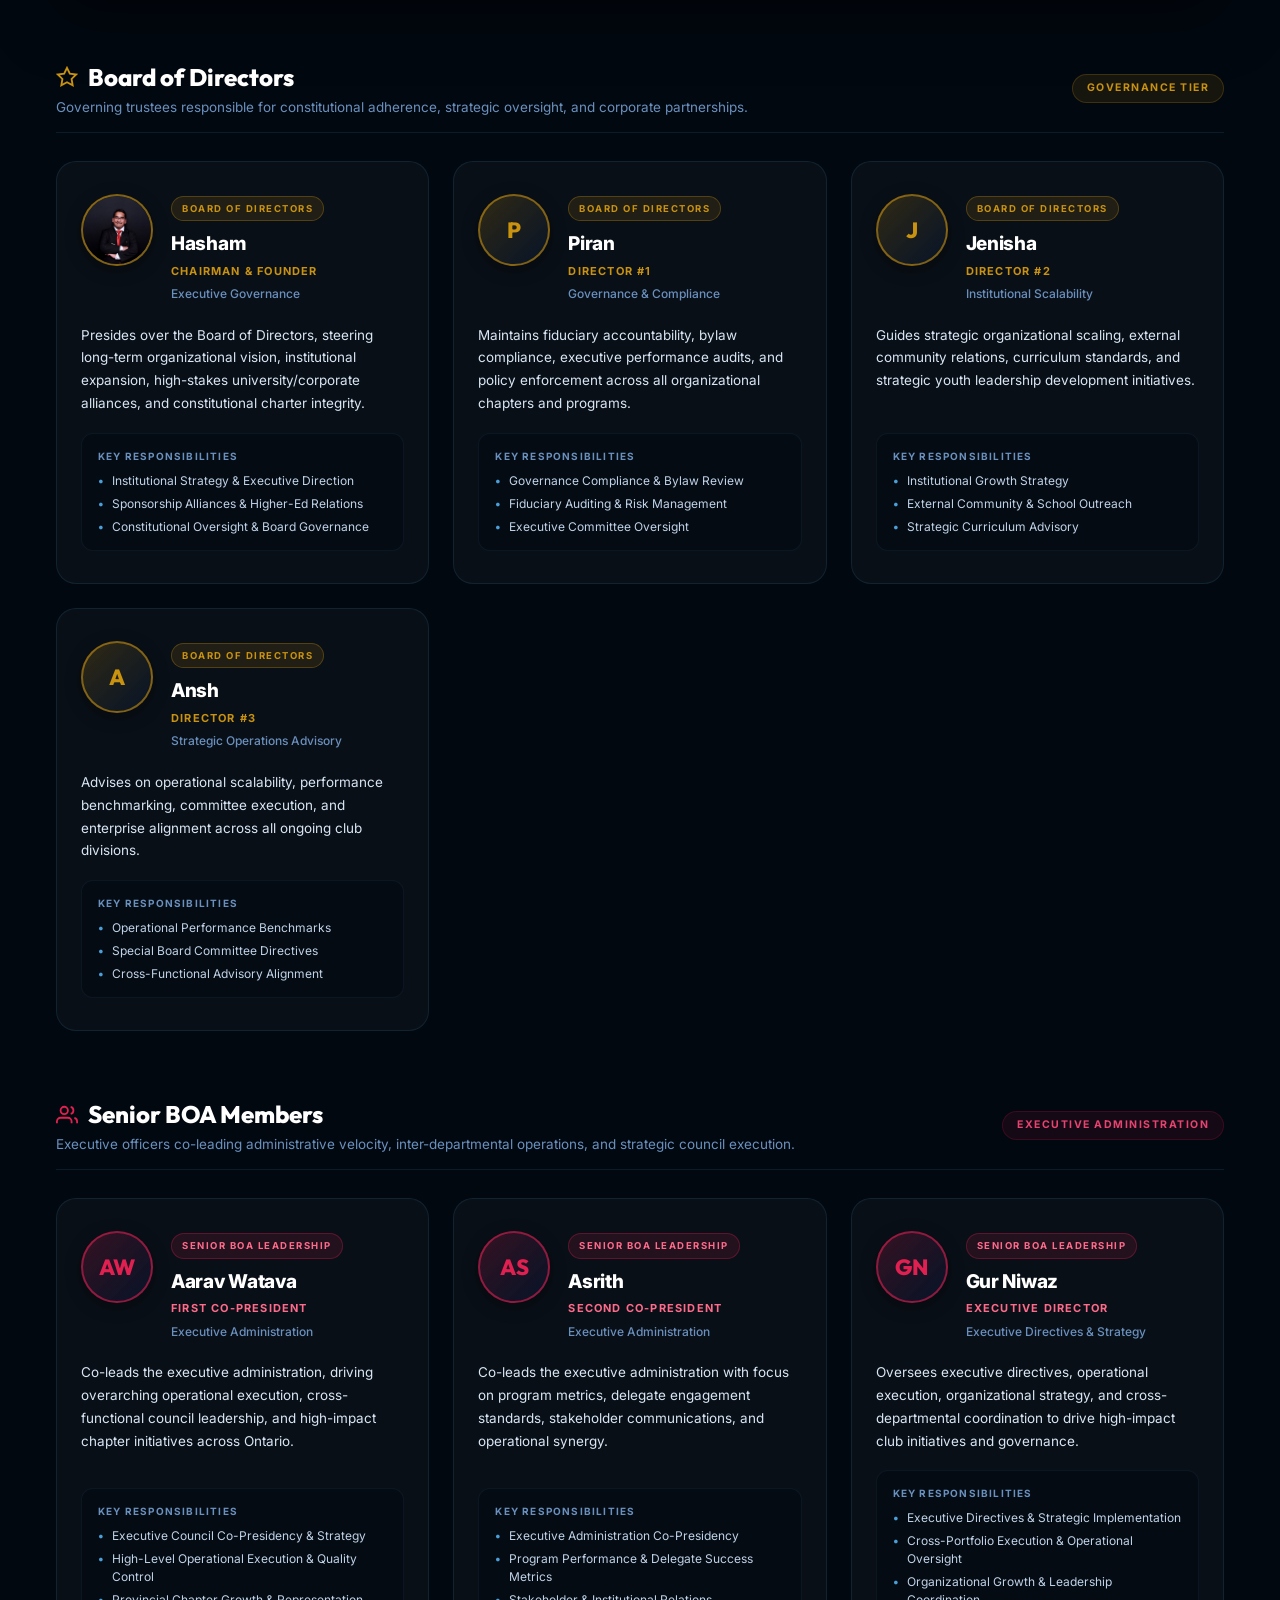
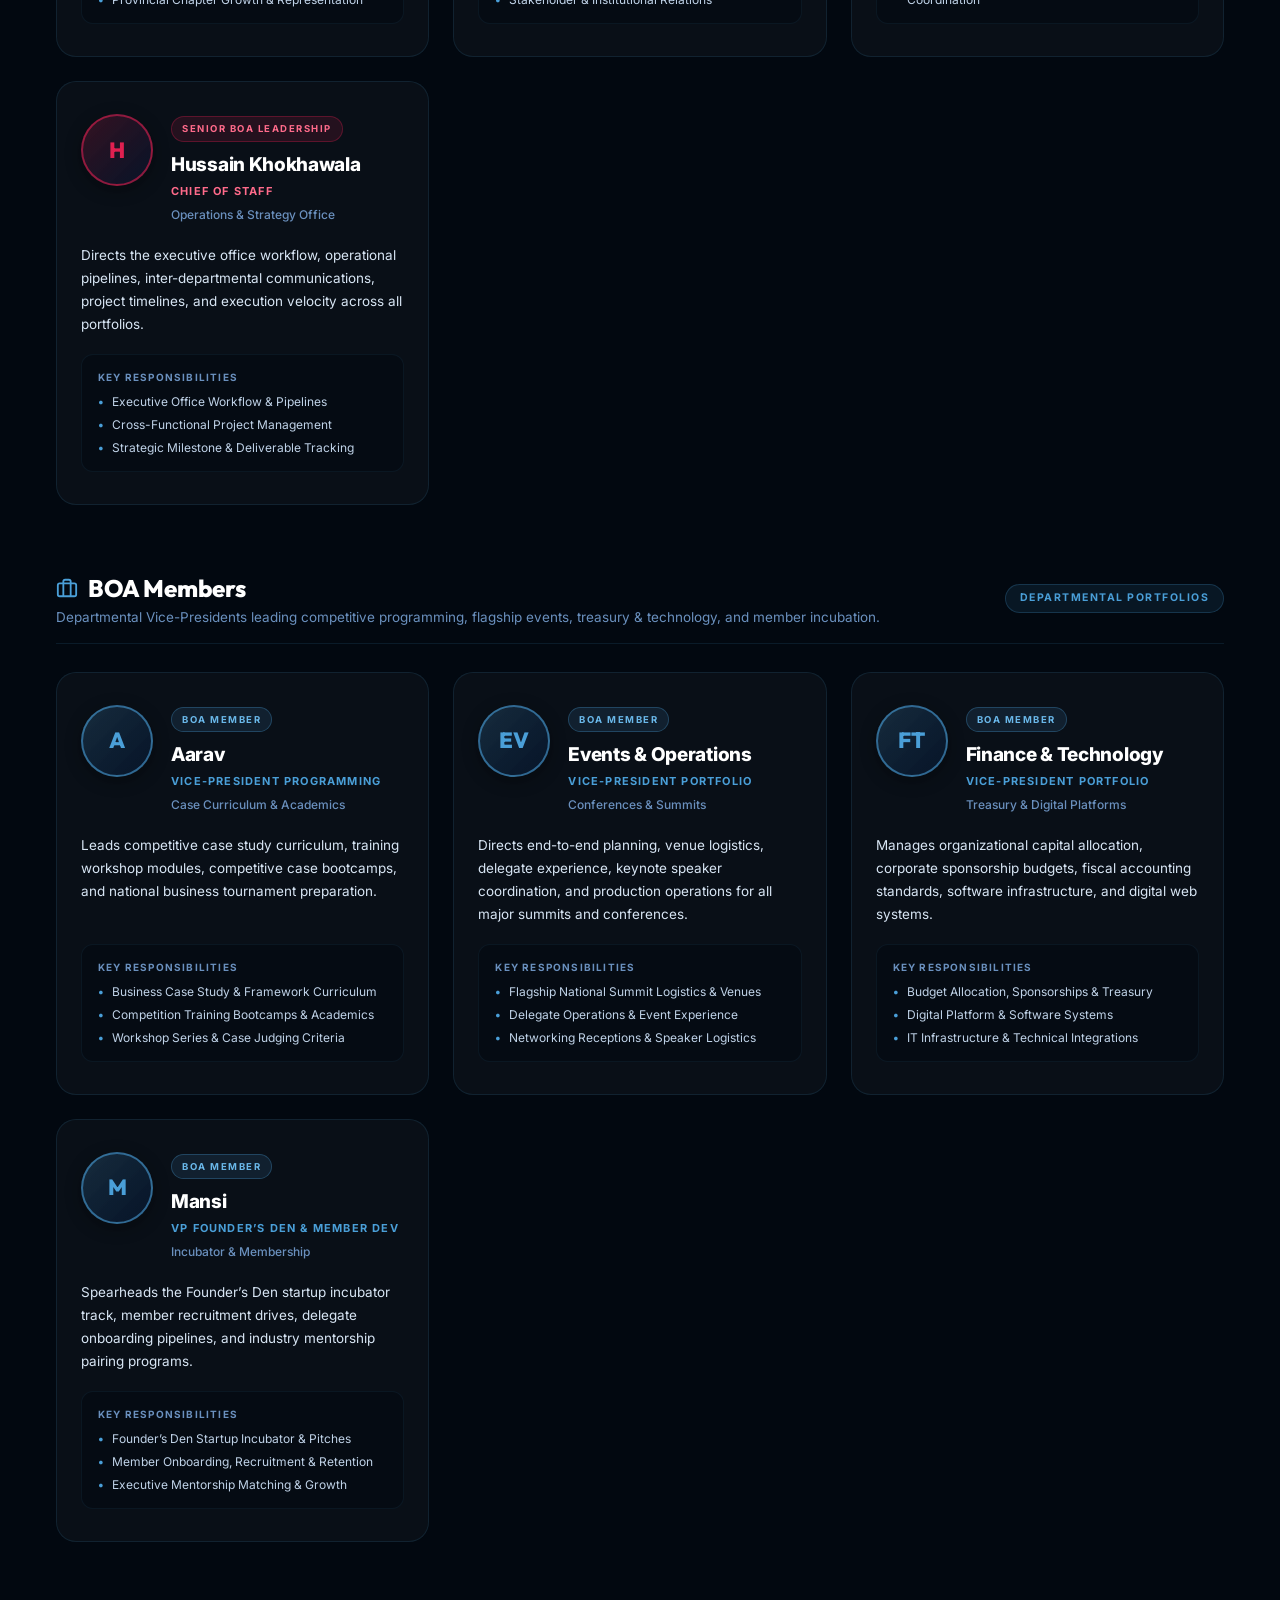
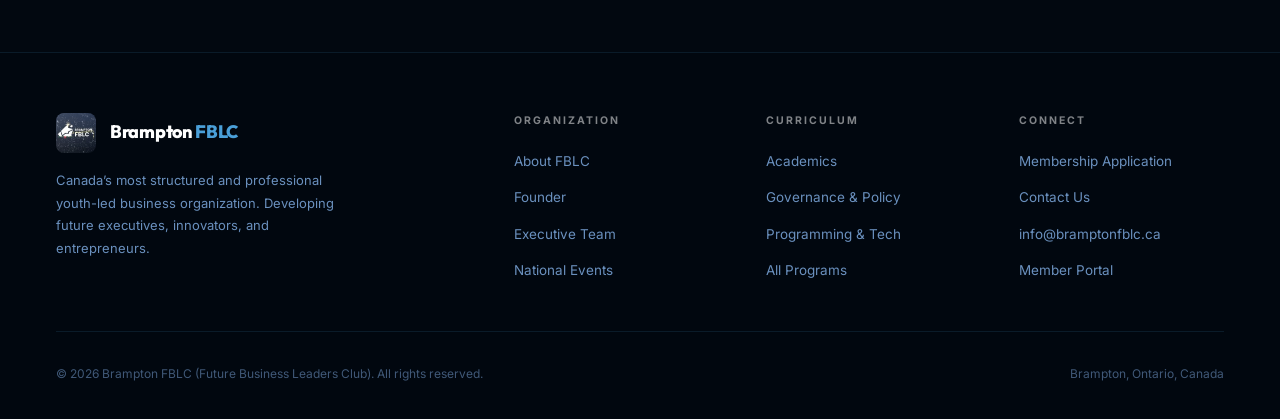
<file: team.html>
<!DOCTYPE html>
<html lang="en">

<head>
  <meta charset="UTF-8">
  <meta name="viewport" content="width=device-width, initial-scale=1.0">
  <title>Executive Leadership | Brampton FBLC</title>
  <meta name="description"
    content="Brampton Future Business Leaders Club - Canada's most structured and professional youth-led business leadership organization.">
  <link rel="icon" type="image/png" href="images/logo.png">
  <link rel="shortcut icon" type="image/png" href="images/logo.png">
  <link rel="stylesheet" href="css/style.css">
</head>

<body class="pt-out">

  <!-- Page Transition Curtain -->
  <div id="pt">
    <div class="pt-strip"></div>
    <div class="pt-strip"></div>
    <div class="pt-strip"></div>
    <div class="pt-strip"></div>
    <div class="pt-strip"></div>
  </div>

  <canvas id="particle-canvas"></canvas>

  <!-- Navbar -->
  <nav id="navbar">
    <a href="index.html" class="nav-logo">
      <div class="nav-logo-mark" style="background: transparent; overflow: hidden; border-radius: 8px;">
        <img src="images/logo.png" alt="Brampton FBLC Logo" style="width: 100%; height: 100%; object-fit: contain;">
      </div>
      <div class="nav-logo-text">Brampton <em>FBLC</em></div>
    </a>

    <ul class="nav-links">
      <li><a href="index.html" class="">Home</a></li>
      <li><a href="about.html" class="">About</a></li>
      <li><a href="founder.html" class="">Founder</a></li>
      <li class="has-sub">
        <a href="programs.html" class="">Programs</a>
        <div class="nav-dropdown">
          <a href="programs.html">Overview</a>
          <a href="academics.html">Academics</a>
          <a href="governance.html">Governance</a>
          <a href="programming.html">Programming & Tech</a>
        </div>
      </li>
      <li><a href="events.html" class="">Events</a></li>
      <li><a href="team.html" class="active">Team</a></li>
      <li><a href="contact.html" class="">Contact</a></li>
      <li><a href="join.html" class="nav-cta-btn">Join Us</a></li>
    </ul>

    <div class="hamburger" id="hamburger" aria-label="Toggle navigation">
      <span></span><span></span><span></span>
    </div>
  </nav>

  <!-- Mobile Menu -->
  <div class="mob-menu" id="mob-menu">
    <a href="index.html">Home</a>
    <a href="about.html">About</a>
    <a href="founder.html">Founder: Hasham Ahmed</a>
    <a href="programs.html">Programs Overview</a>
    <div class="mob-sub">
      <a href="academics.html">Academics</a>
      <a href="governance.html">Governance</a>
      <a href="programming.html">Programming & Tech</a>
    </div>
    <a href="events.html">Events</a>
    <a href="team.html">Team</a>
    <a href="contact.html">Contact</a>
    <a href="join.html" style="color: var(--red-2); font-weight: 700;">Join Us</a>
  </div>

  <div class="page-hero">
    <div class="page-hero-bg bg-trophy-celebration"></div>
    <div class="page-hero-overlay"></div>
    <div class="container page-hero-inner">
      <div class="breadcrumb">
        <a href="index.html">Home</a> <svg viewBox="0 0 24 24" fill="none" stroke="currentColor" stroke-width="2"
          stroke-linecap="round" stroke-linejoin="round">
          <line x1="5" y1="12" x2="19" y2="12"></line>
          <polyline points="12 5 19 12 12 19"></polyline>
        </svg> <span>Team</span>
      </div>
      <span class="ph-tag">Governance & Executive Council</span>
      <h1 class="ph-title">Leadership & <span>Organization</span></h1>
      <p class="ph-desc">
        Meet the Board of Directors, Senior Administration, and Departmental Vice-Presidents driving Canada’s premier
        youth business organization.
      </p>
    </div>
    <div class="ph-line"></div>
  </div>

  <section class="section-pad">
    <div class="container">

      <!-- Interactive Category Filter Bar -->
      <div class="team-filter-bar reveal d1">
        <button class="team-filter-btn active" data-filter="all">All Leadership</button>
        <button class="team-filter-btn" data-filter="chart">Org Hierarchy Chart</button>
        <button class="team-filter-btn" data-filter="bod">Board of Directors</button>
        <button class="team-filter-btn" data-filter="sr-boa">Senior BOA Members</button>
        <button class="team-filter-btn" data-filter="boa">BOA Members</button>
      </div>

      <!-- =========================================================================
           1. ORGANIZATIONAL STRUCTURE HIERARCHY CHART
           ========================================================================= -->
      <div id="org-chart-section" class="org-chart-container reveal d2">
        <div class="org-chart-intro">
          <div class="team-tier-tag gold" style="margin-bottom: 12px;">Visual Hierarchy</div>
          <h2
            style="font-family: 'Outfit', sans-serif; font-size: clamp(22px, 3vw, 32px); font-weight: 800; color: #fff; margin-bottom: 8px;">
            Organizational Structure
          </h2>
          <p style="font-size: 13.5px; color: var(--muted);">
            Clear governance flow connecting institutional oversight with operational execution.
          </p>
        </div>

        <div class="org-tree">

          <!-- Level 1: Board of Directors -->
          <div class="org-tier">
            <span class="org-tier-label" style="color: var(--gold); border-color: rgba(201, 146, 15, 0.4);">Level 1 —
              Board of Directors</span>
            <div class="org-row">
              <div class="org-node node-chairman">
                <div class="org-node-avatar"><img src="images/hasham_ahmed.jpg" alt="Hasham Ahmed"></div>
                <div class="org-node-name">Hasham</div>
                <div class="org-node-title">Chairman & Founder</div>
              </div>
              <div class="org-node">
                <div class="org-node-avatar" style="color: var(--gold);">P</div>
                <div class="org-node-name">Piran</div>
                <div class="org-node-title">Director #1</div>
              </div>
              <div class="org-node">
                <div class="org-node-avatar" style="color: var(--gold);">J</div>
                <div class="org-node-name">Jenisha</div>
                <div class="org-node-title">Director #2</div>
              </div>
              <div class="org-node">
                <div class="org-node-avatar" style="color: var(--gold);">A</div>
                <div class="org-node-name">Ansh</div>
                <div class="org-node-title">Director #3</div>
              </div>
            </div>
          </div>

          <!-- Connector 1 -> 2 -->
          <div class="org-connector"></div>

          <!-- Level 2: Senior BOA Members -->
          <div class="org-tier">
            <span class="org-tier-label" style="color: #ff85a1; border-color: rgba(224, 32, 80, 0.4);">Level 2 — Senior
              BOA Members</span>
            <div class="org-row">
              <div class="org-node node-senior">
                <div class="org-node-avatar" style="color: var(--red-2);">AW</div>
                <div class="org-node-name">Aarav Watava</div>
                <div class="org-node-title">First Co-President</div>
              </div>
              <div class="org-node node-senior">
                <div class="org-node-avatar" style="color: var(--red-2);">AS</div>
                <div class="org-node-name">Asrith</div>
                <div class="org-node-title">Second Co-President</div>
              </div>
              <div class="org-node node-senior">
                <div class="org-node-avatar" style="color: var(--red-2);">GN</div>
                <div class="org-node-name">Gur Niwaz</div>
                <div class="org-node-title">Executive Director</div>
              </div>
              <div class="org-node node-senior">
                <div class="org-node-avatar" style="color: var(--red-2);">H</div>
                <div class="org-node-name">Hussain Khokhawala</div>
                <div class="org-node-title">Chief of Staff</div>
              </div>
            </div>
          </div>

          <!-- Connector 2 -> 3 -->
          <div class="org-connector"></div>

          <!-- Level 3: BOA Members -->
          <div class="org-tier">
            <span class="org-tier-label" style="color: var(--blue-2); border-color: rgba(74, 159, 216, 0.4);">Level 3 —
              BOA Members (Vice-Presidents)</span>
            <div class="org-row">
              <div class="org-node">
                <div class="org-node-avatar">A</div>
                <div class="org-node-name">Aarav</div>
                <div class="org-node-title">VP Programming</div>
              </div>
              <div class="org-node">
                <div class="org-node-avatar">EV</div>
                <div class="org-node-name">Open / Core</div>
                <div class="org-node-title">VP Events</div>
              </div>
              <div class="org-node">
                <div class="org-node-avatar">FT</div>
                <div class="org-node-name">Open / Core</div>
                <div class="org-node-title">VP Finance & Tech</div>
              </div>
              <div class="org-node">
                <div class="org-node-avatar">M</div>
                <div class="org-node-name">Mansi</div>
                <div class="org-node-title">VP Founder's Den & Dev</div>
              </div>
            </div>
          </div>

        </div>
      </div>

      <!-- =========================================================================
           2. BOARD OF DIRECTORS (TIER 1)
           ========================================================================= -->
      <div id="bod-section" style="margin-bottom: 64px;">
        <div class="team-group-header reveal d1">
          <div>
            <h3><svg width="22" height="22" viewBox="0 0 24 24" fill="none" stroke="currentColor" stroke-width="2"
                style="color: var(--gold);">
                <polygon
                  points="12 2 15.09 8.26 22 9.27 17 14.14 18.18 21.02 12 17.77 5.82 21.02 7 14.14 2 9.27 8.91 8.26 12 2">
                </polygon>
              </svg> Board of Directors</h3>
            <p class="team-group-desc">Governing trustees responsible for constitutional adherence, strategic oversight,
              and corporate partnerships.</p>
          </div>
          <span class="badge badge-gold">Governance Tier</span>
        </div>

        <div style="display: grid; grid-template-columns: repeat(auto-fit, minmax(280px, 1fr)); gap: 24px;">

          <!-- Chairman: Hasham -->
          <div class="card team-card reveal d1">
            <div class="team-card-top">
              <div class="team-avatar avatar-gold has-photo">
                <img src="images/hasham_ahmed.jpg" alt="Hasham Ahmed - Chairman & Founder">
              </div>
              <div class="team-header-info">
                <span class="team-tier-tag gold">Board of Directors</span>
                <h4>Hasham</h4>
                <div class="t-role" style="color: var(--gold);">Chairman & Founder</div>
                <div class="t-dept">Executive Governance</div>
              </div>
            </div>
            <p class="t-bio">
              Presides over the Board of Directors, steering long-term organizational vision, institutional expansion,
              high-stakes university/corporate alliances, and constitutional charter integrity.
            </p>
            <div class="team-responsibilities">
              <h5>Key Responsibilities</h5>
              <ul>
                <li>Institutional Strategy & Executive Direction</li>
                <li>Sponsorship Alliances & Higher-Ed Relations</li>
                <li>Constitutional Oversight & Board Governance</li>
              </ul>
            </div>
          </div>

          <!-- Director #1: Piran -->
          <div class="card team-card reveal d2">
            <div class="team-card-top">
              <div class="team-avatar avatar-gold">P</div>
              <div class="team-header-info">
                <span class="team-tier-tag gold">Board of Directors</span>
                <h4>Piran</h4>
                <div class="t-role" style="color: var(--gold);">Director #1</div>
                <div class="t-dept">Governance & Compliance</div>
              </div>
            </div>
            <p class="t-bio">
              Maintains fiduciary accountability, bylaw compliance, executive performance audits, and policy enforcement
              across all organizational chapters and programs.
            </p>
            <div class="team-responsibilities">
              <h5>Key Responsibilities</h5>
              <ul>
                <li>Governance Compliance & Bylaw Review</li>
                <li>Fiduciary Auditing & Risk Management</li>
                <li>Executive Committee Oversight</li>
              </ul>
            </div>
          </div>

          <!-- Director #2: Jenisha -->
          <div class="card team-card reveal d3">
            <div class="team-card-top">
              <div class="team-avatar avatar-gold">J</div>
              <div class="team-header-info">
                <span class="team-tier-tag gold">Board of Directors</span>
                <h4>Jenisha</h4>
                <div class="t-role" style="color: var(--gold);">Director #2</div>
                <div class="t-dept">Institutional Scalability</div>
              </div>
            </div>
            <p class="t-bio">
              Guides strategic organizational scaling, external community relations, curriculum standards, and strategic
              youth leadership development initiatives.
            </p>
            <div class="team-responsibilities">
              <h5>Key Responsibilities</h5>
              <ul>
                <li>Institutional Growth Strategy</li>
                <li>External Community & School Outreach</li>
                <li>Strategic Curriculum Advisory</li>
              </ul>
            </div>
          </div>

          <!-- Director #3: Ansh -->
          <div class="card team-card reveal d4">
            <div class="team-card-top">
              <div class="team-avatar avatar-gold">A</div>
              <div class="team-header-info">
                <span class="team-tier-tag gold">Board of Directors</span>
                <h4>Ansh</h4>
                <div class="t-role" style="color: var(--gold);">Director #3</div>
                <div class="t-dept">Strategic Operations Advisory</div>
              </div>
            </div>
            <p class="t-bio">
              Advises on operational scalability, performance benchmarking, committee execution, and enterprise
              alignment across all ongoing club divisions.
            </p>
            <div class="team-responsibilities">
              <h5>Key Responsibilities</h5>
              <ul>
                <li>Operational Performance Benchmarks</li>
                <li>Special Board Committee Directives</li>
                <li>Cross-Functional Advisory Alignment</li>
              </ul>
            </div>
          </div>

        </div>
      </div>

      <!-- =========================================================================
           3. SENIOR BOA MEMBERS (TIER 2)
           ========================================================================= -->
      <div id="sr-boa-section" style="margin-bottom: 64px;">
        <div class="team-group-header reveal d1">
          <div>
            <h3><svg width="22" height="22" viewBox="0 0 24 24" fill="none" stroke="currentColor" stroke-width="2"
                style="color: var(--red-2);">
                <path d="M17 21v-2a4 4 0 0 0-4-4H5a4 4 0 0 0-4 4v2"></path>
                <circle cx="9" cy="7" r="4"></circle>
                <path d="M23 21v-2a4 4 0 0 0-3-3.87"></path>
                <path d="M16 3.13a4 4 0 0 1 0 7.75"></path>
              </svg> Senior BOA Members</h3>
            <p class="team-group-desc">Executive officers co-leading administrative velocity, inter-departmental
              operations, and strategic council execution.</p>
          </div>
          <span class="badge badge-red">Executive Administration</span>
        </div>

        <div style="display: grid; grid-template-columns: repeat(auto-fit, minmax(320px, 1fr)); gap: 24px;">

          <!-- First Co-President: Aarav Watava -->
          <div class="card team-card reveal d1">
            <div class="team-card-top">
              <div class="team-avatar avatar-red">AW</div>
              <div class="team-header-info">
                <span class="team-tier-tag red">Senior BOA Leadership</span>
                <h4>Aarav Watava</h4>
                <div class="t-role" style="color: #ff6b8b;">First Co-President</div>
                <div class="t-dept">Executive Administration</div>
              </div>
            </div>
            <p class="t-bio">
              Co-leads the executive administration, driving overarching operational execution, cross-functional council
              leadership, and high-impact chapter initiatives across Ontario.
            </p>
            <div class="team-responsibilities">
              <h5>Key Responsibilities</h5>
              <ul>
                <li>Executive Council Co-Presidency & Strategy</li>
                <li>High-Level Operational Execution & Quality Control</li>
                <li>Provincial Chapter Growth & Representation</li>
              </ul>
            </div>
          </div>

          <!-- Second Co-President: Asrith -->
          <div class="card team-card reveal d2">
            <div class="team-card-top">
              <div class="team-avatar avatar-red">AS</div>
              <div class="team-header-info">
                <span class="team-tier-tag red">Senior BOA Leadership</span>
                <h4>Asrith</h4>
                <div class="t-role" style="color: #ff6b8b;">Second Co-President</div>
                <div class="t-dept">Executive Administration</div>
              </div>
            </div>
            <p class="t-bio">
              Co-leads the executive administration with focus on program metrics, delegate engagement standards,
              stakeholder communications, and operational synergy.
            </p>
            <div class="team-responsibilities">
              <h5>Key Responsibilities</h5>
              <ul>
                <li>Executive Administration Co-Presidency</li>
                <li>Program Performance & Delegate Success Metrics</li>
                <li>Stakeholder & Institutional Relations</li>
              </ul>
            </div>
          </div>

          <!-- Executive Director: Gur Niwaz -->
          <div class="card team-card reveal d3">
            <div class="team-card-top">
              <div class="team-avatar avatar-red">GN</div>
              <div class="team-header-info">
                <span class="team-tier-tag red">Senior BOA Leadership</span>
                <h4>Gur Niwaz</h4>
                <div class="t-role" style="color: #ff6b8b;">Executive Director</div>
                <div class="t-dept">Executive Directives & Strategy</div>
              </div>
            </div>
            <p class="t-bio">
              Oversees executive directives, operational execution, organizational strategy, and cross-departmental
              coordination to drive high-impact club initiatives and governance.
            </p>
            <div class="team-responsibilities">
              <h5>Key Responsibilities</h5>
              <ul>
                <li>Executive Directives & Strategic Implementation</li>
                <li>Cross-Portfolio Execution & Operational Oversight</li>
                <li>Organizational Growth & Leadership Coordination</li>
              </ul>
            </div>
          </div>

          <!-- Chief of Staff: Hussain -->
          <div class="card team-card reveal d4">
            <div class="team-card-top">
              <div class="team-avatar avatar-red">H</div>
              <div class="team-header-info">
                <span class="team-tier-tag red">Senior BOA Leadership</span>
                <h4>Hussain Khokhawala</h4>
                <div class="t-role" style="color: #ff6b8b;">Chief of Staff</div>
                <div class="t-dept">Operations & Strategy Office</div>
              </div>
            </div>
            <p class="t-bio">
              Directs the executive office workflow, operational pipelines, inter-departmental communications, project
              timelines, and execution velocity across all portfolios.
            </p>
            <div class="team-responsibilities">
              <h5>Key Responsibilities</h5>
              <ul>
                <li>Executive Office Workflow & Pipelines</li>
                <li>Cross-Functional Project Management</li>
                <li>Strategic Milestone & Deliverable Tracking</li>
              </ul>
            </div>
          </div>

        </div>
      </div>

      <!-- =========================================================================
           4. BOA MEMBERS (TIER 3 - DEPARTMENTAL VICE-PRESIDENTS)
           ========================================================================= -->
      <div id="boa-section">
        <div class="team-group-header reveal d1">
          <div>
            <h3><svg width="22" height="22" viewBox="0 0 24 24" fill="none" stroke="currentColor" stroke-width="2"
                style="color: var(--blue);">
                <rect x="2" y="7" width="20" height="14" rx="2" ry="2"></rect>
                <path d="M16 21V5a2 2 0 0 0-2-2h-4a2 2 0 0 0-2 2v16"></path>
              </svg> BOA Members</h3>
            <p class="team-group-desc">Departmental Vice-Presidents leading competitive programming, flagship events,
              treasury & technology, and member incubation.</p>
          </div>
          <span class="badge badge-blue">Departmental Portfolios</span>
        </div>

        <div style="display: grid; grid-template-columns: repeat(auto-fit, minmax(280px, 1fr)); gap: 24px;">

          <!-- VP Programming: Aarav -->
          <div class="card team-card reveal d1">
            <div class="team-card-top">
              <div class="team-avatar avatar-blue">A</div>
              <div class="team-header-info">
                <span class="team-tier-tag blue">BOA Member</span>
                <h4>Aarav</h4>
                <div class="t-role">Vice-President Programming</div>
                <div class="t-dept">Case Curriculum & Academics</div>
              </div>
            </div>
            <p class="t-bio">
              Leads competitive case study curriculum, training workshop modules, competitive case bootcamps, and
              national business tournament preparation.
            </p>
            <div class="team-responsibilities">
              <h5>Key Responsibilities</h5>
              <ul>
                <li>Business Case Study & Framework Curriculum</li>
                <li>Competition Training Bootcamps & Academics</li>
                <li>Workshop Series & Case Judging Criteria</li>
              </ul>
            </div>
          </div>

          <!-- VP Events -->
          <div class="card team-card reveal d2">
            <div class="team-card-top">
              <div class="team-avatar avatar-blue">EV</div>
              <div class="team-header-info">
                <span class="team-tier-tag blue">BOA Member</span>
                <h4>Events & Operations</h4>
                <div class="t-role">Vice-President Portfolio</div>
                <div class="t-dept">Conferences & Summits</div>
              </div>
            </div>
            <p class="t-bio">
              Directs end-to-end planning, venue logistics, delegate experience, keynote speaker coordination, and
              production operations for all major summits and conferences.
            </p>
            <div class="team-responsibilities">
              <h5>Key Responsibilities</h5>
              <ul>
                <li>Flagship National Summit Logistics & Venues</li>
                <li>Delegate Operations & Event Experience</li>
                <li>Networking Receptions & Speaker Logistics</li>
              </ul>
            </div>
          </div>

          <!-- VP Finance & Technology -->
          <div class="card team-card reveal d3">
            <div class="team-card-top">
              <div class="team-avatar avatar-blue">FT</div>
              <div class="team-header-info">
                <span class="team-tier-tag blue">BOA Member</span>
                <h4>Finance & Technology</h4>
                <div class="t-role">Vice-President Portfolio</div>
                <div class="t-dept">Treasury & Digital Platforms</div>
              </div>
            </div>
            <p class="t-bio">
              Manages organizational capital allocation, corporate sponsorship budgets, fiscal accounting standards,
              software infrastructure, and digital web systems.
            </p>
            <div class="team-responsibilities">
              <h5>Key Responsibilities</h5>
              <ul>
                <li>Budget Allocation, Sponsorships & Treasury</li>
                <li>Digital Platform & Software Systems</li>
                <li>IT Infrastructure & Technical Integrations</li>
              </ul>
            </div>
          </div>

          <!-- VP Founder's Den Affairs & Member Development: Mansi -->
          <div class="card team-card reveal d4">
            <div class="team-card-top">
              <div class="team-avatar avatar-blue">M</div>
              <div class="team-header-info">
                <span class="team-tier-tag blue">BOA Member</span>
                <h4>Mansi</h4>
                <div class="t-role">VP Founder’s Den & Member Dev</div>
                <div class="t-dept">Incubator & Membership</div>
              </div>
            </div>
            <p class="t-bio">
              Spearheads the Founder’s Den startup incubator track, member recruitment drives, delegate onboarding
              pipelines, and industry mentorship pairing programs.
            </p>
            <div class="team-responsibilities">
              <h5>Key Responsibilities</h5>
              <ul>
                <li>Founder’s Den Startup Incubator & Pitches</li>
                <li>Member Onboarding, Recruitment & Retention</li>
                <li>Executive Mentorship Matching & Growth</li>
              </ul>
            </div>
          </div>

        </div>
      </div>

    </div>
  </section>

  <!-- Footer -->
  <footer>
    <div class="ft-top">
      <div class="ft-brand">
        <a href="index.html" class="nav-logo">
          <div class="nav-logo-mark" style="background: transparent; overflow: hidden; border-radius: 8px;">
            <img src="images/logo.png" alt="Brampton FBLC Logo" style="width: 100%; height: 100%; object-fit: contain;">
          </div>
          <div class="nav-logo-text">Brampton <em>FBLC</em></div>
        </a>
        <p>Canada’s most structured and professional youth-led business organization. Developing future executives,
          innovators, and entrepreneurs.</p>
      </div>

      <div class="ft-col">
        <h5>Organization</h5>
        <ul>
          <li><a href="about.html">About FBLC</a></li>
          <li><a href="founder.html">Founder</a></li>
          <li><a href="team.html">Executive Team</a></li>
          <li><a href="events.html">National Events</a></li>
        </ul>
      </div>

      <div class="ft-col">
        <h5>Curriculum</h5>
        <ul>
          <li><a href="academics.html">Academics</a></li>
          <li><a href="governance.html">Governance & Policy</a></li>
          <li><a href="programming.html">Programming & Tech</a></li>
          <li><a href="programs.html">All Programs</a></li>
        </ul>
      </div>

      <div class="ft-col">
        <h5>Connect</h5>
        <ul>
          <li><a href="join.html">Membership Application</a></li>
          <li><a href="contact.html">Contact Us</a></li>
          <li><a href="mailto:info@bramptonfblc.ca">info@bramptonfblc.ca</a></li>
          <li><a href="#">Member Portal</a></li>
        </ul>
      </div>
    </div>

    <div class="ft-bottom">
      <p>&copy; 2026 Brampton FBLC (Future Business Leaders Club). All rights reserved.</p>
      <p>Brampton, Ontario, Canada</p>
    </div>
  </footer>

  <script src="js/main.js"></script>
</body>

</html>
</file>
<file: css/style.css>
/* ================================================================
   BRAMPTON FBLC — SHARED DESIGN SYSTEM
   ================================================================ */

/* --- Google Fonts --- */
@import url('https://fonts.googleapis.com/css2?family=Inter:wght@300;400;500;600;700;800&family=Outfit:wght@400;600;700;800;900&display=swap');

/* --- Variables --- */
:root {
  --deep:    #020810;
  --navy:    #071428;
  --mid:     #0e2244;
  --blue:    #4a9fd8;
  --blue-2:  #6ab8ea;
  --red:     #c41645;
  --red-2:   #e02050;
  --gold:    #c9920f;
  --white:   #ffffff;
  --off:     #d8e6f5;
  --muted:   #6a90be;
  --glass:   rgba(255,255,255,0.03);
  --glassH:  rgba(255,255,255,0.06);
  --border:  rgba(74,159,216,0.13);
  --borderH: rgba(74,159,216,0.32);
  --shadow:  0 4px 24px rgba(0,0,0,0.4);
  --shadowL: 0 16px 56px rgba(0,0,0,0.5);
  --radius:  12px;
  --radiusL: 20px;
  --ease:    cubic-bezier(0.22, 1, 0.36, 1);
}

/* --- Reset & Base --- */
*,*::before,*::after { box-sizing: border-box; margin: 0; padding: 0; }
html { scroll-behavior: smooth; font-size: 16px; }
body {
  font-family: 'Inter', sans-serif;
  background: var(--deep);
  color: var(--off);
  overflow-x: hidden;
  line-height: 1.6;
}
img { max-width: 100%; display: block; }
a { color: inherit; text-decoration: none; }
button { cursor: pointer; font-family: inherit; border: none; outline: none; }
::-webkit-scrollbar { width: 5px; }
::-webkit-scrollbar-track { background: var(--deep); }
::-webkit-scrollbar-thumb { background: var(--blue); border-radius: 3px; }

/* --- Page Transition Overlay --- */
#pt {
  position: fixed;
  inset: 0;
  z-index: 9999;
  pointer-events: none;
  display: flex;
}
.pt-strip {
  flex: 1;
  background: var(--navy);
  transform-origin: top;
  transform: scaleY(0);
}
body.pt-in .pt-strip  { animation: ptIn  0.5s var(--ease) forwards; }
body.pt-out .pt-strip { animation: ptOut 0.6s var(--ease) forwards; }
.pt-strip:nth-child(1) { animation-delay: 0ms !important; }
.pt-strip:nth-child(2) { animation-delay: 40ms !important; }
.pt-strip:nth-child(3) { animation-delay: 80ms !important; }
.pt-strip:nth-child(4) { animation-delay: 120ms !important; }
.pt-strip:nth-child(5) { animation-delay: 160ms !important; }

@keyframes ptIn  { from { transform: scaleY(0); } to { transform: scaleY(1); } }
@keyframes ptOut { from { transform: scaleY(1); } to { transform: scaleY(0); } }

/* --- Particle Canvas --- */
#particle-canvas {
  position: fixed; inset: 0;
  width: 100%; height: 100%;
  pointer-events: none;
  z-index: 0;
  opacity: 0.35;
}

/* ================================================================
   NAVIGATION
   ================================================================ */
#navbar {
  position: fixed; top: 0; left: 0; right: 0;
  z-index: 1000;
  height: 72px;
  display: flex; align-items: center; justify-content: space-between;
  padding: 0 56px;
  transition: background 0.4s var(--ease), border-color 0.4s;
  border-bottom: 1px solid transparent;
}
#navbar.scrolled {
  background: rgba(2, 8, 16, 0.94);
  backdrop-filter: blur(8px); -webkit-backdrop-filter: blur(8px);
  border-bottom-color: var(--border);
}
.nav-logo {
  display: flex; align-items: center; gap: 14px;
}
.nav-logo-mark {
  width: 40px; height: 40px;
  background: linear-gradient(135deg, var(--blue), #2a7dc4);
  border-radius: 9px;
  display: flex; align-items: center; justify-content: center;
  position: relative; overflow: hidden;
}
.nav-logo-mark::before {
  content: '';
  position: absolute; inset: 0;
  background: linear-gradient(135deg, rgba(255,255,255,0.15), transparent);
}
.nav-logo-mark svg { width: 22px; height: 22px; color: #fff; }
.nav-logo-text {
  font-family: 'Outfit', sans-serif;
  font-size: 18px; font-weight: 800;
  color: #fff; letter-spacing: -0.3px;
}
.nav-logo-text em { font-style: normal; color: var(--blue); }
.nav-links {
  display: flex; align-items: center; gap: 2px;
  list-style: none;
}
.nav-links > li { position: relative; }
.nav-links a {
  display: block;
  padding: 8px 14px;
  font-size: 12.5px; font-weight: 500;
  color: rgba(216,230,245,0.65);
  letter-spacing: 0.7px; text-transform: uppercase;
  border-radius: 8px;
  transition: color 0.25s, background 0.25s;
  position: relative;
}
.nav-links a::after {
  content: '';
  position: absolute; bottom: 2px;
  left: 14px; right: 14px;
  height: 1.5px;
  background: var(--blue);
  transform: scaleX(0);
  transform-origin: right;
  transition: transform 0.3s var(--ease);
  border-radius: 1px;
}
.nav-links a:hover,
.nav-links a.active { color: #fff; }
.nav-links a:hover::after,
.nav-links a.active::after { transform: scaleX(1); transform-origin: left; }
.nav-links .has-sub > a::after { display: none; }
/* Dropdown */
.nav-dropdown {
  position: absolute; top: calc(100% + 8px); left: 0;
  min-width: 200px;
  background: rgba(7,20,40,0.97);
  backdrop-filter: blur(8px); -webkit-backdrop-filter: blur(8px);
  border: 1px solid var(--border);
  border-radius: var(--radius);
  padding: 8px;
  opacity: 0; visibility: hidden;
  transform: translateY(-8px);
  transition: opacity 0.25s, transform 0.25s, visibility 0.25s;
  box-shadow: var(--shadowL);
}
.has-sub:hover .nav-dropdown {
  opacity: 1; visibility: visible; transform: translateY(0);
}
.nav-dropdown a {
  display: block; padding: 9px 14px;
  font-size: 12px; letter-spacing: 0.6px;
  border-radius: 7px; color: var(--muted);
  text-transform: uppercase;
}
.nav-dropdown a:hover { color: #fff; background: var(--glass); }
.nav-cta-btn {
  margin-left: 12px;
  padding: 9px 24px !important;
  background: var(--red) !important;
  color: #fff !important;
  border-radius: 8px !important;
  font-weight: 600 !important;
  letter-spacing: 0.8px !important;
  text-transform: uppercase !important;
  font-size: 12px !important;
  box-shadow: 0 4px 20px rgba(196,22,69,0.35);
  transition: background 0.25s, box-shadow 0.25s, transform 0.2s !important;
}
.nav-cta-btn:hover { background: var(--red-2) !important; box-shadow: 0 6px 28px rgba(196,22,69,0.55) !important; transform: translateY(-2px) !important; }
.nav-cta-btn::after { display: none !important; }
/* Hamburger */
.hamburger {
  display: none; flex-direction: column; gap: 5px;
  cursor: pointer; padding: 6px; border-radius: 6px;
  transition: background 0.2s;
}
.hamburger:hover { background: var(--glass); }
.hamburger span {
  display: block; width: 24px; height: 1.5px;
  background: var(--off); border-radius: 2px;
  transition: transform 0.3s, opacity 0.3s, width 0.3s;
}
.hamburger.open span:nth-child(1) { transform: rotate(45deg) translate(4px, 4px); }
.hamburger.open span:nth-child(2) { opacity: 0; width: 0; }
.hamburger.open span:nth-child(3) { transform: rotate(-45deg) translate(4px, -4px); }
/* Mobile menu */
.mob-menu {
  display: none;
  position: fixed; top: 72px; left: 0; right: 0;
  background: rgba(2,8,16,0.98);
  backdrop-filter: blur(8px); -webkit-backdrop-filter: blur(8px);
  border-bottom: 1px solid var(--border);
  padding: 16px 24px 28px;
  z-index: 998;
  flex-direction: column; gap: 4px;
}
.mob-menu.open { display: flex; }
.mob-menu a {
  display: block; padding: 12px 14px;
  font-size: 13px; font-weight: 500; letter-spacing: 0.8px;
  color: var(--muted); text-transform: uppercase;
  border-radius: 8px; transition: color 0.2s, background 0.2s;
}
.mob-menu a:hover { color: #fff; background: var(--glass); }
.mob-menu .mob-sub { padding-left: 28px; }
.mob-menu .mob-sub a { font-size: 11.5px; padding: 8px 14px; }

/* ================================================================
   HERO SECTION
   ================================================================ */
.hero {
  min-height: 100vh;
  display: flex; align-items: center; justify-content: center;
  position: relative; overflow: hidden;
  background: radial-gradient(ellipse at 55% 35%, rgba(14,34,68,0.9) 0%, var(--deep) 65%);
}
.hero::before {
  content: '';
  position: absolute; inset: 0;
  background:
    linear-gradient(180deg, rgba(2,8,16,0) 0%, rgba(2,8,16,0.4) 60%, var(--deep) 100%),
    repeating-linear-gradient(90deg, rgba(74,159,216,0.02) 0px, rgba(74,159,216,0.02) 1px, transparent 1px, transparent 80px),
    repeating-linear-gradient(0deg, rgba(74,159,216,0.02) 0px, rgba(74,159,216,0.02) 1px, transparent 1px, transparent 80px);
}
.hero-inner {
  position: relative; z-index: 1;
  max-width: 900px; text-align: center; padding: 0 24px;
}
.hero-label {
  display: inline-flex; align-items: center; gap: 10px;
  background: var(--glass);
  border: 1px solid var(--border);
  padding: 8px 20px; border-radius: 50px;
  font-size: 11px; font-weight: 600;
  color: var(--blue); letter-spacing: 2px; text-transform: uppercase;
  margin-bottom: 32px;
  opacity: 0; animation: fadeUp 0.7s 0.3s var(--ease) forwards;
}
.hero-label-dot {
  width: 5px; height: 5px; border-radius: 50%;
  background: var(--blue);
  animation: blink 2s infinite;
}
@keyframes blink { 0%,100%{opacity:1} 50%{opacity:0.2} }
.hero-title {
  font-family: 'Outfit', sans-serif;
  font-size: clamp(48px, 8.5vw, 100px);
  font-weight: 900; line-height: 0.95;
  letter-spacing: -3px;
  margin-bottom: 24px;
}
.hero-title .line { display: block; overflow: hidden; }
.hero-title .line-inner {
  display: block;
  opacity: 0; transform: translateY(100%);
  animation: lineReveal 0.8s var(--ease) forwards;
}
.hero-title .l1 .line-inner { animation-delay: 0.4s; color: #fff; }
.hero-title .l2 .line-inner {
  animation-delay: 0.55s;
  background: linear-gradient(100deg, var(--blue), var(--blue-2), #a8d8f0);
  -webkit-background-clip: text; -webkit-text-fill-color: transparent;
  background-clip: text;
}
@keyframes lineReveal { to { opacity: 1; transform: translateY(0); } }
.hero-sub {
  font-size: clamp(14px, 1.8vw, 18px);
  color: var(--muted); line-height: 1.75; max-width: 560px;
  margin: 0 auto 44px;
  opacity: 0; animation: fadeUp 0.7s 0.9s var(--ease) forwards;
}
.hero-btns {
  display: flex; gap: 14px; justify-content: center; flex-wrap: wrap;
  opacity: 0; animation: fadeUp 0.7s 1.1s var(--ease) forwards;
}
.hero-scroll {
  position: absolute; bottom: 32px; left: 50%; transform: translateX(-50%);
  display: flex; flex-direction: column; align-items: center; gap: 10px;
  opacity: 0; animation: fadeUp 0.6s 1.5s var(--ease) forwards;
}
.hero-scroll span {
  font-size: 10px; font-weight: 600; letter-spacing: 2.5px;
  text-transform: uppercase; color: var(--muted);
}
.scroll-line {
  width: 1px; height: 40px;
  background: linear-gradient(to bottom, var(--blue), transparent);
  animation: scrollPulse 2s infinite;
}
@keyframes scrollPulse { 0%,100%{opacity:0.4} 50%{opacity:1} }

/* Page hero (inner pages) */
.page-hero {
  padding: 160px 56px 100px;
  position: relative; overflow: hidden;
  background: linear-gradient(180deg, var(--navy) 0%, var(--deep) 100%);
}
.page-hero::before {
  content: '';
  position: absolute; inset: 0;
  background:
    repeating-linear-gradient(90deg, rgba(74,159,216,0.025) 0px, rgba(74,159,216,0.025) 1px, transparent 1px, transparent 80px),
    repeating-linear-gradient(0deg, rgba(74,159,216,0.025) 0px, rgba(74,159,216,0.025) 1px, transparent 1px, transparent 80px);
}
.page-hero-inner { position: relative; z-index: 1; max-width: 800px; }
.ph-tag {
  display: inline-block;
  font-size: 10.5px; font-weight: 700; letter-spacing: 2.5px;
  text-transform: uppercase; color: var(--blue);
  margin-bottom: 16px;
}
.ph-title {
  font-family: 'Outfit', sans-serif;
  font-size: clamp(36px, 6vw, 68px);
  font-weight: 900; line-height: 1.05; letter-spacing: -2px;
  color: #fff; margin-bottom: 20px;
}
.ph-title span {
  background: linear-gradient(100deg, var(--blue), var(--blue-2));
  -webkit-background-clip: text; -webkit-text-fill-color: transparent;
  background-clip: text;
}
.ph-desc {
  font-size: 17px; color: var(--muted); max-width: 560px; line-height: 1.7;
}
.ph-line {
  position: absolute; bottom: 0; left: 0; right: 0; height: 1px;
  background: linear-gradient(90deg, transparent, var(--blue), transparent);
  opacity: 0.4;
}

/* ================================================================
   BUTTONS
   ================================================================ */
.btn {
  display: inline-flex; align-items: center; gap: 8px;
  font-family: 'Inter', sans-serif;
  font-size: 13px; font-weight: 600;
  letter-spacing: 0.5px; padding: 14px 32px;
  border-radius: var(--radius);
  transition: transform 0.25s var(--ease), box-shadow 0.25s, background 0.25s;
  position: relative; overflow: hidden;
}
.btn::before {
  content: '';
  position: absolute; inset: 0;
  background: rgba(255,255,255,0);
  transition: background 0.25s;
}
.btn:hover::before { background: rgba(255,255,255,0.06); }
.btn-red {
  background: var(--red);
  color: #fff;
  box-shadow: 0 6px 24px rgba(196,22,69,0.35);
}
.btn-red:hover { transform: translateY(-2px); box-shadow: 0 10px 36px rgba(196,22,69,0.55); }
.btn-outline {
  background: transparent;
  color: var(--off);
  border: 1px solid var(--borderH);
}
.btn-outline:hover { transform: translateY(-2px); border-color: var(--blue); color: #fff; }
.btn-blue {
  background: var(--blue);
  color: #fff;
  box-shadow: 0 6px 24px rgba(74,159,216,0.3);
}
.btn-blue:hover { transform: translateY(-2px); box-shadow: 0 10px 36px rgba(74,159,216,0.5); }
.btn svg { width: 16px; height: 16px; flex-shrink: 0; }

/* ================================================================
   SECTION UTILITIES
   ================================================================ */
section { position: relative; z-index: 1; }
.section-pad { padding: 110px 56px; }
.section-pad-sm { padding: 80px 56px; }
.container { max-width: 1200px; margin: 0 auto; }
.container-sm { max-width: 860px; margin: 0 auto; }
.sec-tag {
  display: inline-block;
  font-size: 10.5px; font-weight: 700;
  letter-spacing: 2.5px; text-transform: uppercase;
  color: var(--blue); margin-bottom: 14px;
}
.sec-title {
  font-family: 'Outfit', sans-serif;
  font-size: clamp(28px, 4vw, 48px);
  font-weight: 800; line-height: 1.1;
  letter-spacing: -1.5px; margin-bottom: 18px; color: #fff;
}
.sec-title span {
  background: linear-gradient(100deg, var(--blue), var(--blue-2));
  -webkit-background-clip: text; -webkit-text-fill-color: transparent;
  background-clip: text;
}
.sec-desc {
  font-size: 16px; color: var(--muted); line-height: 1.75;
  max-width: 560px;
}
.sec-divider {
  width: 48px; height: 3px; border-radius: 2px;
  background: linear-gradient(90deg, var(--blue), var(--red));
  margin: 18px 0;
}
.text-center { text-align: center; }
.text-center .sec-desc,
.text-center .sec-divider { margin-left: auto; margin-right: auto; }

/* Glow separator */
.glow-sep {
  height: 1px;
  background: linear-gradient(90deg, transparent 0%, var(--blue) 50%, transparent 100%);
  opacity: 0.25;
}

/* ================================================================
   CARDS
   ================================================================ */
.card {
  background: var(--glass);
  border: 1px solid var(--border);
  border-radius: var(--radiusL);
  transition: transform 0.35s var(--ease), box-shadow 0.35s, border-color 0.35s;
}
.card:hover {
  transform: translateY(-6px);
  border-color: var(--borderH);
  box-shadow: var(--shadowL);
}

/* Program card */
.prog-card {
  padding: 40px;
  position: relative; overflow: hidden;
}
.prog-card::before {
  content: '';
  position: absolute; top: 0; left: 0; right: 0; height: 2px;
  background: var(--blue);
  transition: height 0.35s var(--ease);
}
.prog-card:hover::before { height: 3px; }
.prog-card.red::before { background: var(--red); }
.prog-card.gold::before { background: var(--gold); }
.prog-icon {
  width: 48px; height: 48px;
  border-radius: 12px;
  display: flex; align-items: center; justify-content: center;
  margin-bottom: 24px;
  position: relative;
}
.prog-icon svg { width: 22px; height: 22px; }
.prog-icon.blue { background: rgba(74,159,216,0.1); color: var(--blue); border: 1px solid rgba(74,159,216,0.2); }
.prog-icon.red  { background: rgba(196,22,69,0.1);  color: var(--red);  border: 1px solid rgba(196,22,69,0.2); }
.prog-icon.gold { background: rgba(201,146,15,0.1); color: var(--gold); border: 1px solid rgba(201,146,15,0.2); }
.prog-num {
  font-family: 'Outfit', sans-serif;
  font-size: 72px; font-weight: 900; opacity: 0.04;
  position: absolute; bottom: 16px; right: 20px; line-height: 1;
  color: #fff;
}
.prog-card h3 {
  font-family: 'Outfit', sans-serif;
  font-size: 20px; font-weight: 700; color: #fff;
  margin-bottom: 10px; letter-spacing: -0.5px;
}
.prog-card p { font-size: 14px; color: var(--muted); line-height: 1.7; }
.card-link {
  display: inline-flex; align-items: center; gap: 6px;
  font-size: 12.5px; font-weight: 600;
  color: var(--blue); margin-top: 20px;
  letter-spacing: 0.3px;
  transition: gap 0.25s;
}
.card-link svg { width: 14px; height: 14px; }
.card-link:hover { gap: 10px; }
.card-link.red { color: var(--red); }

/* Stat card */
.stat-card {
  padding: 36px 28px; text-align: center;
  border-radius: var(--radiusL);
  background: var(--glass); border: 1px solid var(--border);
  transition: transform 0.3s var(--ease), border-color 0.3s;
}
.stat-card:hover { transform: translateY(-5px); border-color: var(--borderH); }
.stat-num {
  font-family: 'Outfit', sans-serif;
  font-size: 52px; font-weight: 900; line-height: 1;
  margin-bottom: 6px;
}
.stat-num.blue { color: var(--blue); }
.stat-num.red  { color: var(--red-2); }
.stat-num.gold { color: var(--gold); }
.stat-lbl {
  font-size: 11.5px; font-weight: 600;
  color: var(--muted); letter-spacing: 1.5px; text-transform: uppercase;
}
.stat-line {
  width: 32px; height: 2px; border-radius: 1px;
  margin: 12px auto 0;
}
.stat-line.blue { background: var(--blue); }
.stat-line.red  { background: var(--red-2); }
.stat-line.gold { background: var(--gold); }

/* Team card & Org Chart */
.team-card {
  padding: 32px 24px;
  text-align: left;
  border-radius: var(--radiusL);
  display: flex;
  flex-direction: column;
  height: 100%;
  position: relative;
  transition: transform 0.3s var(--ease), border-color 0.3s var(--ease), box-shadow 0.3s var(--ease);
}
.team-card:hover {
  transform: translateY(-5px);
  border-color: var(--borderH);
  box-shadow: 0 16px 40px rgba(0, 0, 0, 0.45);
}

.team-card-top {
  display: flex;
  align-items: flex-start;
  gap: 18px;
  margin-bottom: 20px;
}

.team-avatar {
  width: 72px;
  height: 72px;
  border-radius: 50%;
  background: linear-gradient(135deg, var(--mid), var(--navy));
  border: 2px solid var(--borderH);
  display: flex;
  align-items: center;
  justify-content: center;
  font-family: 'Outfit', sans-serif;
  font-size: 22px;
  font-weight: 800;
  color: var(--blue);
  position: relative;
  overflow: hidden;
  flex-shrink: 0;
  box-shadow: 0 4px 16px rgba(0, 0, 0, 0.4);
}
.team-avatar.has-photo img {
  width: 100%;
  height: 100%;
  object-fit: cover;
  border-radius: 50%;
}
.team-avatar.avatar-gold {
  border-color: rgba(201, 146, 15, 0.6);
  color: var(--gold);
  background: linear-gradient(135deg, rgba(201, 146, 15, 0.2), var(--navy));
}
.team-avatar.avatar-red {
  border-color: rgba(224, 32, 80, 0.6);
  color: var(--red-2);
  background: linear-gradient(135deg, rgba(224, 32, 80, 0.2), var(--navy));
}
.team-avatar.avatar-blue {
  border-color: rgba(74, 159, 216, 0.6);
  color: var(--blue);
  background: linear-gradient(135deg, rgba(74, 159, 216, 0.2), var(--navy));
}

.team-header-info {
  flex: 1;
}

.team-tier-tag {
  display: inline-block;
  font-size: 9.5px;
  font-weight: 700;
  letter-spacing: 1.5px;
  text-transform: uppercase;
  padding: 4px 10px;
  border-radius: 20px;
  margin-bottom: 8px;
}
.team-tier-tag.gold {
  background: rgba(201, 146, 15, 0.12);
  color: var(--gold);
  border: 1px solid rgba(201, 146, 15, 0.3);
}
.team-tier-tag.red {
  background: rgba(224, 32, 80, 0.12);
  color: #ff6b8b;
  border: 1px solid rgba(224, 32, 80, 0.3);
}
.team-tier-tag.blue {
  background: rgba(74, 159, 216, 0.12);
  color: var(--blue-2);
  border: 1px solid rgba(74, 159, 216, 0.3);
}

.team-card h4 {
  font-size: 19px;
  font-weight: 800;
  color: #fff;
  margin-bottom: 3px;
  letter-spacing: -0.3px;
}
.team-card .t-role {
  font-size: 11px;
  font-weight: 700;
  color: var(--blue);
  letter-spacing: 1.2px;
  text-transform: uppercase;
  margin-bottom: 4px;
}
.team-card .t-dept {
  font-size: 12px;
  color: var(--muted);
  font-weight: 500;
}

.team-card .t-bio {
  font-size: 13.5px;
  color: var(--off);
  line-height: 1.7;
  margin-bottom: 18px;
  flex: 1;
}

.team-responsibilities {
  background: rgba(2, 8, 16, 0.45);
  border: 1px solid rgba(74, 159, 216, 0.08);
  border-radius: var(--radius);
  padding: 14px 16px;
  margin-top: auto;
}
.team-responsibilities h5 {
  font-size: 10px;
  font-weight: 700;
  color: var(--muted);
  letter-spacing: 1.2px;
  text-transform: uppercase;
  margin-bottom: 8px;
}
.team-responsibilities ul {
  list-style: none;
  padding: 0;
  margin: 0;
}
.team-responsibilities li {
  font-size: 12px;
  color: #c0d3e8;
  position: relative;
  padding-left: 14px;
  margin-bottom: 5px;
  line-height: 1.5;
}
.team-responsibilities li:last-child {
  margin-bottom: 0;
}
.team-responsibilities li::before {
  content: "•";
  position: absolute;
  left: 0;
  color: var(--blue);
  font-weight: bold;
}

/* Section Group Headers on Team Page */
.team-group-header {
  margin-bottom: 28px;
  padding-bottom: 14px;
  border-bottom: 1px solid var(--border);
  display: flex;
  align-items: center;
  justify-content: space-between;
  flex-wrap: wrap;
  gap: 12px;
}
.team-group-header h3 {
  font-family: 'Outfit', sans-serif;
  font-size: 24px;
  font-weight: 800;
  color: #fff;
  display: flex;
  align-items: center;
  gap: 10px;
}
.team-group-desc {
  font-size: 13.5px;
  color: var(--muted);
}

/* Filter Controls */
.team-filter-bar {
  display: flex;
  gap: 10px;
  flex-wrap: wrap;
  justify-content: center;
  margin-bottom: 48px;
}
.team-filter-btn {
  background: var(--glass);
  border: 1px solid var(--border);
  color: var(--muted);
  padding: 9px 20px;
  border-radius: 50px;
  font-size: 12.5px;
  font-weight: 600;
  letter-spacing: 0.8px;
  cursor: pointer;
  transition: all 0.25s var(--ease);
}
.team-filter-btn:hover {
  color: #fff;
  border-color: var(--borderH);
  background: var(--glassH);
}
.team-filter-btn.active {
  background: linear-gradient(135deg, rgba(74, 159, 216, 0.2), rgba(196, 22, 69, 0.2));
  color: #ffffff;
  border-color: var(--blue);
  box-shadow: 0 4px 16px rgba(74, 159, 216, 0.25);
}

/* ==========================================================================
   INTERACTIVE ORGANIZATIONAL STRUCTURE CHART
   ========================================================================== */
.org-chart-container {
  background: linear-gradient(180deg, rgba(7, 20, 40, 0.85), rgba(2, 8, 16, 0.95));
  border: 1px solid var(--borderH);
  border-radius: var(--radiusL);
  padding: 48px 32px;
  margin-bottom: 64px;
  position: relative;
  overflow-x: auto;
  box-shadow: 0 20px 60px rgba(0, 0, 0, 0.5);
}
.org-chart-container::-webkit-scrollbar {
  height: 6px;
}

.org-chart-intro {
  text-align: center;
  max-width: 650px;
  margin: 0 auto 36px;
}

.org-tree {
  display: flex;
  flex-direction: column;
  align-items: center;
  min-width: 860px;
}

.org-tier {
  width: 100%;
  display: flex;
  flex-direction: column;
  align-items: center;
  position: relative;
}

.org-tier-label {
  font-size: 11px;
  font-weight: 700;
  letter-spacing: 2px;
  text-transform: uppercase;
  color: var(--muted);
  margin-bottom: 16px;
  background: rgba(2, 8, 16, 0.8);
  padding: 4px 14px;
  border-radius: 20px;
  border: 1px solid var(--border);
}

.org-row {
  display: flex;
  justify-content: center;
  gap: 20px;
  width: 100%;
  flex-wrap: nowrap;
}

.org-node {
  background: rgba(14, 34, 68, 0.6);
  border: 1px solid var(--border);
  border-radius: var(--radius);
  padding: 16px 20px;
  text-align: center;
  min-width: 190px;
  flex: 1;
  max-width: 240px;
  position: relative;
  transition: all 0.3s var(--ease);
  backdrop-filter: blur(8px);
}
.org-node:hover {
  border-color: var(--blue);
  transform: translateY(-4px);
  background: rgba(14, 34, 68, 0.9);
  box-shadow: 0 10px 28px rgba(0, 0, 0, 0.4), 0 0 15px rgba(74, 159, 216, 0.2);
}

.org-node.node-chairman {
  border-color: rgba(201, 146, 15, 0.6);
  background: linear-gradient(135deg, rgba(201, 146, 15, 0.15), rgba(7, 20, 40, 0.8));
  box-shadow: 0 8px 30px rgba(201, 146, 15, 0.15);
}
.org-node.node-chairman:hover {
  border-color: var(--gold);
  box-shadow: 0 12px 36px rgba(201, 146, 15, 0.3);
}

.org-node.node-senior {
  border-color: rgba(224, 32, 80, 0.4);
}
.org-node.node-senior:hover {
  border-color: var(--red-2);
  box-shadow: 0 10px 28px rgba(224, 32, 80, 0.2);
}

.org-node-avatar {
  width: 44px;
  height: 44px;
  border-radius: 50%;
  margin: 0 auto 10px;
  background: var(--navy);
  border: 1px solid var(--borderH);
  display: flex;
  align-items: center;
  justify-content: center;
  font-family: 'Outfit', sans-serif;
  font-weight: 800;
  font-size: 15px;
  color: var(--blue);
  overflow: hidden;
}
.org-node-avatar img {
  width: 100%;
  height: 100%;
  object-fit: cover;
}

.org-node-name {
  font-size: 15px;
  font-weight: 800;
  color: #fff;
  margin-bottom: 2px;
}
.org-node-title {
  font-size: 10.5px;
  font-weight: 700;
  color: var(--blue-2);
  letter-spacing: 0.8px;
  text-transform: uppercase;
}
.org-node.node-chairman .org-node-title {
  color: var(--gold);
}
.org-node.node-senior .org-node-title {
  color: #ff85a1;
}

.org-connector {
  width: 2px;
  height: 32px;
  background: linear-gradient(180deg, var(--borderH), var(--blue));
  margin: 8px 0;
  position: relative;
}
.org-connector::after {
  content: "";
  position: absolute;
  bottom: -3px;
  left: 50%;
  transform: translateX(-50%);
  width: 6px;
  height: 6px;
  border-radius: 50%;
  background: var(--blue);
}

/* Event card */
.ev-card { border-radius: var(--radiusL); overflow: hidden; }
.ev-header {
  padding: 24px 28px; border-bottom: 1px solid var(--border);
  display: flex; justify-content: space-between; align-items: center;
}
.ev-badge {
  font-size: 10px; font-weight: 700; letter-spacing: 1.8px;
  text-transform: uppercase; padding: 5px 14px; border-radius: 50px;
}
.ev-badge.nat { background: rgba(196,22,69,0.12); color: #e84470; border: 1px solid rgba(196,22,69,0.25); }
.ev-badge.reg { background: rgba(74,159,216,0.1);  color: var(--blue); border: 1px solid rgba(74,159,216,0.22); }
.ev-badge.loc { background: rgba(201,146,15,0.1);  color: var(--gold); border: 1px solid rgba(201,146,15,0.22); }
.ev-date { text-align: right; }
.ev-date .mo { font-size: 10px; font-weight: 700; color: var(--muted); letter-spacing: 1.5px; text-transform: uppercase; }
.ev-date .dy { font-family: 'Outfit', sans-serif; font-size: 30px; font-weight: 900; color: #fff; line-height: 1.1; }
.ev-body { padding: 24px 28px; }
.ev-body h3 { font-size: 17px; font-weight: 700; color: #fff; margin-bottom: 8px; letter-spacing: -0.3px; }
.ev-body p  { font-size: 13.5px; color: var(--muted); line-height: 1.65; margin-bottom: 16px; }
.ev-meta { display: flex; gap: 16px; flex-wrap: wrap; }
.ev-meta-item { display: flex; align-items: center; gap: 6px; font-size: 12px; color: var(--muted); }
.ev-meta-item svg { width: 13px; height: 13px; flex-shrink: 0; color: var(--blue); }

/* Form */
.form-group { margin-bottom: 20px; }
.form-group label {
  display: block; font-size: 11px; font-weight: 600;
  color: var(--muted); letter-spacing: 1px;
  text-transform: uppercase; margin-bottom: 8px;
}
.form-group input,
.form-group select,
.form-group textarea {
  width: 100%; padding: 14px 18px;
  background: rgba(255,255,255,0.03);
  border: 1px solid var(--border);
  border-radius: var(--radius);
  color: var(--off); font-size: 14px;
  font-family: 'Inter', sans-serif;
  outline: none; transition: border-color 0.25s, background 0.25s;
}
.form-group input::placeholder,
.form-group textarea::placeholder { color: rgba(255,255,255,0.2); }
.form-group input:focus,
.form-group select:focus,
.form-group textarea:focus {
  border-color: var(--blue);
  background: rgba(74,159,216,0.04);
}
.form-group select { cursor: pointer; }
.form-group select option { background: var(--navy); }
.form-group textarea { resize: vertical; min-height: 110px; line-height: 1.6; }
.form-row { display: grid; grid-template-columns: 1fr 1fr; gap: 16px; }

/* ================================================================
   FOOTER
   ================================================================ */
footer {
  background: rgba(2,8,16,0.98);
  border-top: 1px solid var(--border);
  padding: 60px 56px 36px;
  position: relative; z-index: 1;
}
.ft-top {
  max-width: 1200px; margin: 0 auto;
  display: grid; grid-template-columns: 2fr 1fr 1fr 1fr; gap: 48px;
  padding-bottom: 48px;
  border-bottom: 1px solid var(--border);
}
.ft-brand { }
.ft-brand p { font-size: 13px; color: var(--muted); line-height: 1.75; margin-top: 16px; max-width: 280px; }
.ft-col h5 {
  font-size: 10.5px; font-weight: 700;
  color: rgba(255,255,255,0.5); letter-spacing: 2px;
  text-transform: uppercase; margin-bottom: 18px;
}
.ft-col ul { list-style: none; display: flex; flex-direction: column; gap: 11px; }
.ft-col ul a { font-size: 13.5px; color: var(--muted); transition: color 0.2s; }
.ft-col ul a:hover { color: #fff; }
.ft-bottom {
  max-width: 1200px; margin: 32px auto 0;
  display: flex; justify-content: space-between; align-items: center;
  flex-wrap: wrap; gap: 12px;
}
.ft-bottom p { font-size: 12px; color: rgba(106,144,190,0.6); }
.ft-bottom span { color: var(--red-2); }

/* ================================================================
   ANIMATIONS & REVEALS
   ================================================================ */
.reveal { opacity: 0; transform: translateY(36px); transition: opacity 0.7s var(--ease), transform 0.7s var(--ease); }
.reveal.vis { opacity: 1; transform: translateY(0); }
.rev-l { opacity: 0; transform: translateX(-36px); transition: opacity 0.7s var(--ease), transform 0.7s var(--ease); }
.rev-l.vis { opacity: 1; transform: translateX(0); }
.rev-r { opacity: 0; transform: translateX(36px); transition: opacity 0.7s var(--ease), transform 0.7s var(--ease); }
.rev-r.vis { opacity: 1; transform: translateX(0); }
.rev-s { opacity: 0; transform: scale(0.92); transition: opacity 0.6s var(--ease), transform 0.6s var(--ease); }
.rev-s.vis { opacity: 1; transform: scale(1); }
.d1 { transition-delay: 0.08s !important; }
.d2 { transition-delay: 0.16s !important; }
.d3 { transition-delay: 0.24s !important; }
.d4 { transition-delay: 0.32s !important; }
.d5 { transition-delay: 0.40s !important; }
.d6 { transition-delay: 0.48s !important; }
.d7 { transition-delay: 0.56s !important; }
.d8 { transition-delay: 0.64s !important; }

@keyframes fadeUp { from { opacity: 0; transform: translateY(24px); } to { opacity: 1; transform: translateY(0); } }
@keyframes fadeIn { from { opacity: 0; } to { opacity: 1; } }
@keyframes scaleIn { from { opacity: 0; transform: scale(0.94); } to { opacity: 1; transform: scale(1); } }

/* Tilt card JS hook */
.tilt-card { transform-style: preserve-3d; }

/* Cursor glow */


/* Badge */
.badge {
  display: inline-block;
  font-size: 10.5px; font-weight: 700; letter-spacing: 1.5px;
  text-transform: uppercase; padding: 5px 14px; border-radius: 50px;
}
.badge-blue { background: rgba(74,159,216,0.1); color: var(--blue); border: 1px solid rgba(74,159,216,0.22); }
.badge-red  { background: rgba(196,22,69,0.1); color: #e84470; border: 1px solid rgba(196,22,69,0.22); }
.badge-gold { background: rgba(201,146,15,0.1); color: var(--gold); border: 1px solid rgba(201,146,15,0.22); }

/* Feature list */
.feat-list { display: flex; flex-direction: column; gap: 14px; margin-top: 28px; }
.feat-item {
  display: flex; gap: 14px; align-items: flex-start;
  padding: 18px 20px; border-radius: var(--radius);
  background: var(--glass); border: 1px solid transparent;
  transition: border-color 0.3s, background 0.3s;
}
.feat-item:hover { border-color: var(--border); background: var(--glassH); }
.feat-icon {
  width: 40px; height: 40px; border-radius: 9px; flex-shrink: 0;
  display: flex; align-items: center; justify-content: center;
}
.feat-icon svg { width: 18px; height: 18px; }
.feat-icon.blue { background: rgba(74,159,216,0.1); color: var(--blue); }
.feat-icon.red  { background: rgba(196,22,69,0.1);  color: var(--red); }
.feat-icon.gold { background: rgba(201,146,15,0.1); color: var(--gold); }
.feat-content h4 { font-size: 14.5px; font-weight: 700; color: #fff; margin-bottom: 3px; }
.feat-content p  { font-size: 13px; color: var(--muted); line-height: 1.65; }

/* Steps */
.steps { display: flex; flex-direction: column; gap: 16px; }
.step {
  display: flex; gap: 18px; align-items: flex-start;
  padding: 24px 26px; border-radius: var(--radius);
  background: var(--glass); border: 1px solid var(--border);
  transition: border-color 0.3s, transform 0.3s;
}
.step:hover { border-color: var(--borderH); transform: translateX(4px); }
.step-num {
  width: 38px; height: 38px; border-radius: 9px; flex-shrink: 0;
  background: linear-gradient(135deg, var(--blue), #2a7dc4);
  display: flex; align-items: center; justify-content: center;
  font-family: 'Outfit', sans-serif; font-weight: 800; font-size: 15px; color: #fff;
  box-shadow: 0 4px 14px rgba(74,159,216,0.3);
}
.step h4 { font-size: 15px; font-weight: 700; color: #fff; margin-bottom: 5px; }
.step p  { font-size: 13px; color: var(--muted); line-height: 1.65; }

/* Breadcrumb */
.breadcrumb {
  display: flex; align-items: center; gap: 8px;
  font-size: 12px; color: var(--muted);
  margin-bottom: 20px;
}
.breadcrumb svg { width: 12px; height: 12px; }
.breadcrumb a:hover { color: var(--blue); }

/* Inline notice */
.notice {
  padding: 16px 20px; border-radius: var(--radius);
  background: rgba(74,159,216,0.06); border: 1px solid rgba(74,159,216,0.18);
  font-size: 13px; color: var(--muted); line-height: 1.65;
}

/* ================================================================
   RESPONSIVE
   ================================================================ */
@media (max-width: 1024px) {
  .ft-top { grid-template-columns: 1fr 1fr; }
}
@media (max-width: 900px) {
  #navbar { padding: 0 24px; }
  .nav-links { display: none; }
  .hamburger { display: flex; }
  .section-pad  { padding: 80px 24px; }
  .section-pad-sm { padding: 56px 24px; }
  .page-hero { padding: 130px 24px 80px; }
  footer { padding: 48px 24px 28px; }
  .ft-top { grid-template-columns: 1fr; gap: 28px; }
  .form-row { grid-template-columns: 1fr; }
}
@media (max-width: 600px) {
  .hero-btns { flex-direction: column; align-items: center; }
  .hero-title { letter-spacing: -1.5px; }
}


/* ================================================================
   CINEMATIC SKYLINE HERO SHOWCASE (TORONTO / GTA WATERFRONT)
   ================================================================ */
.skyline-showcase {
  position: relative;
  width: 100%;
  min-height: 88vh;
  display: flex;
  align-items: center;
  justify-content: center;
  overflow: hidden;
  border-bottom: 1px solid var(--border);
  background-color: var(--deep);
}

.skyline-bg {
  position: absolute;
  inset: -25px;
  background-image: url('../images/toronto_skyline.jpg');
  background-size: cover;
  background-position: center 30%;
  transform: scale(1.04);
  transition: transform 0.8s cubic-bezier(0.2, 0.8, 0.2, 1);
  will-change: transform;
  filter: brightness(0.92) contrast(1.05);
}

.skyline-overlay {
  position: absolute;
  inset: 0;
  background: linear-gradient(
    180deg,
    rgba(2, 8, 16, 0.45) 0%,
    rgba(7, 20, 40, 0.2) 40%,
    rgba(2, 8, 16, 0.75) 85%,
    var(--deep) 100%
  );
  pointer-events: none;
}

.skyline-overlay::before {
  content: '';
  position: absolute;
  inset: 0;
  background: radial-gradient(
    ellipse at center,
    transparent 20%,
    rgba(2, 8, 16, 0.6) 100%
  );
}

.skyline-content {
  position: relative;
  z-index: 2;
  width: 100%;
  max-width: 1200px;
  padding: 120px 32px 80px;
  text-align: left;
}

.skyline-badge {
  display: inline-flex;
  align-items: center;
  gap: 10px;
  background: rgba(7, 20, 40, 0.7);
  backdrop-filter: blur(12px); -webkit-backdrop-filter: blur(12px);
  border: 1px solid rgba(74, 159, 216, 0.22);
  padding: 6px 16px;
  border-radius: 999px;
  font-size: 11px;
  font-weight: 600;
  letter-spacing: 1.5px;
  text-transform: uppercase;
  color: var(--off);
  margin-bottom: 24px;
  box-shadow: 0 4px 16px rgba(0, 0, 0, 0.35), inset 0 1px 0 rgba(255, 255, 255, 0.08);
  transition: border-color 0.3s ease, box-shadow 0.3s ease;
  user-select: none;
}

.skyline-badge:hover {
  border-color: rgba(74, 159, 216, 0.45);
  box-shadow: 0 4px 20px rgba(74, 159, 216, 0.15), inset 0 1px 0 rgba(255, 255, 255, 0.12);
}

.skyline-badge .badge-dot {
  width: 7px;
  height: 7px;
  border-radius: 50%;
  background: var(--red-2);
  position: relative;
  box-shadow: 0 0 8px rgba(224, 32, 80, 0.8);
  flex-shrink: 0;
}

.skyline-badge .badge-dot::after {
  content: '';
  position: absolute;
  inset: -3px;
  border-radius: 50%;
  background: rgba(224, 32, 80, 0.4);
  animation: badgePulse 2.4s infinite cubic-bezier(0.22, 1, 0.36, 1);
}

@keyframes badgePulse {
  0% { transform: scale(0.8); opacity: 0.9; }
  60% { transform: scale(2.2); opacity: 0; }
  100% { transform: scale(2.2); opacity: 0; }
}

.skyline-heading {
  font-family: 'Outfit', sans-serif;
  font-size: clamp(38px, 6.8vw, 84px);
  font-weight: 900;
  line-height: 0.98;
  letter-spacing: -2px;
  text-transform: uppercase;
  color: #ffffff;
  margin-bottom: 24px;
  text-shadow: 0 4px 30px rgba(0, 0, 0, 0.7);
}

.skyline-heading .solid-text {
  display: block;
  color: #ffffff;
}

.skyline-heading .hollow-text {
  display: inline-block;
  color: transparent;
  -webkit-text-stroke: 2px rgba(255, 255, 255, 0.95);
  text-stroke: 2px rgba(255, 255, 255, 0.95);
  letter-spacing: -1px;
  position: relative;
  text-shadow: 0 0 20px rgba(74, 159, 216, 0.3);
}

.skyline-desc {
  font-size: clamp(15px, 1.8vw, 19px);
  color: rgba(230, 240, 255, 0.9);
  max-width: 640px;
  line-height: 1.7;
  margin-bottom: 36px;
  text-shadow: 0 2px 16px rgba(0, 0, 0, 0.8);
  font-weight: 400;
}

.skyline-cta {
  display: flex;
  gap: 16px;
  flex-wrap: wrap;
  align-items: center;
}

.skyline-ticker {
  position: absolute;
  bottom: 0;
  left: 0;
  right: 0;
  background: rgba(2, 8, 16, 0.88);
  backdrop-filter: blur(8px); -webkit-backdrop-filter: blur(8px);
  border-top: 1px solid var(--border);
  padding: 14px 0;
  z-index: 3;
  display: flex;
  overflow: hidden;
  user-select: none;
}

.skyline-ticker::before,
.skyline-ticker::after {
  content: '';
  position: absolute;
  top: 0;
  bottom: 0;
  width: 80px;
  z-index: 4;
  pointer-events: none;
}

.skyline-ticker::before {
  left: 0;
  background: linear-gradient(to right, rgba(2, 8, 16, 0.95), transparent);
}

.skyline-ticker::after {
  right: 0;
  background: linear-gradient(to left, rgba(2, 8, 16, 0.95), transparent);
}

.ticker-track {
  display: flex;
  gap: 40px;
  align-items: center;
  white-space: nowrap;
  font-size: 12px;
  font-weight: 700;
  letter-spacing: 1.8px;
  text-transform: uppercase;
  color: var(--muted);
  width: max-content;
  animation: tickerMarquee 26s linear infinite;
  will-change: transform;
}

.skyline-ticker:hover .ticker-track {
  animation-play-state: paused;
}

@keyframes tickerMarquee {
  0% { transform: translate3d(0, 0, 0); }
  100% { transform: translate3d(-50%, 0, 0); }
}

.ticker-item {
  display: inline-flex;
  align-items: center;
  gap: 10px;
}

.ticker-item em {
  font-style: normal;
  color: #ffffff;
}

.ticker-dot {
  width: 5px;
  height: 5px;
  border-radius: 50%;
  background: var(--blue);
}

@media (max-width: 768px) {
  .skyline-content {
    padding: 100px 20px 90px;
  }
  .skyline-heading .hollow-text {
    -webkit-text-stroke: 1.5px rgba(255, 255, 255, 0.95);
  }
  .skyline-ticker {
    display: none;
  }
}


/* ================================================================
   ENGINEERED FOR EXCELLENCE (CONFERENCE HALL BACKDROP)
   ================================================================ */
.excellence-section {
  position: relative;
  overflow: hidden;
  padding: 130px 56px;
  background-color: var(--deep);
  border-top: 1px solid var(--border);
  border-bottom: 1px solid var(--border);
}

.excellence-bg {
  position: absolute;
  inset: -10px;
  background-image: url('../images/conference_audience.jpg');
  background-size: cover;
  background-position: center 35%;
  filter: brightness(0.38) contrast(1.18) saturate(1.1);
  transform: scale(1.02);
  transition: transform 1.2s var(--ease);
  will-change: transform;
}

.excellence-section:hover .excellence-bg {
  transform: scale(1.05);
}

.excellence-overlay {
  position: absolute;
  inset: 0;
  background: linear-gradient(
    135deg,
    rgba(2, 8, 16, 0.90) 0%,
    rgba(7, 20, 40, 0.72) 50%,
    rgba(2, 8, 16, 0.92) 100%
  );
  pointer-events: none;
}

.excellence-overlay::before {
  content: '';
  position: absolute;
  inset: 0;
  background: radial-gradient(
    circle at 75% 50%,
    rgba(74, 159, 216, 0.08) 0%,
    transparent 60%
  );
}

.excellence-content {
  position: relative;
  z-index: 2;
}

.excellence-glass-box {
  background: rgba(7, 20, 40, 0.82);
  backdrop-filter: blur(6px); -webkit-backdrop-filter: blur(6px); -webkit-backdrop-filter: blur(6px); -webkit-backdrop-filter: blur(6px);
  border: 1px solid var(--borderH);
  border-radius: var(--radiusL);
  padding: 40px;
  box-shadow: 0 20px 56px rgba(0, 0, 0, 0.65);
}

@media (max-width: 900px) {
  .excellence-section {
    padding: 80px 24px;
  }
  .excellence-glass-box {
    padding: 28px 20px;
  }
}


/* ================================================================
   PAGE HERO WITH IMMERSIVE BACKGROUNDS
   ================================================================ */
.page-hero {
  position: relative;
  overflow: hidden;
  padding: 160px 56px 110px;
  background-color: var(--deep);
  border-bottom: 1px solid var(--border);
}

.page-hero-bg {
  position: absolute;
  inset: -15px;
  background-size: cover;
  background-position: center;
  filter: brightness(0.35) contrast(1.18) saturate(1.1);
  transform: scale(1.03);
  transition: transform 1.2s var(--ease);
  will-change: transform;
}

.page-hero:hover .page-hero-bg {
  transform: scale(1.06);
}

.page-hero-overlay {
  position: absolute;
  inset: 0;
  background: linear-gradient(
    180deg,
    rgba(2, 8, 16, 0.75) 0%,
    rgba(7, 20, 40, 0.65) 50%,
    rgba(2, 8, 16, 0.95) 100%
  );
  pointer-events: none;
}

.page-hero-overlay::before {
  content: '';
  position: absolute;
  inset: 0;
  background: radial-gradient(
    ellipse at 70% 30%,
    rgba(74, 159, 216, 0.08) 0%,
    transparent 60%
  );
}

.page-hero-inner {
  position: relative;
  z-index: 2;
  max-width: 860px;
}

/* Custom Background Classes */
.bg-skyline-day { background-image: url('../images/skyline_day.jpg'); }
.bg-skyline-twilight { background-image: url('../images/skyline_twilight.jpg'); }
.bg-fbla-stage { background-image: url('../images/fbla_stage.jpg'); }
.bg-brampton-night { background-image: url('../images/brampton_night.jpg'); }
.bg-trophy-celebration { background-image: url('../images/trophy_celebration.jpg'); }
.bg-conference-audience { background-image: url('../images/conference_audience.jpg'); }


/* Hardware Acceleration Optimizations */
#particle-canvas {
  transform: translateZ(0);
  will-change: transform;
}
.skyline-bg, .excellence-bg, .page-hero-bg {
  transform: translateZ(0);
  backface-visibility: hidden;
  will-change: transform;
}
.card, .prog-card, .btn {
  transform: translateZ(0);
}


/* ================================================================
   INFINITE SEAMLESS LOOPING STATS TICKER MARQUEE
   ================================================================ */
.infinite-stats-bar {
  background: linear-gradient(90deg, #071428 0%, #0c203e 50%, #071428 100%);
  border-top: 1px solid var(--border);
  border-bottom: 1px solid var(--border);
  padding: 24px 0;
  overflow: hidden;
  position: relative;
  width: 100%;
  display: flex;
  user-select: none;
}

.infinite-stats-bar::before,
.infinite-stats-bar::after {
  content: '';
  position: absolute;
  top: 0;
  bottom: 0;
  width: 100px;
  z-index: 2;
  pointer-events: none;
}

.infinite-stats-bar::before {
  left: 0;
  background: linear-gradient(to right, var(--deep), transparent);
}

.infinite-stats-bar::after {
  right: 0;
  background: linear-gradient(to left, var(--deep), transparent);
}

.marquee-track {
  display: flex;
  gap: 56px;
  width: max-content;
  animation: marqueeLoop 22s linear infinite;
  will-change: transform;
}

.infinite-stats-bar:hover .marquee-track {
  animation-play-state: paused;
}

@keyframes marqueeLoop {
  0% { transform: translate3d(0, 0, 0); }
  100% { transform: translate3d(-50%, 0, 0); }
}

.marquee-item {
  display: inline-flex;
  align-items: center;
  gap: 16px;
  white-space: nowrap;
}

.marquee-num {
  font-family: 'Outfit', sans-serif;
  font-size: 34px;
  font-weight: 900;
  line-height: 1;
}
.marquee-num.blue { color: var(--blue); text-shadow: 0 0 16px rgba(74,159,216,0.3); }
.marquee-num.red { color: var(--red-2); text-shadow: 0 0 16px rgba(224,32,80,0.3); }
.marquee-num.gold { color: var(--gold); text-shadow: 0 0 16px rgba(201,146,15,0.3); }

.marquee-lbl {
  font-size: 13px;
  font-weight: 700;
  letter-spacing: 1.5px;
  text-transform: uppercase;
  color: #ffffff;
}

.marquee-sep {
  width: 7px;
  height: 7px;
  border-radius: 50%;
  background: var(--blue);
  opacity: 0.6;
}


/* ================================================================
   APPLICATION PORTAL & GLOW BUTTON
   ================================================================ */
.btn-apply-glow {
  padding: 18px 40px !important;
  font-size: 15px !important;
  font-weight: 800 !important;
  letter-spacing: 0.8px !important;
  text-transform: uppercase !important;
  border-radius: 12px !important;
  box-shadow: 0 8px 32px rgba(196, 22, 69, 0.45);
  animation: applyPulse 2.8s infinite ease-in-out;
  display: inline-flex !important;
  align-items: center !important;
  justify-content: center !important;
  gap: 12px !important;
  transition: transform 0.3s var(--ease), box-shadow 0.3s !important;
}

.btn-apply-glow:hover {
  transform: translateY(-3px) scale(1.02) !important;
  box-shadow: 0 14px 44px rgba(224, 32, 80, 0.7) !important;
}

@keyframes applyPulse {
  0%, 100% {
    box-shadow: 0 6px 28px rgba(196, 22, 69, 0.4);
  }
  50% {
    box-shadow: 0 10px 40px rgba(224, 32, 80, 0.7), 0 0 20px rgba(224, 32, 80, 0.4);
  }
}

.apply-benefit-item {
  display: flex;
  align-items: flex-start;
  gap: 14px;
  padding: 14px 16px;
  background: rgba(255, 255, 255, 0.03);
  border: 1px solid var(--border);
  border-radius: var(--radius);
  margin-bottom: 12px;
  transition: border-color 0.25s, transform 0.25s;
}

.apply-benefit-item:hover {
  border-color: var(--borderH);
  transform: translateX(4px);
  background: rgba(74, 159, 216, 0.04);
}

.apply-benefit-icon {
  width: 22px;
  height: 22px;
  flex-shrink: 0;
  color: var(--blue);
  margin-top: 2px;
}

@media (max-width: 900px) {
  .org-chart-container {
    padding: 32px 16px;
  }
  .org-tree {
    min-width: 780px;
  }
}
</file>
